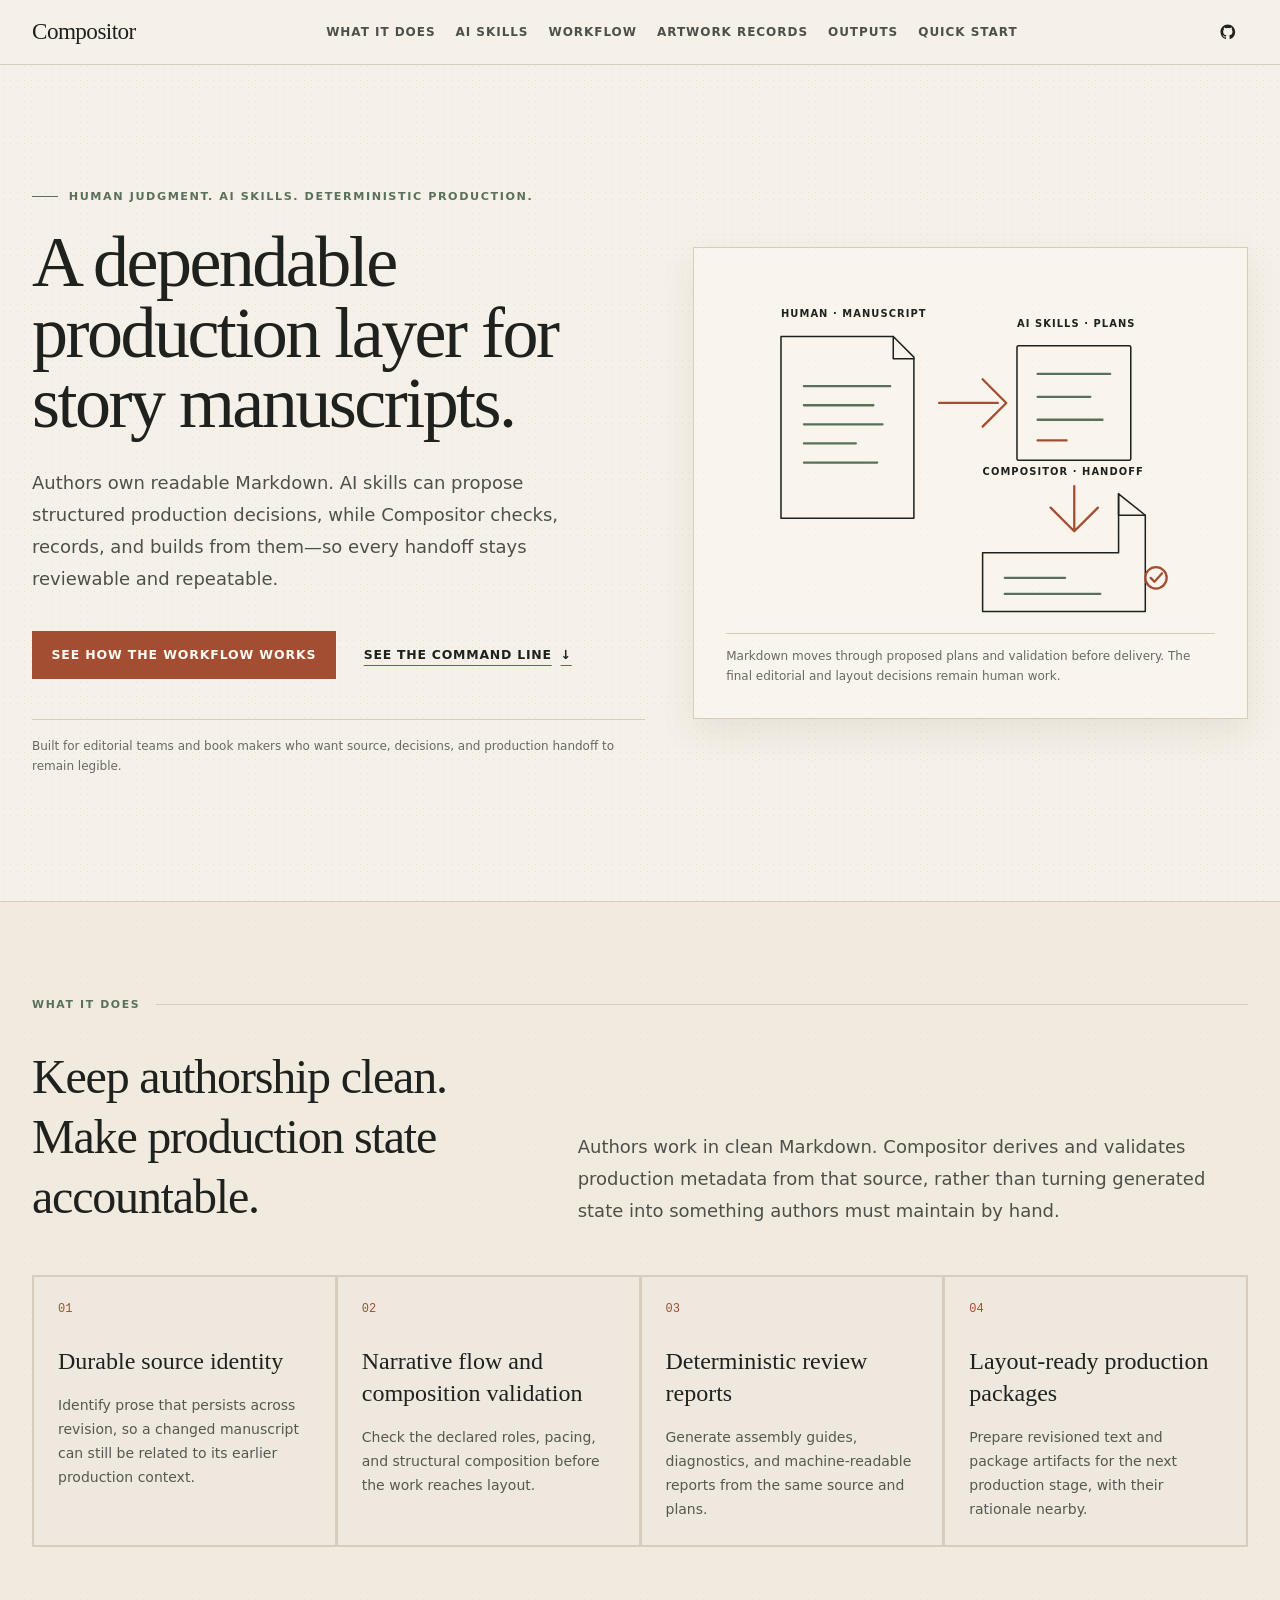
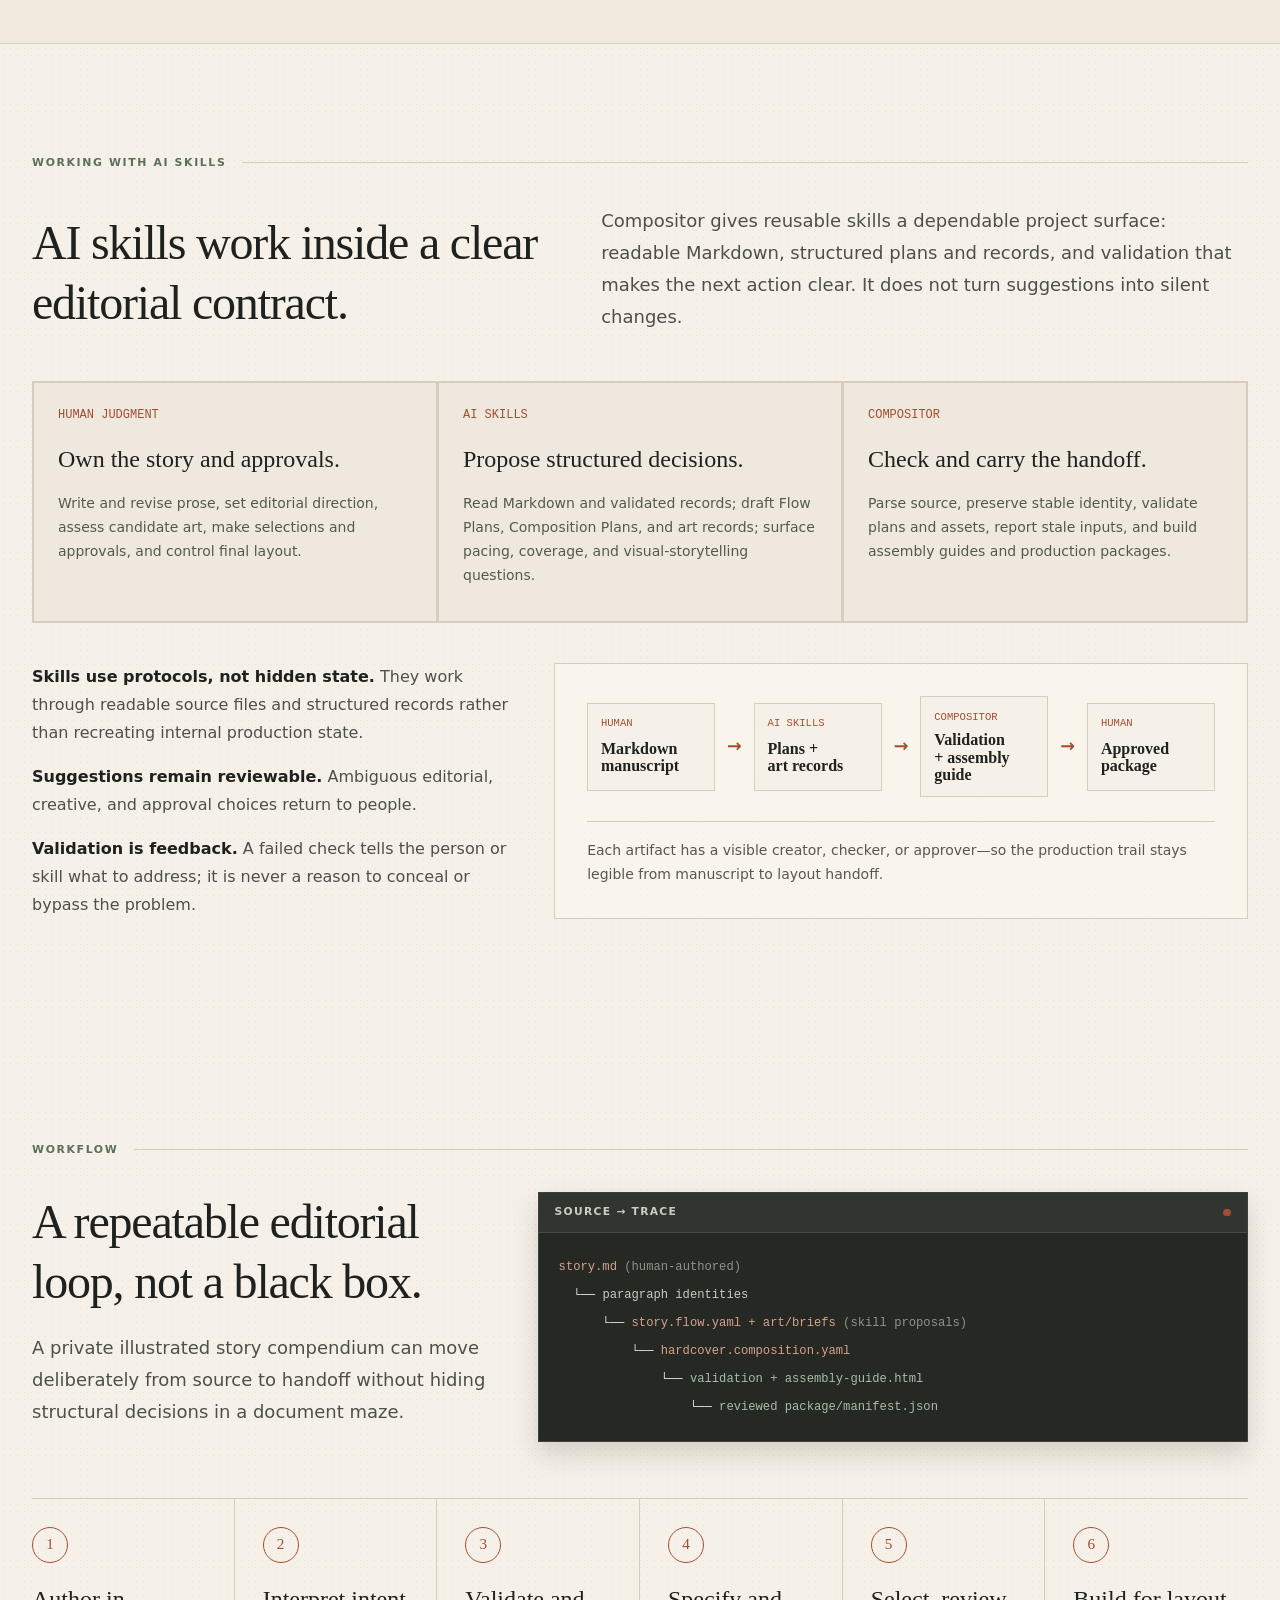
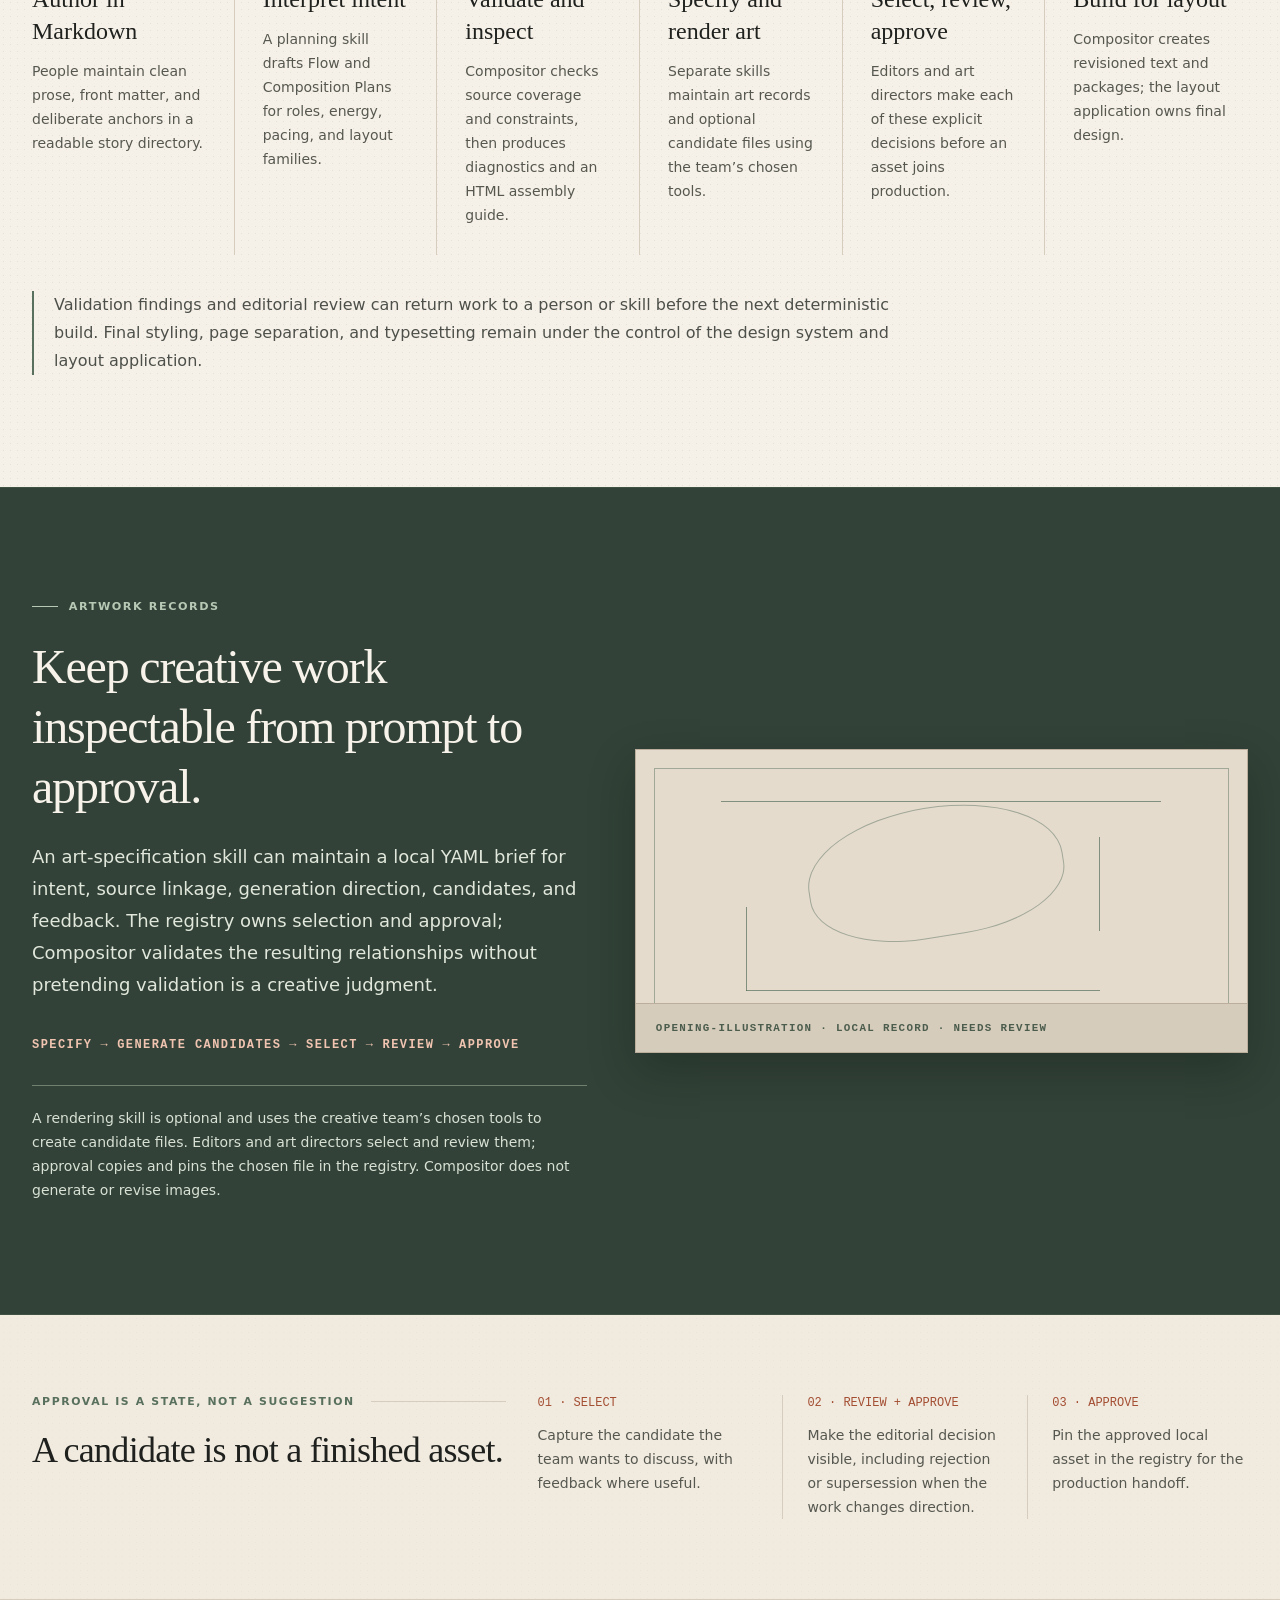
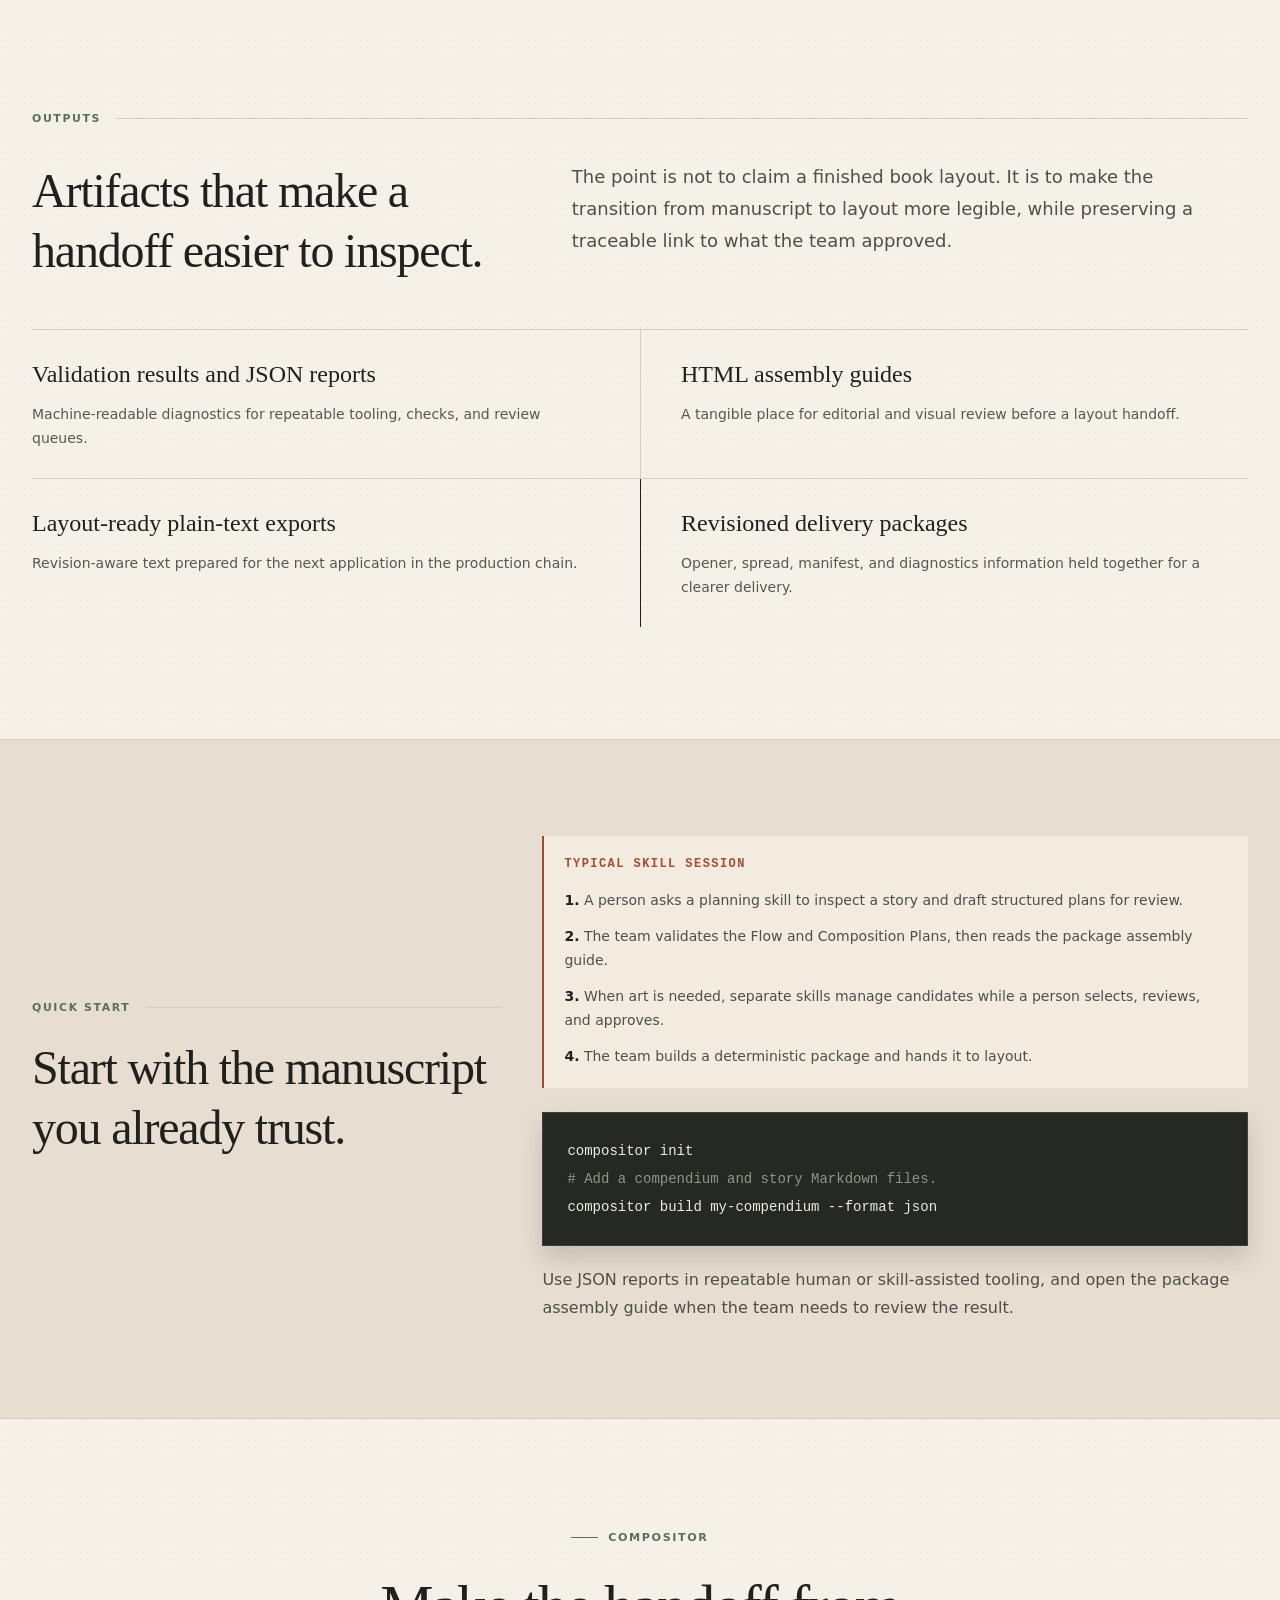
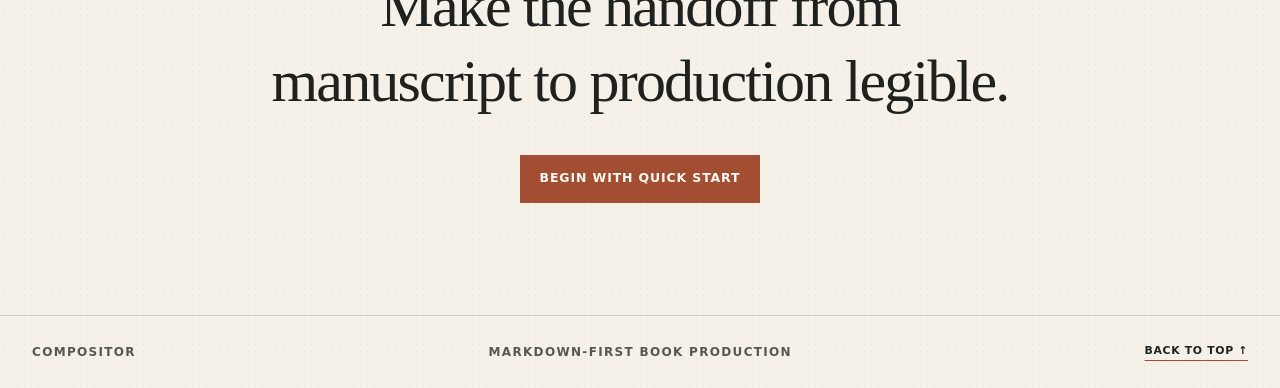
<file: index.html>
<!doctype html>
<html lang="en">
  <head>
    <meta charset="utf-8" />
    <meta name="viewport" content="width=device-width, initial-scale=1" />
    <meta
      name="description"
      content="Compositor is a deterministic, Markdown-first production layer for story manuscripts."
    />
    <title>Compositor — Markdown-first book production</title>
    <link rel="stylesheet" href="assets/styles.css" />
    <script type="module" src="assets/main.js"></script>
  </head>
  <body class="font-sans antialiased">
    <a
      class="sr-only fixed left-4 top-4 z-[100] bg-ink px-4 py-3 text-sm font-bold text-paper focus:not-sr-only"
      href="#main-content"
    >
      Skip to content
    </a>

    <header class="sticky top-0 z-50 border-b border-line bg-paper/95 backdrop-blur-sm">
      <div class="shell flex min-h-16 items-center justify-between gap-5">
        <a class="font-display text-[1.45rem] leading-none tracking-tight" href="#top" aria-label="Compositor home">Compositor</a>
        <nav class="hidden items-center gap-5 lg:flex" aria-label="Primary navigation">
          <a class="nav-link" href="#what-it-does">What it does</a>
          <a class="nav-link" href="#ai-workflow">AI skills</a>
          <a class="nav-link" href="#workflow">Workflow</a>
          <a class="nav-link" href="#artwork">Artwork records</a>
          <a class="nav-link" href="#outputs">Outputs</a>
          <a class="nav-link" href="#quick-start">Quick start</a>
        </nav>
        <div class="flex items-center gap-3">
          <a
            class="github-link"
            href="https://github.com/timperrett/compositor"
            target="_blank"
            rel="noreferrer"
            aria-label="View Compositor on GitHub"
          >
            <svg viewBox="0 0 24 24" aria-hidden="true" focusable="false">
              <path fill="currentColor" d="M12 2C6.48 2 2 6.58 2 12.23c0 4.52 2.87 8.35 6.84 9.71.5.1.68-.22.68-.49 0-.24-.01-1.04-.01-1.89-2.78.62-3.37-1.21-3.37-1.21-.46-1.2-1.11-1.52-1.11-1.52-.91-.64.07-.63.07-.63 1 .07 1.54 1.06 1.54 1.06.9 1.57 2.35 1.12 2.92.86.09-.67.35-1.12.64-1.38-2.22-.26-4.56-1.15-4.56-5.1 0-1.13.4-2.05 1.06-2.78-.11-.27-.46-1.31.1-2.73 0 0 .86-.28 2.75 1.06A9.3 9.3 0 0 1 12 6.89c.85 0 1.7.12 2.5.34 1.89-1.34 2.75-1.06 2.75-1.06.56 1.42.21 2.46.1 2.73.66.73 1.06 1.65 1.06 2.78 0 3.96-2.34 4.83-4.57 5.09.36.32.68.94.68 1.9 0 1.38-.01 2.49-.01 2.83 0 .27.18.59.69.49A10.25 10.25 0 0 0 22 12.23C22 6.58 17.52 2 12 2Z" />
            </svg>
            <span class="sr-only">GitHub</span>
          </a>
          <button
            class="grid h-10 w-10 place-items-center border border-line text-ink lg:hidden"
            type="button"
            aria-expanded="false"
            aria-controls="mobile-menu"
            data-menu-button
          >
            <span class="sr-only">Toggle navigation</span>
            <span aria-hidden="true" class="text-lg leading-none">☰</span>
          </button>
        </div>
      </div>
      <nav id="mobile-menu" class="border-t border-line bg-paper lg:hidden" aria-label="Mobile navigation" data-menu hidden>
        <div class="shell grid gap-1 py-4">
          <a class="nav-link px-1 py-2" href="#what-it-does">What it does</a>
          <a class="nav-link px-1 py-2" href="#ai-workflow">AI skills</a>
          <a class="nav-link px-1 py-2" href="#workflow">Workflow</a>
          <a class="nav-link px-1 py-2" href="#artwork">Artwork records</a>
          <a class="nav-link px-1 py-2" href="#outputs">Outputs</a>
          <a class="nav-link px-1 py-2" href="#quick-start">Quick start</a>
        </div>
      </nav>
    </header>

    <main id="main-content">
      <section id="top" class="shell grid min-h-[calc(100svh-4rem)] items-center gap-12 py-16 lg:grid-cols-[1.05fr_.95fr] lg:py-20">
        <div class="max-w-2xl">
          <p class="eyebrow">Human judgment. AI skills. Deterministic production.</p>
          <h1 class="mt-6 font-display text-5xl leading-[0.98] tracking-[-0.035em] text-ink sm:text-6xl lg:text-7xl">
            A dependable production layer for story manuscripts.
          </h1>
          <p class="mt-7 max-w-xl text-lg leading-8 text-[#4d504a]">
            Authors own readable Markdown. AI skills can propose structured production decisions, while Compositor checks, records, and builds from them—so every handoff stays reviewable and repeatable.
          </p>
          <div class="mt-9 flex flex-wrap items-center gap-x-7 gap-y-4">
            <a class="button-primary" href="#ai-workflow">See how the workflow works</a>
            <a class="text-link" href="#quick-start">See the command line <span aria-hidden="true">↓</span></a>
          </div>
          <p class="mt-10 border-t border-line pt-4 text-xs leading-5 text-[#686961]">
            Built for editorial teams and book makers who want source, decisions, and production handoff to remain legible.
          </p>
        </div>

        <figure class="relative mx-auto w-full max-w-xl border border-line bg-[#fbf7ef]/65 p-5 shadow-paper sm:p-8" aria-labelledby="hero-diagram-caption">
          <svg viewBox="0 0 640 440" class="h-auto w-full" role="img" aria-labelledby="hero-diagram-title hero-diagram-description">
            <title id="hero-diagram-title">Human, skill, and Compositor handoff</title>
            <desc id="hero-diagram-description">A manuscript passes through AI-skill plan proposals and Compositor validation to an approved production package.</desc>
            <g fill="none" stroke="currentColor" stroke-linecap="round" stroke-linejoin="round">
              <path d="M72 74h147l27 27v211H72z" stroke-width="2" />
              <path d="M219 74v29h27" stroke-width="2" />
              <path d="M102 139h113M102 164h91M102 189h103M102 214h68M102 239h96" stroke="#58705d" stroke-width="3" />
              <path d="M279 161h77M336 130l31 31-31 31" stroke="#a34e32" stroke-width="3" />
              <rect x="381" y="86" width="149" height="150" rx="2" stroke-width="2" />
              <path d="M408 123h95M408 153h69M408 183h85" stroke="#58705d" stroke-width="3" />
              <path d="M408 210h38" stroke="#a34e32" stroke-width="3" />
              <path d="M456 270v59M425 298l31 31 31-31" stroke="#a34e32" stroke-width="3" />
              <path d="M336 357h178v-77l35 28v126H336z" stroke-width="2" />
              <path d="M514 280v28h35" stroke-width="2" />
              <path d="M365 390h79M365 411h125" stroke="#58705d" stroke-width="3" />
              <circle cx="563" cy="390" r="14" stroke="#a34e32" stroke-width="3" />
              <path d="m556 390 5 5 10-11" stroke="#a34e32" stroke-width="3" />
            </g>
            <g fill="#1f211e" font-family="ui-sans-serif, system-ui, sans-serif" font-size="13" font-weight="700" letter-spacing="1.4">
              <text x="72" y="48">HUMAN · MANUSCRIPT</text>
              <text x="381" y="61">AI SKILLS · PLANS</text>
              <text x="336" y="255">COMPOSITOR · HANDOFF</text>
            </g>
          </svg>
          <figcaption id="hero-diagram-caption" class="mt-4 border-t border-line pt-3 text-xs leading-5 text-[#686961]">
            Markdown moves through proposed plans and validation before delivery. The final editorial and layout decisions remain human work.
          </figcaption>
        </figure>
      </section>

      <section id="what-it-does" class="border-y border-line bg-[#eee7da]/60 py-20 sm:py-24">
        <div class="shell">
          <p class="rule-label">What it does</p>
          <div class="mt-9 grid gap-10 lg:grid-cols-[.86fr_1.14fr] lg:items-end">
            <div>
              <h2 class="font-display text-4xl leading-tight tracking-[-0.025em] sm:text-5xl">Keep authorship clean. Make production state accountable.</h2>
            </div>
            <p class="max-w-2xl text-lg leading-8 text-[#4d504a]">
              Authors work in clean Markdown. Compositor derives and validates production metadata from that source, rather than turning generated state into something authors must maintain by hand.
            </p>
          </div>
          <div class="mt-12 grid gap-px overflow-hidden border border-line bg-line sm:grid-cols-2 lg:grid-cols-4">
            <article class="cap-card">
              <p class="font-mono text-xs text-rust">01</p>
              <h3 class="mt-7 font-display text-2xl">Durable source identity</h3>
              <p class="mt-4 text-sm leading-6 text-[#565850]">Identify prose that persists across revision, so a changed manuscript can still be related to its earlier production context.</p>
            </article>
            <article class="cap-card">
              <p class="font-mono text-xs text-rust">02</p>
              <h3 class="mt-7 font-display text-2xl">Narrative flow and composition validation</h3>
              <p class="mt-4 text-sm leading-6 text-[#565850]">Check the declared roles, pacing, and structural composition before the work reaches layout.</p>
            </article>
            <article class="cap-card">
              <p class="font-mono text-xs text-rust">03</p>
              <h3 class="mt-7 font-display text-2xl">Deterministic review reports</h3>
              <p class="mt-4 text-sm leading-6 text-[#565850]">Generate assembly guides, diagnostics, and machine-readable reports from the same source and plans.</p>
            </article>
            <article class="cap-card">
              <p class="font-mono text-xs text-rust">04</p>
              <h3 class="mt-7 font-display text-2xl">Layout-ready production packages</h3>
              <p class="mt-4 text-sm leading-6 text-[#565850]">Prepare revisioned text and package artifacts for the next production stage, with their rationale nearby.</p>
            </article>
          </div>
        </div>
      </section>

      <section id="ai-workflow" class="shell py-20 sm:py-28">
        <p class="rule-label">Working with AI skills</p>
        <div class="mt-9 grid gap-10 lg:grid-cols-[.9fr_1.1fr] lg:items-end">
          <div>
            <h2 class="font-display text-4xl leading-tight tracking-[-0.025em] sm:text-5xl">AI skills work inside a clear editorial contract.</h2>
          </div>
          <p class="max-w-2xl text-lg leading-8 text-[#4d504a]">
            Compositor gives reusable skills a dependable project surface: readable Markdown, structured plans and records, and validation that makes the next action clear. It does not turn suggestions into silent changes.
          </p>
        </div>

        <div class="mt-12 grid gap-px overflow-hidden border border-line bg-line md:grid-cols-3" aria-label="Responsibility matrix">
          <article class="role-card">
            <p class="font-mono text-xs text-rust">HUMAN JUDGMENT</p>
            <h3 class="mt-5 font-display text-2xl">Own the story and approvals.</h3>
            <p class="mt-4 text-sm leading-6 text-[#565850]">Write and revise prose, set editorial direction, assess candidate art, make selections and approvals, and control final layout.</p>
          </article>
          <article class="role-card">
            <p class="font-mono text-xs text-rust">AI SKILLS</p>
            <h3 class="mt-5 font-display text-2xl">Propose structured decisions.</h3>
            <p class="mt-4 text-sm leading-6 text-[#565850]">Read Markdown and validated records; draft Flow Plans, Composition Plans, and art records; surface pacing, coverage, and visual-storytelling questions.</p>
          </article>
          <article class="role-card">
            <p class="font-mono text-xs text-rust">COMPOSITOR</p>
            <h3 class="mt-5 font-display text-2xl">Check and carry the handoff.</h3>
            <p class="mt-4 text-sm leading-6 text-[#565850]">Parse source, preserve stable identity, validate plans and assets, report stale inputs, and build assembly guides and production packages.</p>
          </article>
        </div>

        <div class="mt-10 grid gap-10 lg:grid-cols-[.82fr_1.18fr] lg:items-center">
          <div class="space-y-4 text-base leading-7 text-[#4d504a]">
            <p><strong class="text-ink">Skills use protocols, not hidden state.</strong> They work through readable source files and structured records rather than recreating internal production state.</p>
            <p><strong class="text-ink">Suggestions remain reviewable.</strong> Ambiguous editorial, creative, and approval choices return to people.</p>
            <p><strong class="text-ink">Validation is feedback.</strong> A failed check tells the person or skill what to address; it is never a reason to conceal or bypass the problem.</p>
          </div>
          <figure class="border border-line bg-[#fbf7ef]/65 p-6 sm:p-8" aria-labelledby="handoff-caption">
            <div class="handoff-rail" aria-label="Artifact handoff">
              <div class="handoff-node">
                <span class="font-mono text-[0.66rem] text-rust">HUMAN</span>
                <strong>Markdown<br />manuscript</strong>
              </div>
              <span class="handoff-arrow" aria-hidden="true">→</span>
              <div class="handoff-node">
                <span class="font-mono text-[0.66rem] text-rust">AI SKILLS</span>
                <strong>Plans +<br />art records</strong>
              </div>
              <span class="handoff-arrow" aria-hidden="true">→</span>
              <div class="handoff-node">
                <span class="font-mono text-[0.66rem] text-rust">COMPOSITOR</span>
                <strong>Validation<br />+ assembly guide</strong>
              </div>
              <span class="handoff-arrow" aria-hidden="true">→</span>
              <div class="handoff-node">
                <span class="font-mono text-[0.66rem] text-rust">HUMAN</span>
                <strong>Approved<br />package</strong>
              </div>
            </div>
            <figcaption id="handoff-caption" class="mt-6 border-t border-line pt-4 text-sm leading-6 text-[#565850]">
              Each artifact has a visible creator, checker, or approver—so the production trail stays legible from manuscript to layout handoff.
            </figcaption>
          </figure>
        </div>
      </section>

      <section id="workflow" class="shell py-20 sm:py-28">
        <p class="rule-label">Workflow</p>
        <div class="mt-9 grid gap-8 lg:grid-cols-[.8fr_1.2fr]">
          <div>
            <h2 class="font-display text-4xl leading-tight tracking-[-0.025em] sm:text-5xl">A repeatable editorial loop, not a black box.</h2>
            <p class="mt-5 max-w-lg text-lg leading-8 text-[#4d504a]">A private illustrated story compendium can move deliberately from source to handoff without hiding structural decisions in a document maze.</p>
          </div>
          <aside class="code-panel self-start" aria-label="Example source-to-output trace">
            <div class="code-heading"><span>source → trace</span><span class="dot" aria-hidden="true"></span></div>
            <pre class="overflow-x-auto p-5 font-mono text-[0.76rem] leading-7"><code><span class="text-[#d8a18d]">story.md</span> <span class="text-[#8d9689]">(human-authored)</span>
  └── <span class="text-[#c8cec0]">paragraph identities</span>
      └── <span class="text-[#d8a18d]">story.flow.yaml + art/briefs</span> <span class="text-[#8d9689]">(skill proposals)</span>
          └── <span class="text-[#d8a18d]">hardcover.composition.yaml</span>
              └── <span class="text-[#a7bfa9]">validation + assembly-guide.html</span>
                  └── <span class="text-[#a7bfa9]">reviewed package/manifest.json</span></code></pre>
          </aside>
        </div>
        <ol class="mt-14 grid gap-0 border-t border-line xl:grid-cols-6">
          <li class="border-b border-line py-7 pr-6 xl:border-b-0 xl:border-r xl:pr-7">
            <span class="step-number">1</span>
            <h3 class="mt-5 font-display text-2xl">Author in Markdown</h3>
            <p class="mt-3 text-sm leading-6 text-[#565850]">People maintain clean prose, front matter, and deliberate anchors in a readable story directory.</p>
          </li>
          <li class="border-b border-line py-7 pr-6 xl:border-b-0 xl:border-r xl:px-7">
            <span class="step-number">2</span>
            <h3 class="mt-5 font-display text-2xl">Interpret intent</h3>
            <p class="mt-3 text-sm leading-6 text-[#565850]">A planning skill drafts Flow and Composition Plans for roles, energy, pacing, and layout families.</p>
          </li>
          <li class="border-b border-line py-7 pr-6 xl:border-b-0 xl:border-r xl:px-7">
            <span class="step-number">3</span>
            <h3 class="mt-5 font-display text-2xl">Validate and inspect</h3>
            <p class="mt-3 text-sm leading-6 text-[#565850]">Compositor checks source coverage and constraints, then produces diagnostics and an HTML assembly guide.</p>
          </li>
          <li class="border-b border-line py-7 pr-6 xl:border-b-0 xl:border-r xl:px-7">
            <span class="step-number">4</span>
            <h3 class="mt-5 font-display text-2xl">Specify and render art</h3>
            <p class="mt-3 text-sm leading-6 text-[#565850]">Separate skills maintain art records and optional candidate files using the team’s chosen tools.</p>
          </li>
          <li class="border-b border-line py-7 pr-6 xl:border-b-0 xl:border-r xl:px-7">
            <span class="step-number">5</span>
            <h3 class="mt-5 font-display text-2xl">Select, review, approve</h3>
            <p class="mt-3 text-sm leading-6 text-[#565850]">Editors and art directors make each of these explicit decisions before an asset joins production.</p>
          </li>
          <li class="py-7 xl:pl-7">
            <span class="step-number">6</span>
            <h3 class="mt-5 font-display text-2xl">Build for layout</h3>
            <p class="mt-3 text-sm leading-6 text-[#565850]">Compositor creates revisioned text and packages; the layout application owns final design.</p>
          </li>
        </ol>
        <p class="mt-9 max-w-4xl border-l-2 border-moss pl-5 text-base leading-7 text-[#4d504a]">
          Validation findings and editorial review can return work to a person or skill before the next deterministic build. Final styling, page separation, and typesetting remain under the control of the design system and layout application.
        </p>
      </section>

      <section id="artwork" class="border-y border-[#3e5142] bg-[#324238] py-20 text-[#f8f3ea] sm:py-28">
        <div class="shell grid gap-12 lg:grid-cols-[.95fr_1.05fr] lg:items-center">
          <div>
            <p class="eyebrow !text-[#b7c8b5]">Artwork records</p>
            <h2 class="mt-6 font-display text-4xl leading-tight tracking-[-0.025em] sm:text-5xl">Keep creative work inspectable from prompt to approval.</h2>
            <p class="mt-6 max-w-xl text-lg leading-8 text-[#e1e7db]">
              An art-specification skill can maintain a local YAML brief for intent, source linkage, generation direction, candidates, and feedback. The registry owns selection and approval; Compositor validates the resulting relationships without pretending validation is a creative judgment.
            </p>
            <ol class="mt-9 flex flex-wrap gap-x-2 gap-y-3 font-mono text-xs font-bold uppercase tracking-[0.12em] text-[#f0c4b0]" aria-label="Artwork lifecycle">
              <li>Specify</li><li aria-hidden="true">→</li><li>Generate candidates</li><li aria-hidden="true">→</li><li>Select</li><li aria-hidden="true">→</li><li>Review</li><li aria-hidden="true">→</li><li>Approve</li>
            </ol>
            <p class="mt-8 border-t border-[#718170] pt-5 text-sm leading-6 text-[#d8e1d4]">
              A rendering skill is optional and uses the creative team’s chosen tools to create candidate files. Editors and art directors select and review them; approval copies and pins the chosen file in the registry. Compositor does not generate or revise images.
            </p>
          </div>
          <figure class="art-frame shadow-[0_18px_42px_rgba(11,20,13,.28)]" aria-labelledby="art-caption">
            <div class="absolute inset-x-[14%] top-[17%] h-px bg-moss/70"></div>
            <div class="absolute bottom-[20%] left-[18%] h-px w-[58%] bg-moss/70"></div>
            <div class="absolute bottom-[20%] left-[18%] h-[28%] w-px bg-moss/70"></div>
            <div class="absolute right-[24%] top-[29%] h-[31%] w-px bg-moss/70"></div>
            <div class="absolute inset-x-0 bottom-0 border-t border-[#bcae9c] bg-[#d6ccbc] px-5 py-4 font-mono text-[0.68rem] font-bold uppercase tracking-[0.12em] text-[#4c5d4d]">
              opening-illustration · local record · needs review
            </div>
            <figcaption id="art-caption" class="sr-only">A neutral placeholder for a structured artwork record, not a proposed illustration.</figcaption>
          </figure>
        </div>
      </section>

      <section class="border-b border-line bg-[#eee7da]/60 py-16 sm:py-20">
        <div class="shell grid gap-8 lg:grid-cols-[.8fr_1.2fr]">
          <div>
            <p class="rule-label">Approval is a state, not a suggestion</p>
            <h2 class="mt-5 font-display text-3xl leading-tight tracking-[-0.02em] sm:text-4xl">A candidate is not a finished asset.</h2>
          </div>
          <div class="grid gap-6 sm:grid-cols-3">
            <article>
              <p class="font-mono text-xs text-rust">01 · SELECT</p>
              <p class="mt-3 text-sm leading-6 text-[#565850]">Capture the candidate the team wants to discuss, with feedback where useful.</p>
            </article>
            <article class="border-t border-line pt-6 sm:border-l sm:border-t-0 sm:pl-6 sm:pt-0">
              <p class="font-mono text-xs text-rust">02 · REVIEW + APPROVE</p>
              <p class="mt-3 text-sm leading-6 text-[#565850]">Make the editorial decision visible, including rejection or supersession when the work changes direction.</p>
            </article>
            <article class="border-t border-line pt-6 sm:border-l sm:border-t-0 sm:pl-6 sm:pt-0">
              <p class="font-mono text-xs text-rust">03 · APPROVE</p>
              <p class="mt-3 text-sm leading-6 text-[#565850]">Pin the approved local asset in the registry for the production handoff.</p>
            </article>
          </div>
        </div>
      </section>

      <section id="outputs" class="shell py-20 sm:py-28">
        <p class="rule-label">Outputs</p>
        <div class="mt-9 grid gap-10 lg:grid-cols-[.85fr_1.15fr]">
          <div>
            <h2 class="font-display text-4xl leading-tight tracking-[-0.025em] sm:text-5xl">Artifacts that make a handoff easier to inspect.</h2>
          </div>
          <p class="max-w-2xl text-lg leading-8 text-[#4d504a]">The point is not to claim a finished book layout. It is to make the transition from manuscript to layout more legible, while preserving a traceable link to what the team approved.</p>
        </div>
        <div class="mt-12 grid border-t border-line md:grid-cols-2">
          <article class="border-b border-line py-7 md:pr-10">
            <h3 class="font-display text-2xl">Validation results and JSON reports</h3>
            <p class="mt-3 text-sm leading-6 text-[#565850]">Machine-readable diagnostics for repeatable tooling, checks, and review queues.</p>
          </article>
          <article class="border-b border-line py-7 md:border-l md:pl-10">
            <h3 class="font-display text-2xl">HTML assembly guides</h3>
            <p class="mt-3 text-sm leading-6 text-[#565850]">A tangible place for editorial and visual review before a layout handoff.</p>
          </article>
          <article class="border-b border-line py-7 md:border-b-0 md:pr-10">
            <h3 class="font-display text-2xl">Layout-ready plain-text exports</h3>
            <p class="mt-3 text-sm leading-6 text-[#565850]">Revision-aware text prepared for the next application in the production chain.</p>
          </article>
          <article class="py-7 md:border-l md:pl-10">
            <h3 class="font-display text-2xl">Revisioned delivery packages</h3>
            <p class="mt-3 text-sm leading-6 text-[#565850]">Opener, spread, manifest, and diagnostics information held together for a clearer delivery.</p>
          </article>
        </div>
      </section>

      <section id="quick-start" class="border-y border-line bg-[#e7ddd0] py-20 sm:py-24">
        <div class="shell grid gap-10 lg:grid-cols-[.8fr_1.2fr] lg:items-center">
          <div>
            <p class="rule-label">Quick start</p>
            <h2 class="mt-6 font-display text-4xl leading-tight tracking-[-0.025em] sm:text-5xl">Start with the manuscript you already trust.</h2>
          </div>
          <div class="min-w-0">
            <aside class="mb-6 border-l-2 border-rust bg-[#f3ebdf] px-5 py-5" aria-label="Typical skill session">
              <p class="font-mono text-xs font-bold uppercase tracking-[0.12em] text-rust">Typical skill session</p>
              <ol class="mt-4 grid gap-3 text-sm leading-6 text-[#4d504a]">
                <li><strong class="text-ink">1.</strong> A person asks a planning skill to inspect a story and draft structured plans for review.</li>
                <li><strong class="text-ink">2.</strong> The team validates the Flow and Composition Plans, then reads the package assembly guide.</li>
                <li><strong class="text-ink">3.</strong> When art is needed, separate skills manage candidates while a person selects, reviews, and approves.</li>
                <li><strong class="text-ink">4.</strong> The team builds a deterministic package and hands it to layout.</li>
              </ol>
            </aside>
            <pre class="code-panel"><code class="block overflow-x-auto p-6 font-mono text-sm leading-7">compositor init
<span class="text-[#8d9689]"># Add a compendium and story Markdown files.</span>
compositor build my-compendium --format json</code></pre>
            <p class="mt-5 text-base leading-7 text-[#4d504a]">Use JSON reports in repeatable human or skill-assisted tooling, and open the package assembly guide when the team needs to review the result.</p>
          </div>
        </div>
      </section>

      <section class="shell py-20 text-center sm:py-28">
        <p class="eyebrow mx-auto w-fit">Compositor</p>
        <h2 class="mx-auto mt-6 max-w-3xl font-display text-4xl leading-tight tracking-[-0.03em] sm:text-6xl">Make the handoff from manuscript to production legible.</h2>
        <a class="button-primary mt-9" href="#quick-start">Begin with quick start</a>
      </section>
    </main>

    <footer class="border-t border-line">
      <div class="shell flex flex-col gap-3 py-7 text-xs font-bold uppercase tracking-[0.11em] text-[#565850] sm:flex-row sm:items-center sm:justify-between">
        <span>Compositor</span>
        <span>Markdown-first book production</span>
        <a class="text-link !text-[0.68rem]" href="#top">Back to top ↑</a>
      </div>
    </footer>
  </body>
</html>
</file>
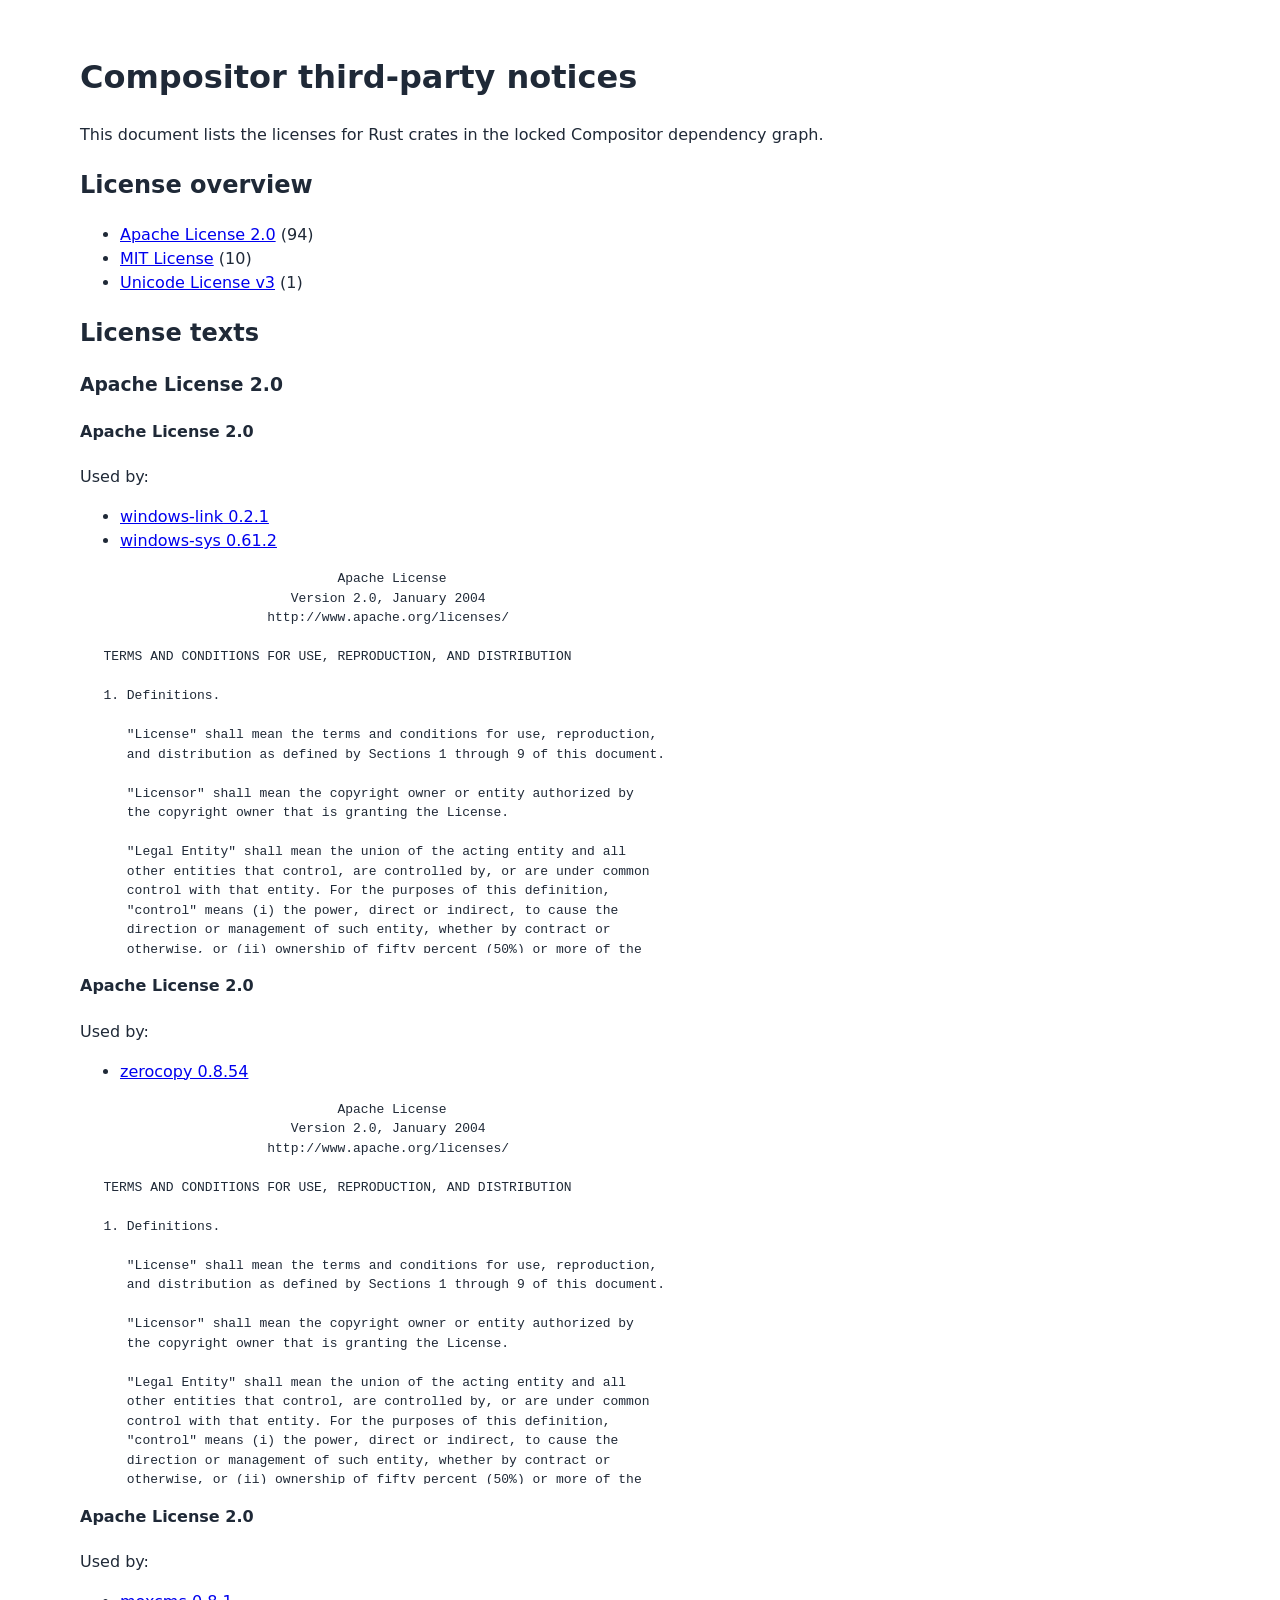
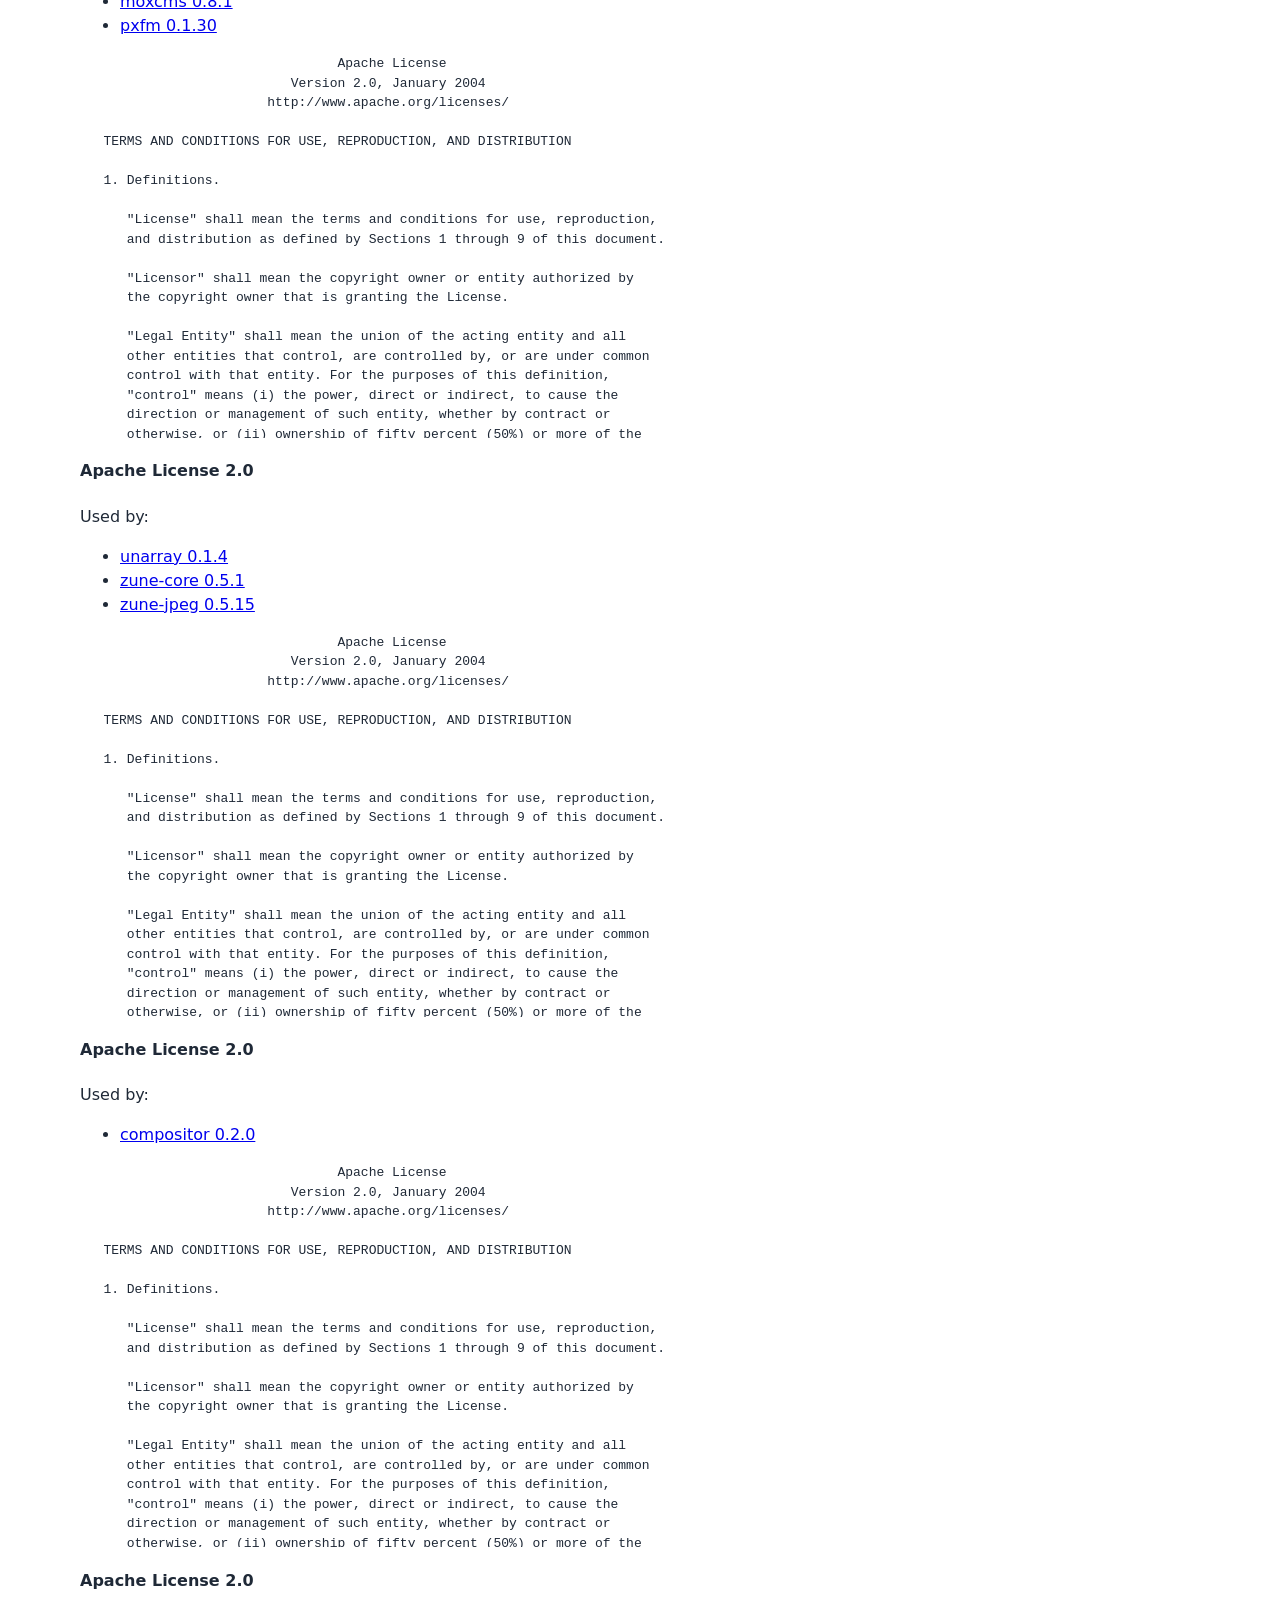
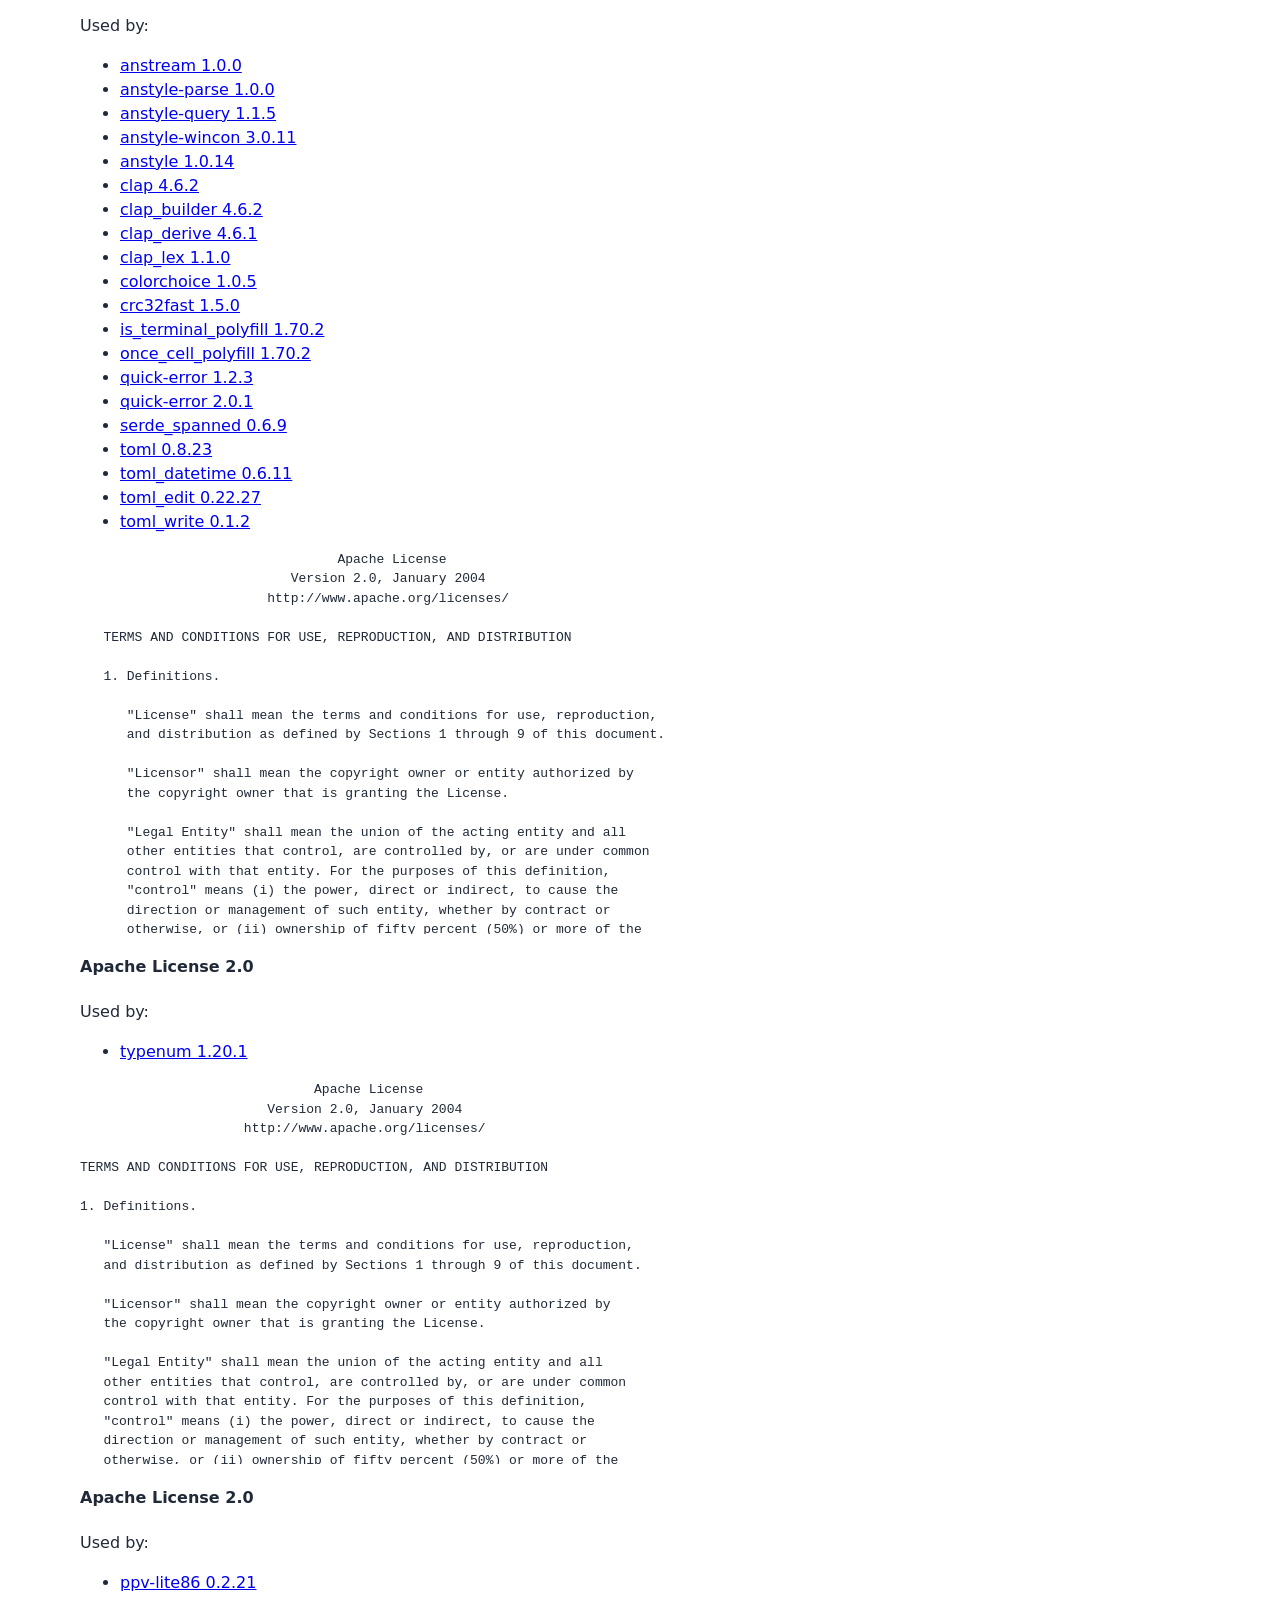
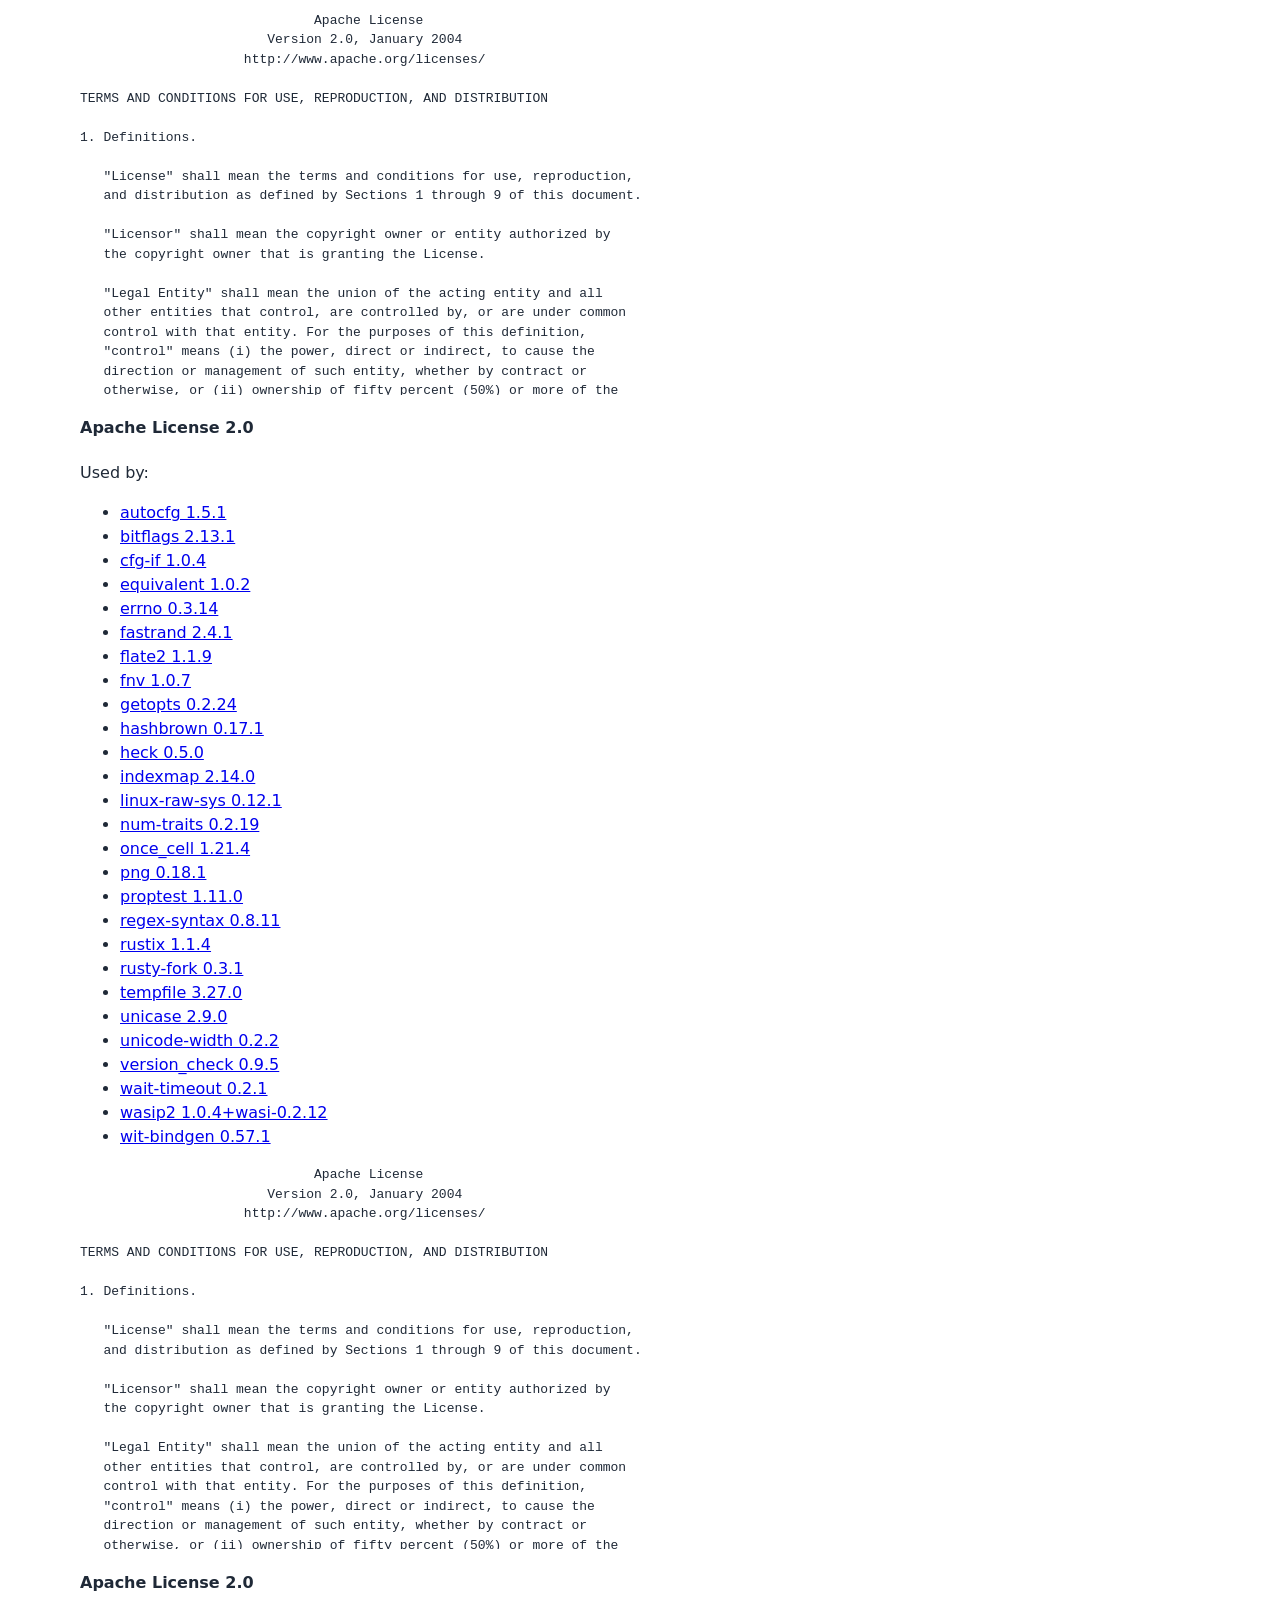
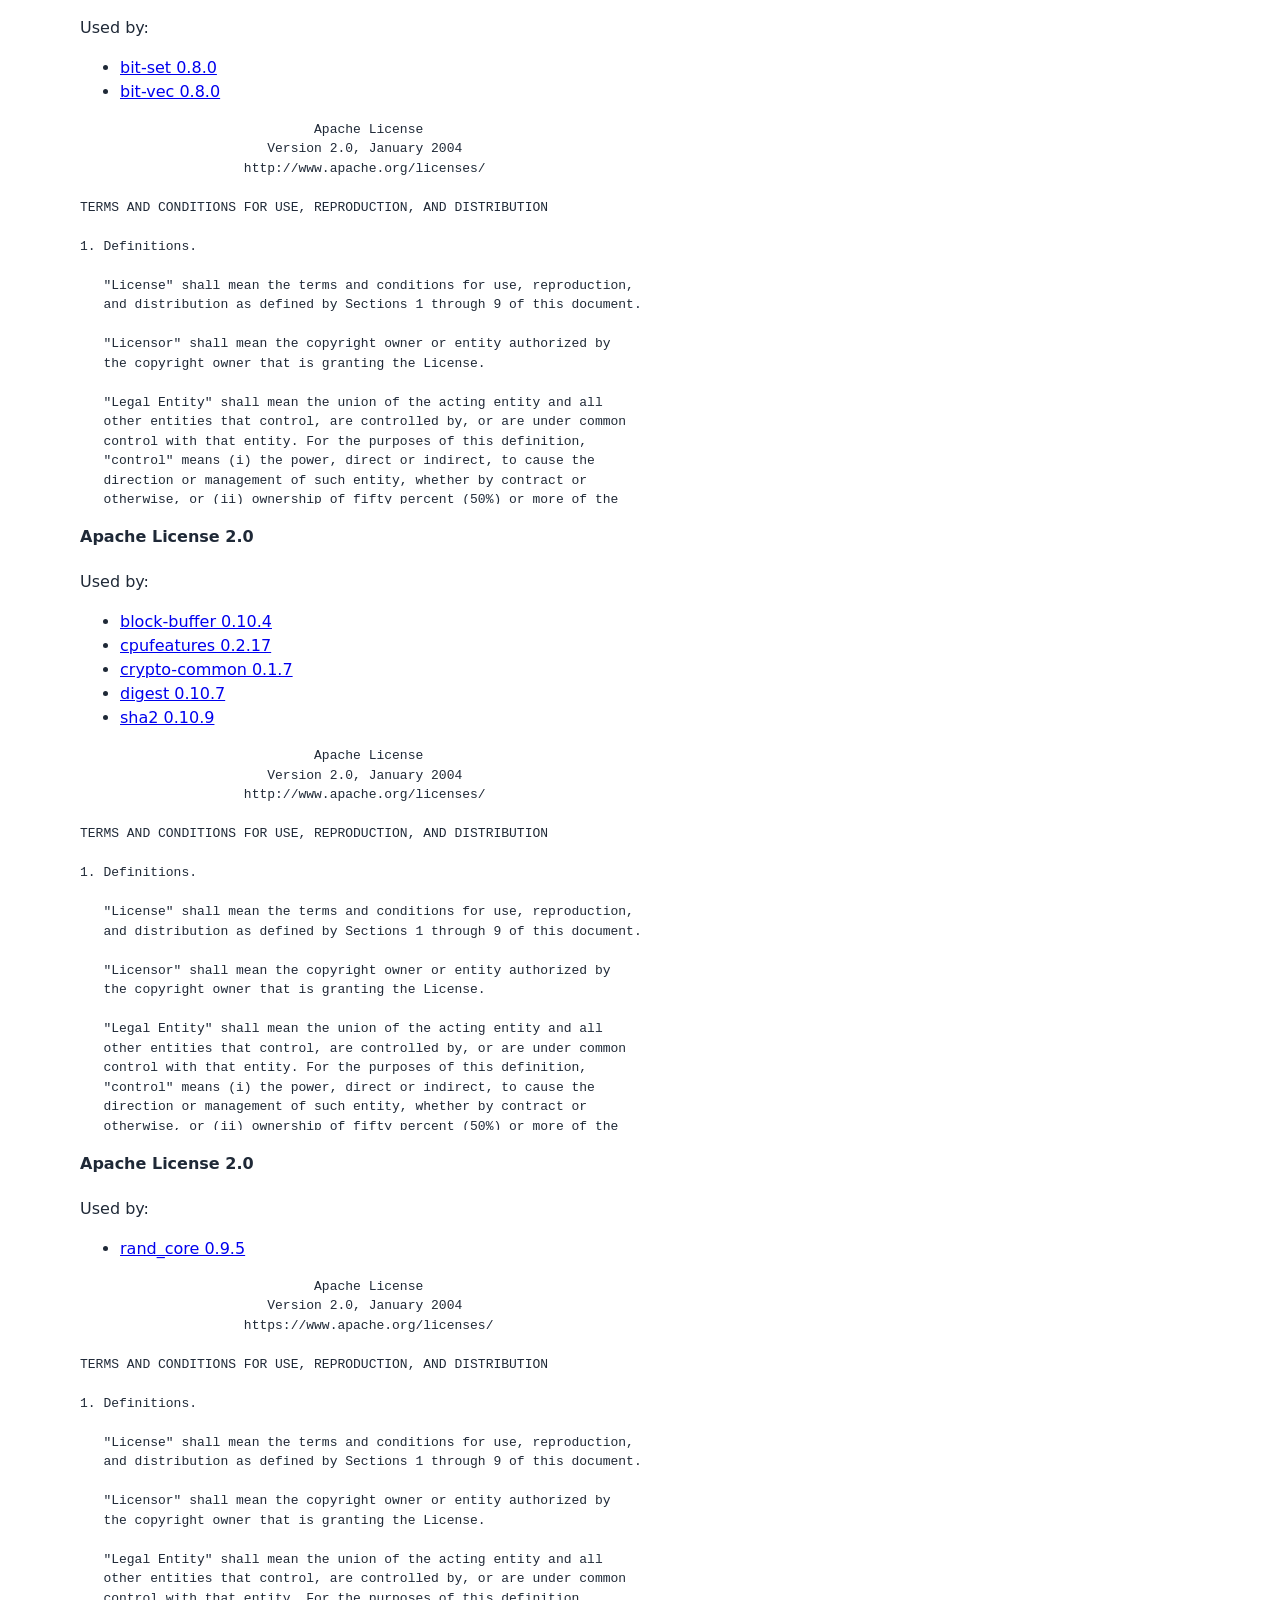
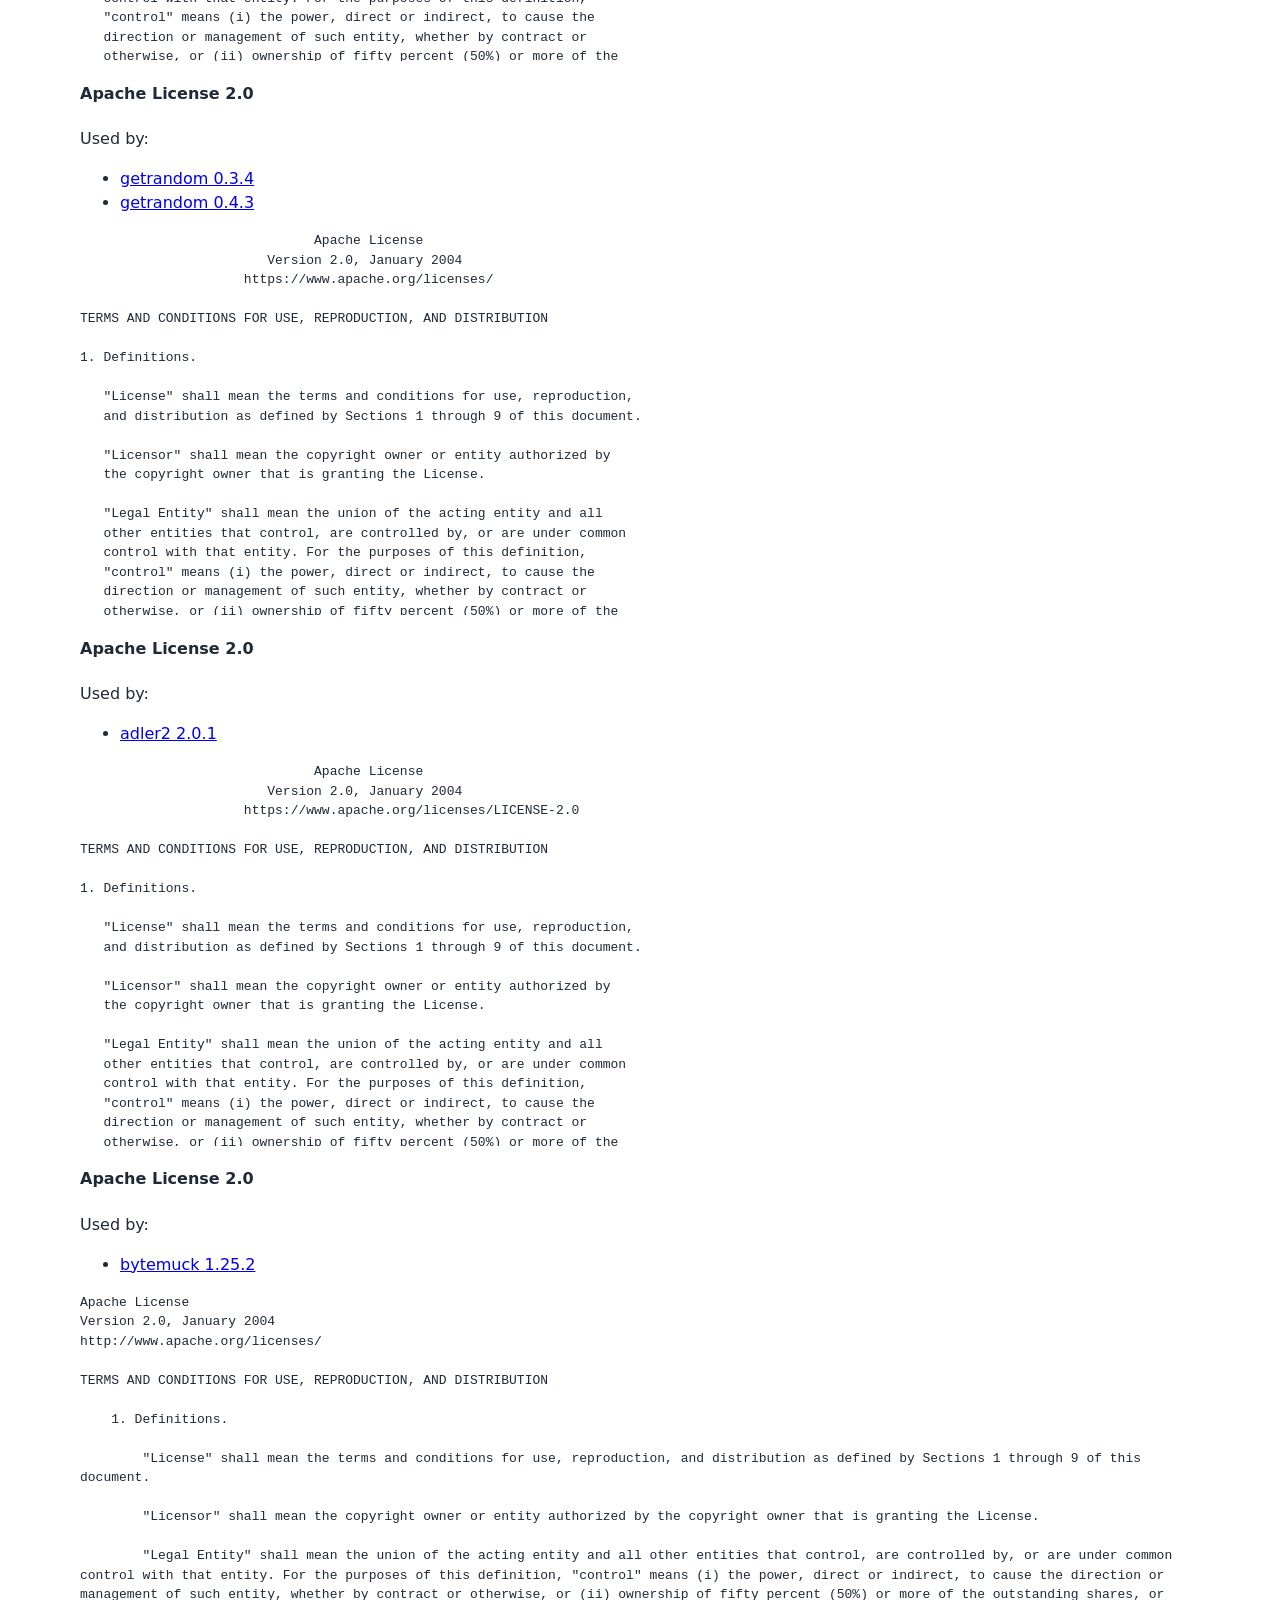
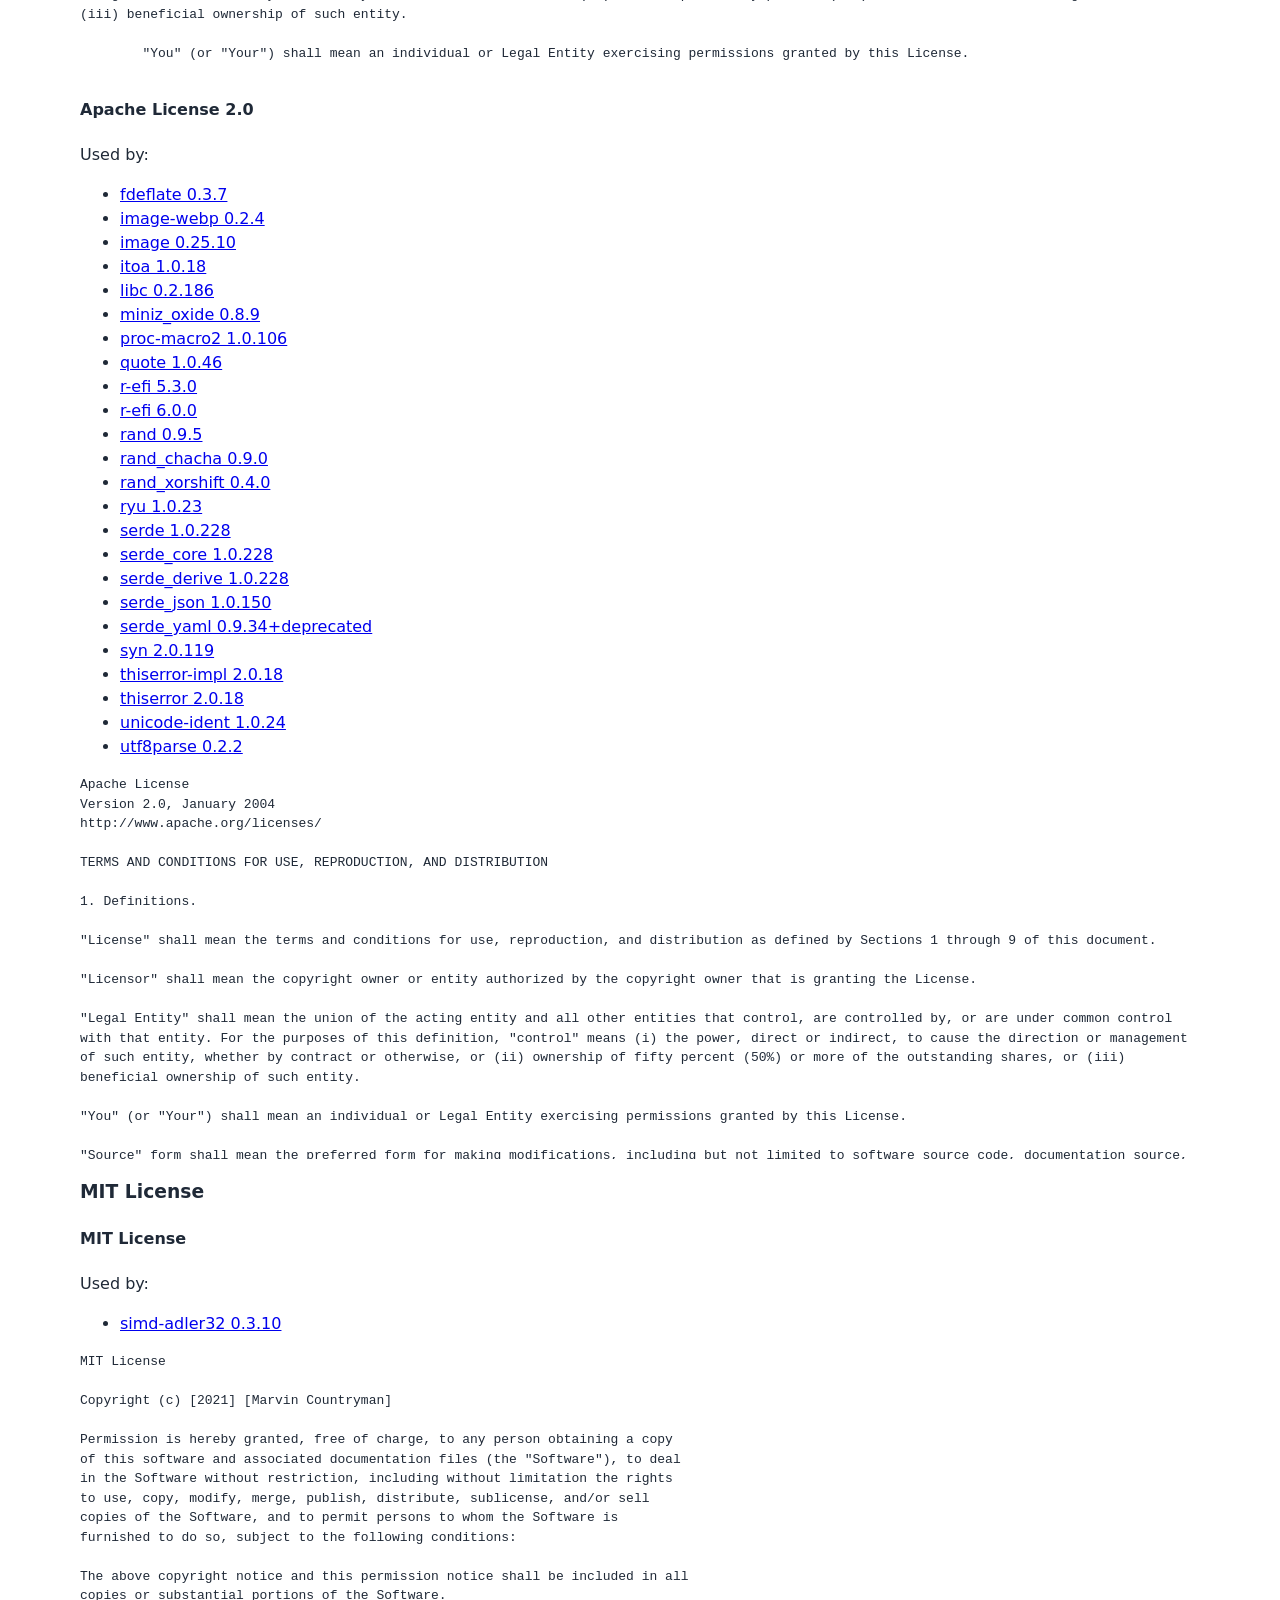
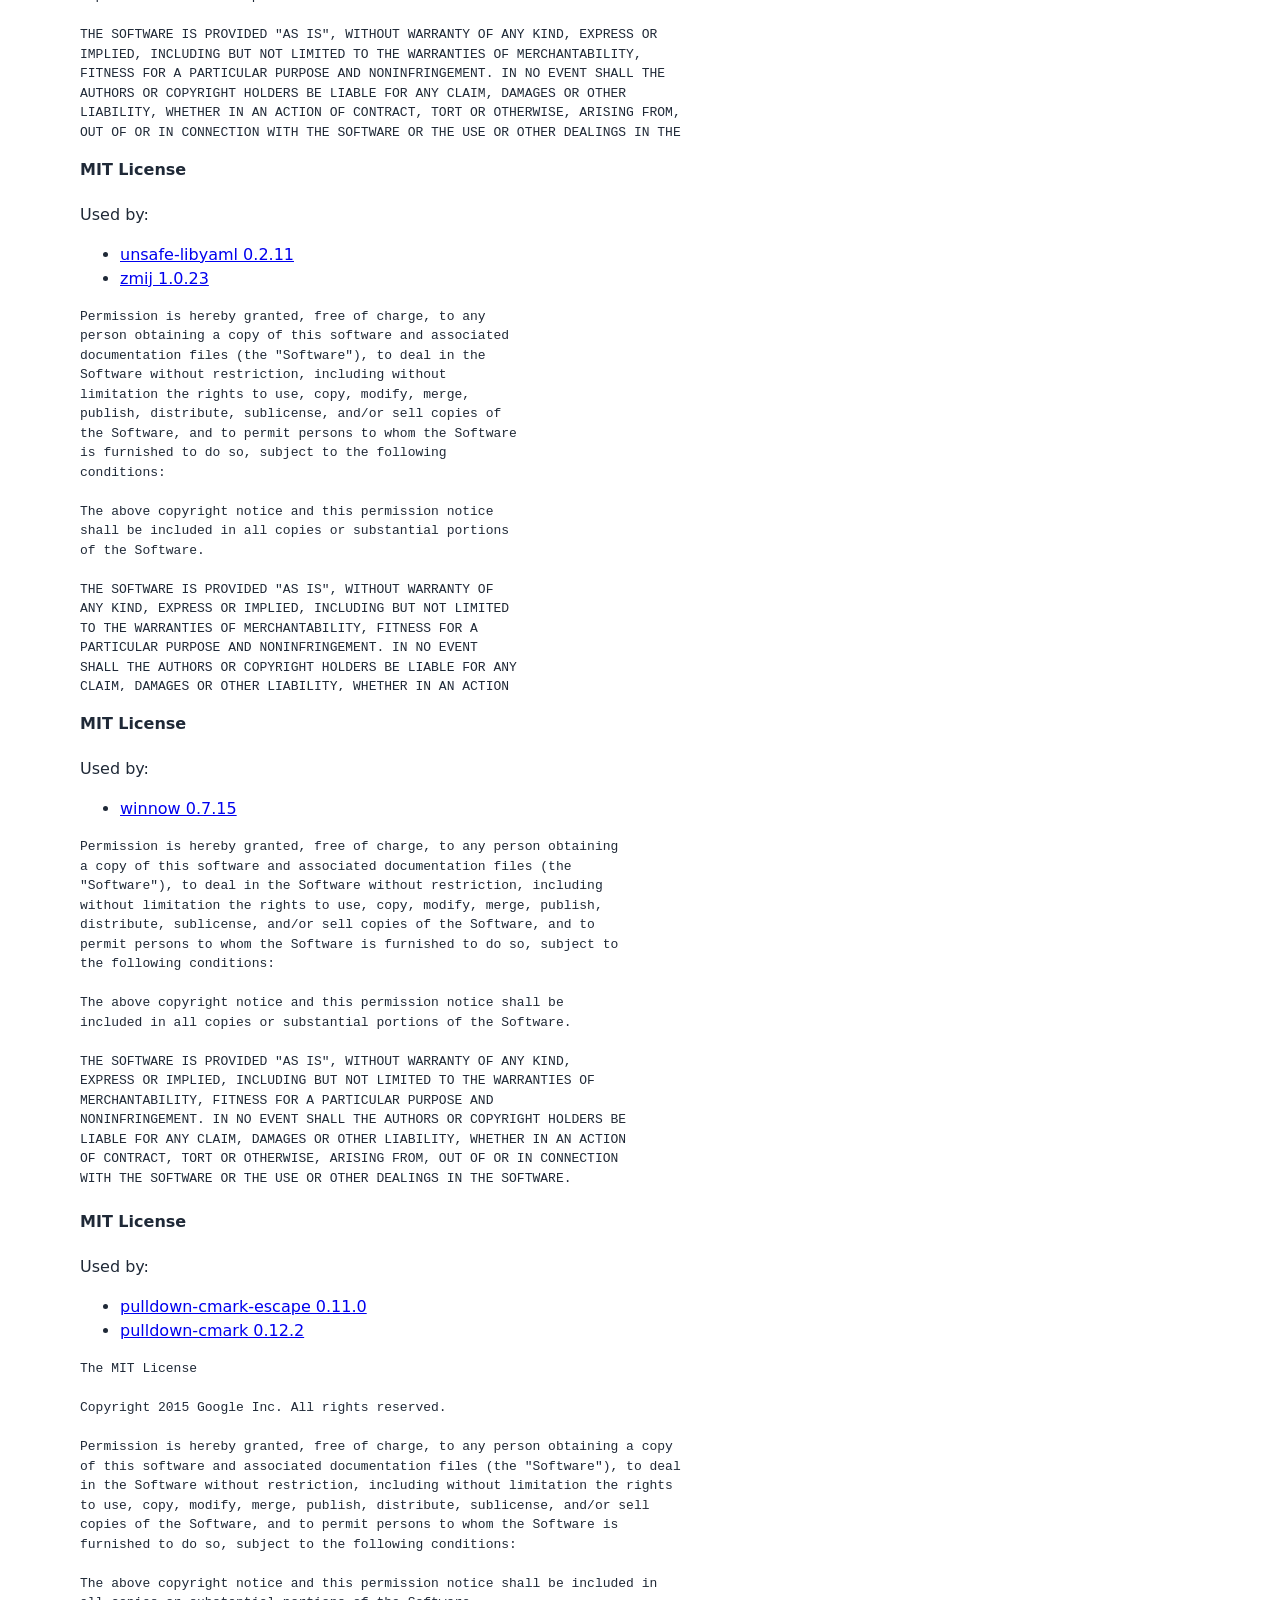
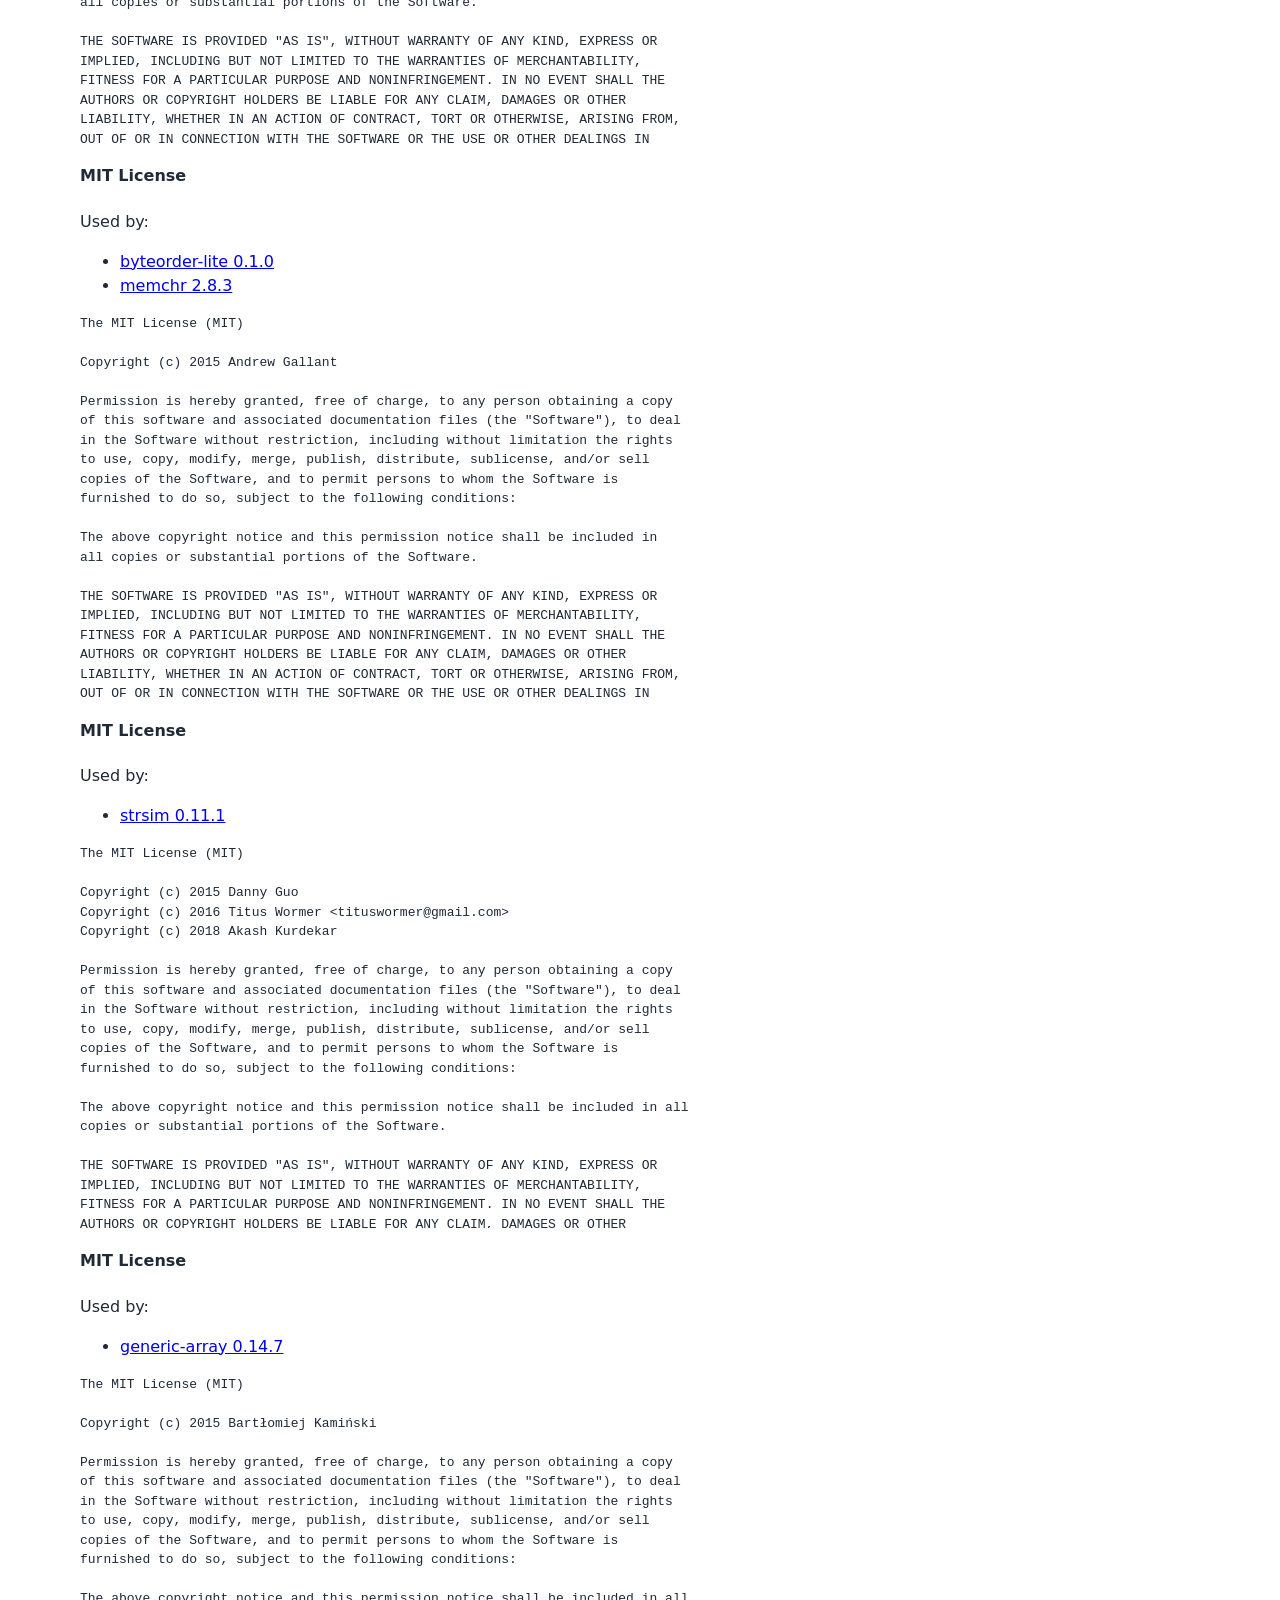
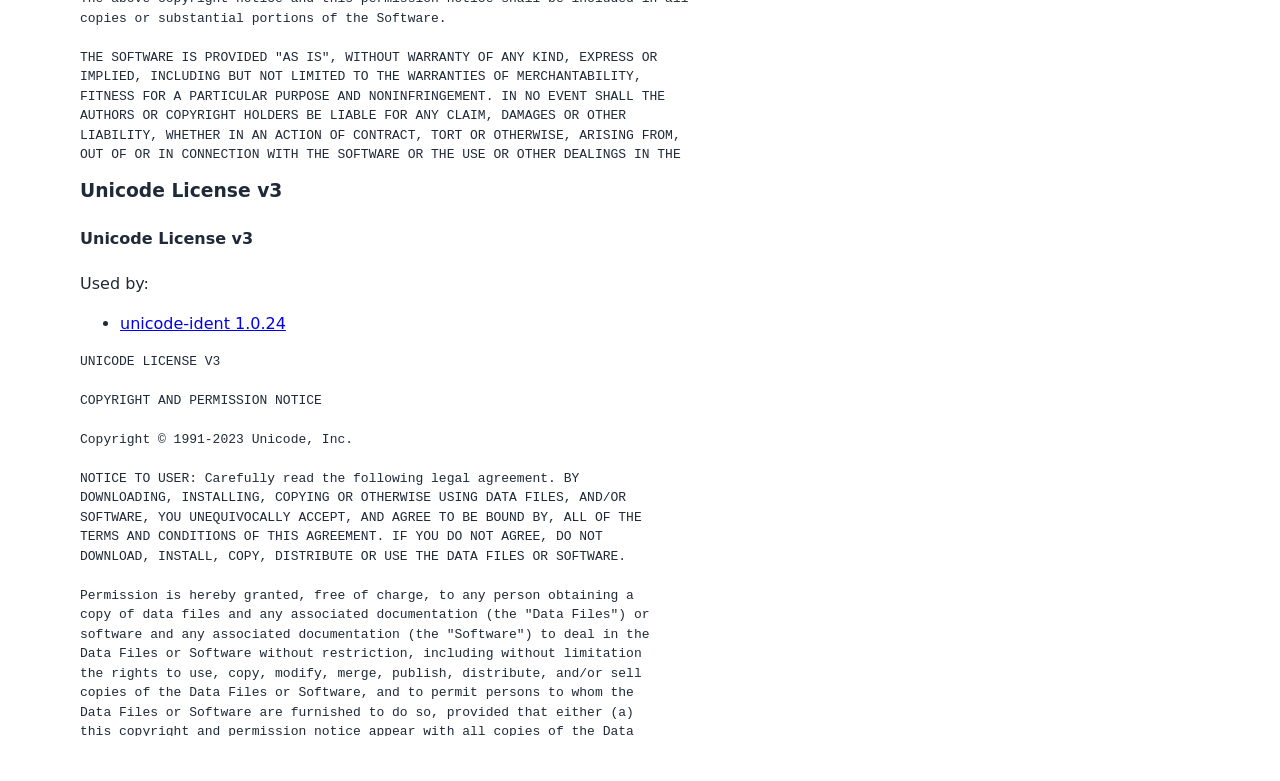
<file: THIRD_PARTY_NOTICES.html>
<!--
Copyright 2020-2024, Embark Studios
SPDX-License-Identifier: MIT OR Apache-2.0
-->
<!doctype html>
<html lang="en">
  <head>
    <meta charset="utf-8">
    <meta name="viewport" content="width=device-width, initial-scale=1">
    <title>Compositor third-party notices</title>
    <style>
      body { color: #1f2937; font-family: system-ui, sans-serif; line-height: 1.5; margin: 0; }
      main { margin: 0 auto; max-width: 70rem; padding: 2rem; }
      .license-text { max-height: 24rem; overflow: auto; white-space: pre-wrap; }
    </style>
  </head>
  <body>
    <main>
      <h1>Compositor third-party notices</h1>
      <p>This document lists the licenses for Rust crates in the locked Compositor dependency graph.</p>

      <h2>License overview</h2>
      <ul>
        <li><a href="#Apache-2.0">Apache License 2.0</a> (94)</li>
        <li><a href="#MIT">MIT License</a> (10)</li>
        <li><a href="#Unicode-3.0">Unicode License v3</a> (1)</li>
      </ul>

      <h2>License texts</h2>
      <section>
        <h3 id="Apache-2.0">Apache License 2.0</h3>
        <h4>Apache License 2.0</h4>
        <p>Used by:</p>
        <ul>
          <li><a href="https://github.com/microsoft/windows-rs">windows-link 0.2.1</a></li>
          <li><a href="https://github.com/microsoft/windows-rs">windows-sys 0.61.2</a></li>
        </ul>
        <pre class="license-text">                                 Apache License
                           Version 2.0, January 2004
                        http://www.apache.org/licenses/

   TERMS AND CONDITIONS FOR USE, REPRODUCTION, AND DISTRIBUTION

   1. Definitions.

      &quot;License&quot; shall mean the terms and conditions for use, reproduction,
      and distribution as defined by Sections 1 through 9 of this document.

      &quot;Licensor&quot; shall mean the copyright owner or entity authorized by
      the copyright owner that is granting the License.

      &quot;Legal Entity&quot; shall mean the union of the acting entity and all
      other entities that control, are controlled by, or are under common
      control with that entity. For the purposes of this definition,
      &quot;control&quot; means (i) the power, direct or indirect, to cause the
      direction or management of such entity, whether by contract or
      otherwise, or (ii) ownership of fifty percent (50%) or more of the
      outstanding shares, or (iii) beneficial ownership of such entity.

      &quot;You&quot; (or &quot;Your&quot;) shall mean an individual or Legal Entity
      exercising permissions granted by this License.

      &quot;Source&quot; form shall mean the preferred form for making modifications,
      including but not limited to software source code, documentation
      source, and configuration files.

      &quot;Object&quot; form shall mean any form resulting from mechanical
      transformation or translation of a Source form, including but
      not limited to compiled object code, generated documentation,
      and conversions to other media types.

      &quot;Work&quot; shall mean the work of authorship, whether in Source or
      Object form, made available under the License, as indicated by a
      copyright notice that is included in or attached to the work
      (an example is provided in the Appendix below).

      &quot;Derivative Works&quot; shall mean any work, whether in Source or Object
      form, that is based on (or derived from) the Work and for which the
      editorial revisions, annotations, elaborations, or other modifications
      represent, as a whole, an original work of authorship. For the purposes
      of this License, Derivative Works shall not include works that remain
      separable from, or merely link (or bind by name) to the interfaces of,
      the Work and Derivative Works thereof.

      &quot;Contribution&quot; shall mean any work of authorship, including
      the original version of the Work and any modifications or additions
      to that Work or Derivative Works thereof, that is intentionally
      submitted to Licensor for inclusion in the Work by the copyright owner
      or by an individual or Legal Entity authorized to submit on behalf of
      the copyright owner. For the purposes of this definition, &quot;submitted&quot;
      means any form of electronic, verbal, or written communication sent
      to the Licensor or its representatives, including but not limited to
      communication on electronic mailing lists, source code control systems,
      and issue tracking systems that are managed by, or on behalf of, the
      Licensor for the purpose of discussing and improving the Work, but
      excluding communication that is conspicuously marked or otherwise
      designated in writing by the copyright owner as &quot;Not a Contribution.&quot;

      &quot;Contributor&quot; shall mean Licensor and any individual or Legal Entity
      on behalf of whom a Contribution has been received by Licensor and
      subsequently incorporated within the Work.

   2. Grant of Copyright License. Subject to the terms and conditions of
      this License, each Contributor hereby grants to You a perpetual,
      worldwide, non-exclusive, no-charge, royalty-free, irrevocable
      copyright license to reproduce, prepare Derivative Works of,
      publicly display, publicly perform, sublicense, and distribute the
      Work and such Derivative Works in Source or Object form.

   3. Grant of Patent License. Subject to the terms and conditions of
      this License, each Contributor hereby grants to You a perpetual,
      worldwide, non-exclusive, no-charge, royalty-free, irrevocable
      (except as stated in this section) patent license to make, have made,
      use, offer to sell, sell, import, and otherwise transfer the Work,
      where such license applies only to those patent claims licensable
      by such Contributor that are necessarily infringed by their
      Contribution(s) alone or by combination of their Contribution(s)
      with the Work to which such Contribution(s) was submitted. If You
      institute patent litigation against any entity (including a
      cross-claim or counterclaim in a lawsuit) alleging that the Work
      or a Contribution incorporated within the Work constitutes direct
      or contributory patent infringement, then any patent licenses
      granted to You under this License for that Work shall terminate
      as of the date such litigation is filed.

   4. Redistribution. You may reproduce and distribute copies of the
      Work or Derivative Works thereof in any medium, with or without
      modifications, and in Source or Object form, provided that You
      meet the following conditions:

      (a) You must give any other recipients of the Work or
          Derivative Works a copy of this License; and

      (b) You must cause any modified files to carry prominent notices
          stating that You changed the files; and

      (c) You must retain, in the Source form of any Derivative Works
          that You distribute, all copyright, patent, trademark, and
          attribution notices from the Source form of the Work,
          excluding those notices that do not pertain to any part of
          the Derivative Works; and

      (d) If the Work includes a &quot;NOTICE&quot; text file as part of its
          distribution, then any Derivative Works that You distribute must
          include a readable copy of the attribution notices contained
          within such NOTICE file, excluding those notices that do not
          pertain to any part of the Derivative Works, in at least one
          of the following places: within a NOTICE text file distributed
          as part of the Derivative Works; within the Source form or
          documentation, if provided along with the Derivative Works; or,
          within a display generated by the Derivative Works, if and
          wherever such third-party notices normally appear. The contents
          of the NOTICE file are for informational purposes only and
          do not modify the License. You may add Your own attribution
          notices within Derivative Works that You distribute, alongside
          or as an addendum to the NOTICE text from the Work, provided
          that such additional attribution notices cannot be construed
          as modifying the License.

      You may add Your own copyright statement to Your modifications and
      may provide additional or different license terms and conditions
      for use, reproduction, or distribution of Your modifications, or
      for any such Derivative Works as a whole, provided Your use,
      reproduction, and distribution of the Work otherwise complies with
      the conditions stated in this License.

   5. Submission of Contributions. Unless You explicitly state otherwise,
      any Contribution intentionally submitted for inclusion in the Work
      by You to the Licensor shall be under the terms and conditions of
      this License, without any additional terms or conditions.
      Notwithstanding the above, nothing herein shall supersede or modify
      the terms of any separate license agreement you may have executed
      with Licensor regarding such Contributions.

   6. Trademarks. This License does not grant permission to use the trade
      names, trademarks, service marks, or product names of the Licensor,
      except as required for reasonable and customary use in describing the
      origin of the Work and reproducing the content of the NOTICE file.

   7. Disclaimer of Warranty. Unless required by applicable law or
      agreed to in writing, Licensor provides the Work (and each
      Contributor provides its Contributions) on an &quot;AS IS&quot; BASIS,
      WITHOUT WARRANTIES OR CONDITIONS OF ANY KIND, either express or
      implied, including, without limitation, any warranties or conditions
      of TITLE, NON-INFRINGEMENT, MERCHANTABILITY, or FITNESS FOR A
      PARTICULAR PURPOSE. You are solely responsible for determining the
      appropriateness of using or redistributing the Work and assume any
      risks associated with Your exercise of permissions under this License.

   8. Limitation of Liability. In no event and under no legal theory,
      whether in tort (including negligence), contract, or otherwise,
      unless required by applicable law (such as deliberate and grossly
      negligent acts) or agreed to in writing, shall any Contributor be
      liable to You for damages, including any direct, indirect, special,
      incidental, or consequential damages of any character arising as a
      result of this License or out of the use or inability to use the
      Work (including but not limited to damages for loss of goodwill,
      work stoppage, computer failure or malfunction, or any and all
      other commercial damages or losses), even if such Contributor
      has been advised of the possibility of such damages.

   9. Accepting Warranty or Additional Liability. While redistributing
      the Work or Derivative Works thereof, You may choose to offer,
      and charge a fee for, acceptance of support, warranty, indemnity,
      or other liability obligations and/or rights consistent with this
      License. However, in accepting such obligations, You may act only
      on Your own behalf and on Your sole responsibility, not on behalf
      of any other Contributor, and only if You agree to indemnify,
      defend, and hold each Contributor harmless for any liability
      incurred by, or claims asserted against, such Contributor by reason
      of your accepting any such warranty or additional liability.

   END OF TERMS AND CONDITIONS

   APPENDIX: How to apply the Apache License to your work.

      To apply the Apache License to your work, attach the following
      boilerplate notice, with the fields enclosed by brackets &quot;[]&quot;
      replaced with your own identifying information. (Don&#x27;t include
      the brackets!)  The text should be enclosed in the appropriate
      comment syntax for the file format. We also recommend that a
      file or class name and description of purpose be included on the
      same &quot;printed page&quot; as the copyright notice for easier
      identification within third-party archives.

   Copyright (c) Microsoft Corporation.

   Licensed under the Apache License, Version 2.0 (the &quot;License&quot;);
   you may not use this file except in compliance with the License.
   You may obtain a copy of the License at

       http://www.apache.org/licenses/LICENSE-2.0

   Unless required by applicable law or agreed to in writing, software
   distributed under the License is distributed on an &quot;AS IS&quot; BASIS,
   WITHOUT WARRANTIES OR CONDITIONS OF ANY KIND, either express or implied.
   See the License for the specific language governing permissions and
   limitations under the License.
</pre>
      </section>
      <section>
        <h4>Apache License 2.0</h4>
        <p>Used by:</p>
        <ul>
          <li><a href="https://github.com/google/zerocopy">zerocopy 0.8.54</a></li>
        </ul>
        <pre class="license-text">                                 Apache License
                           Version 2.0, January 2004
                        http://www.apache.org/licenses/

   TERMS AND CONDITIONS FOR USE, REPRODUCTION, AND DISTRIBUTION

   1. Definitions.

      &quot;License&quot; shall mean the terms and conditions for use, reproduction,
      and distribution as defined by Sections 1 through 9 of this document.

      &quot;Licensor&quot; shall mean the copyright owner or entity authorized by
      the copyright owner that is granting the License.

      &quot;Legal Entity&quot; shall mean the union of the acting entity and all
      other entities that control, are controlled by, or are under common
      control with that entity. For the purposes of this definition,
      &quot;control&quot; means (i) the power, direct or indirect, to cause the
      direction or management of such entity, whether by contract or
      otherwise, or (ii) ownership of fifty percent (50%) or more of the
      outstanding shares, or (iii) beneficial ownership of such entity.

      &quot;You&quot; (or &quot;Your&quot;) shall mean an individual or Legal Entity
      exercising permissions granted by this License.

      &quot;Source&quot; form shall mean the preferred form for making modifications,
      including but not limited to software source code, documentation
      source, and configuration files.

      &quot;Object&quot; form shall mean any form resulting from mechanical
      transformation or translation of a Source form, including but
      not limited to compiled object code, generated documentation,
      and conversions to other media types.

      &quot;Work&quot; shall mean the work of authorship, whether in Source or
      Object form, made available under the License, as indicated by a
      copyright notice that is included in or attached to the work
      (an example is provided in the Appendix below).

      &quot;Derivative Works&quot; shall mean any work, whether in Source or Object
      form, that is based on (or derived from) the Work and for which the
      editorial revisions, annotations, elaborations, or other modifications
      represent, as a whole, an original work of authorship. For the purposes
      of this License, Derivative Works shall not include works that remain
      separable from, or merely link (or bind by name) to the interfaces of,
      the Work and Derivative Works thereof.

      &quot;Contribution&quot; shall mean any work of authorship, including
      the original version of the Work and any modifications or additions
      to that Work or Derivative Works thereof, that is intentionally
      submitted to Licensor for inclusion in the Work by the copyright owner
      or by an individual or Legal Entity authorized to submit on behalf of
      the copyright owner. For the purposes of this definition, &quot;submitted&quot;
      means any form of electronic, verbal, or written communication sent
      to the Licensor or its representatives, including but not limited to
      communication on electronic mailing lists, source code control systems,
      and issue tracking systems that are managed by, or on behalf of, the
      Licensor for the purpose of discussing and improving the Work, but
      excluding communication that is conspicuously marked or otherwise
      designated in writing by the copyright owner as &quot;Not a Contribution.&quot;

      &quot;Contributor&quot; shall mean Licensor and any individual or Legal Entity
      on behalf of whom a Contribution has been received by Licensor and
      subsequently incorporated within the Work.

   2. Grant of Copyright License. Subject to the terms and conditions of
      this License, each Contributor hereby grants to You a perpetual,
      worldwide, non-exclusive, no-charge, royalty-free, irrevocable
      copyright license to reproduce, prepare Derivative Works of,
      publicly display, publicly perform, sublicense, and distribute the
      Work and such Derivative Works in Source or Object form.

   3. Grant of Patent License. Subject to the terms and conditions of
      this License, each Contributor hereby grants to You a perpetual,
      worldwide, non-exclusive, no-charge, royalty-free, irrevocable
      (except as stated in this section) patent license to make, have made,
      use, offer to sell, sell, import, and otherwise transfer the Work,
      where such license applies only to those patent claims licensable
      by such Contributor that are necessarily infringed by their
      Contribution(s) alone or by combination of their Contribution(s)
      with the Work to which such Contribution(s) was submitted. If You
      institute patent litigation against any entity (including a
      cross-claim or counterclaim in a lawsuit) alleging that the Work
      or a Contribution incorporated within the Work constitutes direct
      or contributory patent infringement, then any patent licenses
      granted to You under this License for that Work shall terminate
      as of the date such litigation is filed.

   4. Redistribution. You may reproduce and distribute copies of the
      Work or Derivative Works thereof in any medium, with or without
      modifications, and in Source or Object form, provided that You
      meet the following conditions:

      (a) You must give any other recipients of the Work or
          Derivative Works a copy of this License; and

      (b) You must cause any modified files to carry prominent notices
          stating that You changed the files; and

      (c) You must retain, in the Source form of any Derivative Works
          that You distribute, all copyright, patent, trademark, and
          attribution notices from the Source form of the Work,
          excluding those notices that do not pertain to any part of
          the Derivative Works; and

      (d) If the Work includes a &quot;NOTICE&quot; text file as part of its
          distribution, then any Derivative Works that You distribute must
          include a readable copy of the attribution notices contained
          within such NOTICE file, excluding those notices that do not
          pertain to any part of the Derivative Works, in at least one
          of the following places: within a NOTICE text file distributed
          as part of the Derivative Works; within the Source form or
          documentation, if provided along with the Derivative Works; or,
          within a display generated by the Derivative Works, if and
          wherever such third-party notices normally appear. The contents
          of the NOTICE file are for informational purposes only and
          do not modify the License. You may add Your own attribution
          notices within Derivative Works that You distribute, alongside
          or as an addendum to the NOTICE text from the Work, provided
          that such additional attribution notices cannot be construed
          as modifying the License.

      You may add Your own copyright statement to Your modifications and
      may provide additional or different license terms and conditions
      for use, reproduction, or distribution of Your modifications, or
      for any such Derivative Works as a whole, provided Your use,
      reproduction, and distribution of the Work otherwise complies with
      the conditions stated in this License.

   5. Submission of Contributions. Unless You explicitly state otherwise,
      any Contribution intentionally submitted for inclusion in the Work
      by You to the Licensor shall be under the terms and conditions of
      this License, without any additional terms or conditions.
      Notwithstanding the above, nothing herein shall supersede or modify
      the terms of any separate license agreement you may have executed
      with Licensor regarding such Contributions.

   6. Trademarks. This License does not grant permission to use the trade
      names, trademarks, service marks, or product names of the Licensor,
      except as required for reasonable and customary use in describing the
      origin of the Work and reproducing the content of the NOTICE file.

   7. Disclaimer of Warranty. Unless required by applicable law or
      agreed to in writing, Licensor provides the Work (and each
      Contributor provides its Contributions) on an &quot;AS IS&quot; BASIS,
      WITHOUT WARRANTIES OR CONDITIONS OF ANY KIND, either express or
      implied, including, without limitation, any warranties or conditions
      of TITLE, NON-INFRINGEMENT, MERCHANTABILITY, or FITNESS FOR A
      PARTICULAR PURPOSE. You are solely responsible for determining the
      appropriateness of using or redistributing the Work and assume any
      risks associated with Your exercise of permissions under this License.

   8. Limitation of Liability. In no event and under no legal theory,
      whether in tort (including negligence), contract, or otherwise,
      unless required by applicable law (such as deliberate and grossly
      negligent acts) or agreed to in writing, shall any Contributor be
      liable to You for damages, including any direct, indirect, special,
      incidental, or consequential damages of any character arising as a
      result of this License or out of the use or inability to use the
      Work (including but not limited to damages for loss of goodwill,
      work stoppage, computer failure or malfunction, or any and all
      other commercial damages or losses), even if such Contributor
      has been advised of the possibility of such damages.

   9. Accepting Warranty or Additional Liability. While redistributing
      the Work or Derivative Works thereof, You may choose to offer,
      and charge a fee for, acceptance of support, warranty, indemnity,
      or other liability obligations and/or rights consistent with this
      License. However, in accepting such obligations, You may act only
      on Your own behalf and on Your sole responsibility, not on behalf
      of any other Contributor, and only if You agree to indemnify,
      defend, and hold each Contributor harmless for any liability
      incurred by, or claims asserted against, such Contributor by reason
      of your accepting any such warranty or additional liability.

   END OF TERMS AND CONDITIONS

   APPENDIX: How to apply the Apache License to your work.

      To apply the Apache License to your work, attach the following
      boilerplate notice, with the fields enclosed by brackets &quot;[]&quot;
      replaced with your own identifying information. (Don&#x27;t include
      the brackets!)  The text should be enclosed in the appropriate
      comment syntax for the file format. We also recommend that a
      file or class name and description of purpose be included on the
      same &quot;printed page&quot; as the copyright notice for easier
      identification within third-party archives.

   Copyright 2023 The Fuchsia Authors

   Licensed under the Apache License, Version 2.0 (the &quot;License&quot;);
   you may not use this file except in compliance with the License.
   You may obtain a copy of the License at

       http://www.apache.org/licenses/LICENSE-2.0

   Unless required by applicable law or agreed to in writing, software
   distributed under the License is distributed on an &quot;AS IS&quot; BASIS,
   WITHOUT WARRANTIES OR CONDITIONS OF ANY KIND, either express or implied.
   See the License for the specific language governing permissions and
   limitations under the License.

</pre>
      </section>
      <section>
        <h4>Apache License 2.0</h4>
        <p>Used by:</p>
        <ul>
          <li><a href="https://github.com/awxkee/moxcms.git">moxcms 0.8.1</a></li>
          <li><a href="https://github.com/awxkee/pxfm">pxfm 0.1.30</a></li>
        </ul>
        <pre class="license-text">                                 Apache License
                           Version 2.0, January 2004
                        http://www.apache.org/licenses/

   TERMS AND CONDITIONS FOR USE, REPRODUCTION, AND DISTRIBUTION

   1. Definitions.

      &quot;License&quot; shall mean the terms and conditions for use, reproduction,
      and distribution as defined by Sections 1 through 9 of this document.

      &quot;Licensor&quot; shall mean the copyright owner or entity authorized by
      the copyright owner that is granting the License.

      &quot;Legal Entity&quot; shall mean the union of the acting entity and all
      other entities that control, are controlled by, or are under common
      control with that entity. For the purposes of this definition,
      &quot;control&quot; means (i) the power, direct or indirect, to cause the
      direction or management of such entity, whether by contract or
      otherwise, or (ii) ownership of fifty percent (50%) or more of the
      outstanding shares, or (iii) beneficial ownership of such entity.

      &quot;You&quot; (or &quot;Your&quot;) shall mean an individual or Legal Entity
      exercising permissions granted by this License.

      &quot;Source&quot; form shall mean the preferred form for making modifications,
      including but not limited to software source code, documentation
      source, and configuration files.

      &quot;Object&quot; form shall mean any form resulting from mechanical
      transformation or translation of a Source form, including but
      not limited to compiled object code, generated documentation,
      and conversions to other media types.

      &quot;Work&quot; shall mean the work of authorship, whether in Source or
      Object form, made available under the License, as indicated by a
      copyright notice that is included in or attached to the work
      (an example is provided in the Appendix below).

      &quot;Derivative Works&quot; shall mean any work, whether in Source or Object
      form, that is based on (or derived from) the Work and for which the
      editorial revisions, annotations, elaborations, or other modifications
      represent, as a whole, an original work of authorship. For the purposes
      of this License, Derivative Works shall not include works that remain
      separable from, or merely link (or bind by name) to the interfaces of,
      the Work and Derivative Works thereof.

      &quot;Contribution&quot; shall mean any work of authorship, including
      the original version of the Work and any modifications or additions
      to that Work or Derivative Works thereof, that is intentionally
      submitted to Licensor for inclusion in the Work by the copyright owner
      or by an individual or Legal Entity authorized to submit on behalf of
      the copyright owner. For the purposes of this definition, &quot;submitted&quot;
      means any form of electronic, verbal, or written communication sent
      to the Licensor or its representatives, including but not limited to
      communication on electronic mailing lists, source code control systems,
      and issue tracking systems that are managed by, or on behalf of, the
      Licensor for the purpose of discussing and improving the Work, but
      excluding communication that is conspicuously marked or otherwise
      designated in writing by the copyright owner as &quot;Not a Contribution.&quot;

      &quot;Contributor&quot; shall mean Licensor and any individual or Legal Entity
      on behalf of whom a Contribution has been received by Licensor and
      subsequently incorporated within the Work.

   2. Grant of Copyright License. Subject to the terms and conditions of
      this License, each Contributor hereby grants to You a perpetual,
      worldwide, non-exclusive, no-charge, royalty-free, irrevocable
      copyright license to reproduce, prepare Derivative Works of,
      publicly display, publicly perform, sublicense, and distribute the
      Work and such Derivative Works in Source or Object form.

   3. Grant of Patent License. Subject to the terms and conditions of
      this License, each Contributor hereby grants to You a perpetual,
      worldwide, non-exclusive, no-charge, royalty-free, irrevocable
      (except as stated in this section) patent license to make, have made,
      use, offer to sell, sell, import, and otherwise transfer the Work,
      where such license applies only to those patent claims licensable
      by such Contributor that are necessarily infringed by their
      Contribution(s) alone or by combination of their Contribution(s)
      with the Work to which such Contribution(s) was submitted. If You
      institute patent litigation against any entity (including a
      cross-claim or counterclaim in a lawsuit) alleging that the Work
      or a Contribution incorporated within the Work constitutes direct
      or contributory patent infringement, then any patent licenses
      granted to You under this License for that Work shall terminate
      as of the date such litigation is filed.

   4. Redistribution. You may reproduce and distribute copies of the
      Work or Derivative Works thereof in any medium, with or without
      modifications, and in Source or Object form, provided that You
      meet the following conditions:

      (a) You must give any other recipients of the Work or
          Derivative Works a copy of this License; and

      (b) You must cause any modified files to carry prominent notices
          stating that You changed the files; and

      (c) You must retain, in the Source form of any Derivative Works
          that You distribute, all copyright, patent, trademark, and
          attribution notices from the Source form of the Work,
          excluding those notices that do not pertain to any part of
          the Derivative Works; and

      (d) If the Work includes a &quot;NOTICE&quot; text file as part of its
          distribution, then any Derivative Works that You distribute must
          include a readable copy of the attribution notices contained
          within such NOTICE file, excluding those notices that do not
          pertain to any part of the Derivative Works, in at least one
          of the following places: within a NOTICE text file distributed
          as part of the Derivative Works; within the Source form or
          documentation, if provided along with the Derivative Works; or,
          within a display generated by the Derivative Works, if and
          wherever such third-party notices normally appear. The contents
          of the NOTICE file are for informational purposes only and
          do not modify the License. You may add Your own attribution
          notices within Derivative Works that You distribute, alongside
          or as an addendum to the NOTICE text from the Work, provided
          that such additional attribution notices cannot be construed
          as modifying the License.

      You may add Your own copyright statement to Your modifications and
      may provide additional or different license terms and conditions
      for use, reproduction, or distribution of Your modifications, or
      for any such Derivative Works as a whole, provided Your use,
      reproduction, and distribution of the Work otherwise complies with
      the conditions stated in this License.

   5. Submission of Contributions. Unless You explicitly state otherwise,
      any Contribution intentionally submitted for inclusion in the Work
      by You to the Licensor shall be under the terms and conditions of
      this License, without any additional terms or conditions.
      Notwithstanding the above, nothing herein shall supersede or modify
      the terms of any separate license agreement you may have executed
      with Licensor regarding such Contributions.

   6. Trademarks. This License does not grant permission to use the trade
      names, trademarks, service marks, or product names of the Licensor,
      except as required for reasonable and customary use in describing the
      origin of the Work and reproducing the content of the NOTICE file.

   7. Disclaimer of Warranty. Unless required by applicable law or
      agreed to in writing, Licensor provides the Work (and each
      Contributor provides its Contributions) on an &quot;AS IS&quot; BASIS,
      WITHOUT WARRANTIES OR CONDITIONS OF ANY KIND, either express or
      implied, including, without limitation, any warranties or conditions
      of TITLE, NON-INFRINGEMENT, MERCHANTABILITY, or FITNESS FOR A
      PARTICULAR PURPOSE. You are solely responsible for determining the
      appropriateness of using or redistributing the Work and assume any
      risks associated with Your exercise of permissions under this License.

   8. Limitation of Liability. In no event and under no legal theory,
      whether in tort (including negligence), contract, or otherwise,
      unless required by applicable law (such as deliberate and grossly
      negligent acts) or agreed to in writing, shall any Contributor be
      liable to You for damages, including any direct, indirect, special,
      incidental, or consequential damages of any character arising as a
      result of this License or out of the use or inability to use the
      Work (including but not limited to damages for loss of goodwill,
      work stoppage, computer failure or malfunction, or any and all
      other commercial damages or losses), even if such Contributor
      has been advised of the possibility of such damages.

   9. Accepting Warranty or Additional Liability. While redistributing
      the Work or Derivative Works thereof, You may choose to offer,
      and charge a fee for, acceptance of support, warranty, indemnity,
      or other liability obligations and/or rights consistent with this
      License. However, in accepting such obligations, You may act only
      on Your own behalf and on Your sole responsibility, not on behalf
      of any other Contributor, and only if You agree to indemnify,
      defend, and hold each Contributor harmless for any liability
      incurred by, or claims asserted against, such Contributor by reason
      of your accepting any such warranty or additional liability.

   END OF TERMS AND CONDITIONS

   APPENDIX: How to apply the Apache License to your work.

      To apply the Apache License to your work, attach the following
      boilerplate notice, with the fields enclosed by brackets &quot;[]&quot;
      replaced with your own identifying information. (Don&#x27;t include
      the brackets!)  The text should be enclosed in the appropriate
      comment syntax for the file format. We also recommend that a
      file or class name and description of purpose be included on the
      same &quot;printed page&quot; as the copyright notice for easier
      identification within third-party archives.

   Copyright 2024 Radzivon Bartoshyk

   Licensed under the Apache License, Version 2.0 (the &quot;License&quot;);
   you may not use this file except in compliance with the License.
   You may obtain a copy of the License at

       http://www.apache.org/licenses/LICENSE-2.0

   Unless required by applicable law or agreed to in writing, software
   distributed under the License is distributed on an &quot;AS IS&quot; BASIS,
   WITHOUT WARRANTIES OR CONDITIONS OF ANY KIND, either express or implied.
   See the License for the specific language governing permissions and
   limitations under the License.
</pre>
      </section>
      <section>
        <h4>Apache License 2.0</h4>
        <p>Used by:</p>
        <ul>
          <li><a href="https://github.com/cameron1024/unarray">unarray 0.1.4</a></li>
          <li><a href="https://github.com/etemesi254/zune-image">zune-core 0.5.1</a></li>
          <li><a href="https://github.com/etemesi254/zune-image/tree/dev/crates/zune-jpeg">zune-jpeg 0.5.15</a></li>
        </ul>
        <pre class="license-text">                                 Apache License
                           Version 2.0, January 2004
                        http://www.apache.org/licenses/

   TERMS AND CONDITIONS FOR USE, REPRODUCTION, AND DISTRIBUTION

   1. Definitions.

      &quot;License&quot; shall mean the terms and conditions for use, reproduction,
      and distribution as defined by Sections 1 through 9 of this document.

      &quot;Licensor&quot; shall mean the copyright owner or entity authorized by
      the copyright owner that is granting the License.

      &quot;Legal Entity&quot; shall mean the union of the acting entity and all
      other entities that control, are controlled by, or are under common
      control with that entity. For the purposes of this definition,
      &quot;control&quot; means (i) the power, direct or indirect, to cause the
      direction or management of such entity, whether by contract or
      otherwise, or (ii) ownership of fifty percent (50%) or more of the
      outstanding shares, or (iii) beneficial ownership of such entity.

      &quot;You&quot; (or &quot;Your&quot;) shall mean an individual or Legal Entity
      exercising permissions granted by this License.

      &quot;Source&quot; form shall mean the preferred form for making modifications,
      including but not limited to software source code, documentation
      source, and configuration files.

      &quot;Object&quot; form shall mean any form resulting from mechanical
      transformation or translation of a Source form, including but
      not limited to compiled object code, generated documentation,
      and conversions to other media types.

      &quot;Work&quot; shall mean the work of authorship, whether in Source or
      Object form, made available under the License, as indicated by a
      copyright notice that is included in or attached to the work
      (an example is provided in the Appendix below).

      &quot;Derivative Works&quot; shall mean any work, whether in Source or Object
      form, that is based on (or derived from) the Work and for which the
      editorial revisions, annotations, elaborations, or other modifications
      represent, as a whole, an original work of authorship. For the purposes
      of this License, Derivative Works shall not include works that remain
      separable from, or merely link (or bind by name) to the interfaces of,
      the Work and Derivative Works thereof.

      &quot;Contribution&quot; shall mean any work of authorship, including
      the original version of the Work and any modifications or additions
      to that Work or Derivative Works thereof, that is intentionally
      submitted to Licensor for inclusion in the Work by the copyright owner
      or by an individual or Legal Entity authorized to submit on behalf of
      the copyright owner. For the purposes of this definition, &quot;submitted&quot;
      means any form of electronic, verbal, or written communication sent
      to the Licensor or its representatives, including but not limited to
      communication on electronic mailing lists, source code control systems,
      and issue tracking systems that are managed by, or on behalf of, the
      Licensor for the purpose of discussing and improving the Work, but
      excluding communication that is conspicuously marked or otherwise
      designated in writing by the copyright owner as &quot;Not a Contribution.&quot;

      &quot;Contributor&quot; shall mean Licensor and any individual or Legal Entity
      on behalf of whom a Contribution has been received by Licensor and
      subsequently incorporated within the Work.

   2. Grant of Copyright License. Subject to the terms and conditions of
      this License, each Contributor hereby grants to You a perpetual,
      worldwide, non-exclusive, no-charge, royalty-free, irrevocable
      copyright license to reproduce, prepare Derivative Works of,
      publicly display, publicly perform, sublicense, and distribute the
      Work and such Derivative Works in Source or Object form.

   3. Grant of Patent License. Subject to the terms and conditions of
      this License, each Contributor hereby grants to You a perpetual,
      worldwide, non-exclusive, no-charge, royalty-free, irrevocable
      (except as stated in this section) patent license to make, have made,
      use, offer to sell, sell, import, and otherwise transfer the Work,
      where such license applies only to those patent claims licensable
      by such Contributor that are necessarily infringed by their
      Contribution(s) alone or by combination of their Contribution(s)
      with the Work to which such Contribution(s) was submitted. If You
      institute patent litigation against any entity (including a
      cross-claim or counterclaim in a lawsuit) alleging that the Work
      or a Contribution incorporated within the Work constitutes direct
      or contributory patent infringement, then any patent licenses
      granted to You under this License for that Work shall terminate
      as of the date such litigation is filed.

   4. Redistribution. You may reproduce and distribute copies of the
      Work or Derivative Works thereof in any medium, with or without
      modifications, and in Source or Object form, provided that You
      meet the following conditions:

      (a) You must give any other recipients of the Work or
          Derivative Works a copy of this License; and

      (b) You must cause any modified files to carry prominent notices
          stating that You changed the files; and

      (c) You must retain, in the Source form of any Derivative Works
          that You distribute, all copyright, patent, trademark, and
          attribution notices from the Source form of the Work,
          excluding those notices that do not pertain to any part of
          the Derivative Works; and

      (d) If the Work includes a &quot;NOTICE&quot; text file as part of its
          distribution, then any Derivative Works that You distribute must
          include a readable copy of the attribution notices contained
          within such NOTICE file, excluding those notices that do not
          pertain to any part of the Derivative Works, in at least one
          of the following places: within a NOTICE text file distributed
          as part of the Derivative Works; within the Source form or
          documentation, if provided along with the Derivative Works; or,
          within a display generated by the Derivative Works, if and
          wherever such third-party notices normally appear. The contents
          of the NOTICE file are for informational purposes only and
          do not modify the License. You may add Your own attribution
          notices within Derivative Works that You distribute, alongside
          or as an addendum to the NOTICE text from the Work, provided
          that such additional attribution notices cannot be construed
          as modifying the License.

      You may add Your own copyright statement to Your modifications and
      may provide additional or different license terms and conditions
      for use, reproduction, or distribution of Your modifications, or
      for any such Derivative Works as a whole, provided Your use,
      reproduction, and distribution of the Work otherwise complies with
      the conditions stated in this License.

   5. Submission of Contributions. Unless You explicitly state otherwise,
      any Contribution intentionally submitted for inclusion in the Work
      by You to the Licensor shall be under the terms and conditions of
      this License, without any additional terms or conditions.
      Notwithstanding the above, nothing herein shall supersede or modify
      the terms of any separate license agreement you may have executed
      with Licensor regarding such Contributions.

   6. Trademarks. This License does not grant permission to use the trade
      names, trademarks, service marks, or product names of the Licensor,
      except as required for reasonable and customary use in describing the
      origin of the Work and reproducing the content of the NOTICE file.

   7. Disclaimer of Warranty. Unless required by applicable law or
      agreed to in writing, Licensor provides the Work (and each
      Contributor provides its Contributions) on an &quot;AS IS&quot; BASIS,
      WITHOUT WARRANTIES OR CONDITIONS OF ANY KIND, either express or
      implied, including, without limitation, any warranties or conditions
      of TITLE, NON-INFRINGEMENT, MERCHANTABILITY, or FITNESS FOR A
      PARTICULAR PURPOSE. You are solely responsible for determining the
      appropriateness of using or redistributing the Work and assume any
      risks associated with Your exercise of permissions under this License.

   8. Limitation of Liability. In no event and under no legal theory,
      whether in tort (including negligence), contract, or otherwise,
      unless required by applicable law (such as deliberate and grossly
      negligent acts) or agreed to in writing, shall any Contributor be
      liable to You for damages, including any direct, indirect, special,
      incidental, or consequential damages of any character arising as a
      result of this License or out of the use or inability to use the
      Work (including but not limited to damages for loss of goodwill,
      work stoppage, computer failure or malfunction, or any and all
      other commercial damages or losses), even if such Contributor
      has been advised of the possibility of such damages.

   9. Accepting Warranty or Additional Liability. While redistributing
      the Work or Derivative Works thereof, You may choose to offer,
      and charge a fee for, acceptance of support, warranty, indemnity,
      or other liability obligations and/or rights consistent with this
      License. However, in accepting such obligations, You may act only
      on Your own behalf and on Your sole responsibility, not on behalf
      of any other Contributor, and only if You agree to indemnify,
      defend, and hold each Contributor harmless for any liability
      incurred by, or claims asserted against, such Contributor by reason
      of your accepting any such warranty or additional liability.

   END OF TERMS AND CONDITIONS

   APPENDIX: How to apply the Apache License to your work.

      To apply the Apache License to your work, attach the following
      boilerplate notice, with the fields enclosed by brackets &quot;[]&quot;
      replaced with your own identifying information. (Don&#x27;t include
      the brackets!)  The text should be enclosed in the appropriate
      comment syntax for the file format. We also recommend that a
      file or class name and description of purpose be included on the
      same &quot;printed page&quot; as the copyright notice for easier
      identification within third-party archives.

   Copyright [yyyy] [name of copyright owner]

   Licensed under the Apache License, Version 2.0 (the &quot;License&quot;);
   you may not use this file except in compliance with the License.
   You may obtain a copy of the License at

       http://www.apache.org/licenses/LICENSE-2.0

   Unless required by applicable law or agreed to in writing, software
   distributed under the License is distributed on an &quot;AS IS&quot; BASIS,
   WITHOUT WARRANTIES OR CONDITIONS OF ANY KIND, either express or implied.
   See the License for the specific language governing permissions and
   limitations under the License.
</pre>
      </section>
      <section>
        <h4>Apache License 2.0</h4>
        <p>Used by:</p>
        <ul>
          <li><a href="https://crates.io/crates/compositor">compositor 0.2.0</a></li>
        </ul>
        <pre class="license-text">                                 Apache License
                           Version 2.0, January 2004
                        http://www.apache.org/licenses/

   TERMS AND CONDITIONS FOR USE, REPRODUCTION, AND DISTRIBUTION

   1. Definitions.

      &quot;License&quot; shall mean the terms and conditions for use, reproduction,
      and distribution as defined by Sections 1 through 9 of this document.

      &quot;Licensor&quot; shall mean the copyright owner or entity authorized by
      the copyright owner that is granting the License.

      &quot;Legal Entity&quot; shall mean the union of the acting entity and all
      other entities that control, are controlled by, or are under common
      control with that entity. For the purposes of this definition,
      &quot;control&quot; means (i) the power, direct or indirect, to cause the
      direction or management of such entity, whether by contract or
      otherwise, or (ii) ownership of fifty percent (50%) or more of the
      outstanding shares, or (iii) beneficial ownership of such entity.

      &quot;You&quot; (or &quot;Your&quot;) shall mean an individual or Legal Entity
      exercising permissions granted by this License.

      &quot;Source&quot; form shall mean the preferred form for making modifications,
      including but not limited to software source code, documentation
      source, and configuration files.

      &quot;Object&quot; form shall mean any form resulting from mechanical
      transformation or translation of a Source form, including but
      not limited to compiled object code, generated documentation,
      and conversions to other media types.

      &quot;Work&quot; shall mean the work of authorship, whether in Source or
      Object form, made available under the License, as indicated by a
      copyright notice that is included in or attached to the work
      (an example is provided in the Appendix below).

      &quot;Derivative Works&quot; shall mean any work, whether in Source or Object
      form, that is based on (or derived from) the Work and for which the
      editorial revisions, annotations, elaborations, or other modifications
      represent, as a whole, an original work of authorship. For the purposes
      of this License, Derivative Works shall not include works that remain
      separable from, or merely link (or bind by name) to the interfaces of,
      the Work and Derivative Works thereof.

      &quot;Contribution&quot; shall mean any work of authorship, including
      the original version of the Work and any modifications or additions
      to that Work or Derivative Works thereof, that is intentionally
      submitted to Licensor for inclusion in the Work by the copyright owner
      or by an individual or Legal Entity authorized to submit on behalf of
      the copyright owner. For the purposes of this definition, &quot;submitted&quot;
      means any form of electronic, verbal, or written communication sent
      to the Licensor or its representatives, including but not limited to
      communication on electronic mailing lists, source code control systems,
      and issue tracking systems that are managed by, or on behalf of, the
      Licensor for the purpose of discussing and improving the Work, but
      excluding communication that is conspicuously marked or otherwise
      designated in writing by the copyright owner as &quot;Not a Contribution.&quot;

      &quot;Contributor&quot; shall mean Licensor and any individual or Legal Entity
      on behalf of whom a Contribution has been received by Licensor and
      subsequently incorporated within the Work.

   2. Grant of Copyright License. Subject to the terms and conditions of
      this License, each Contributor hereby grants to You a perpetual,
      worldwide, non-exclusive, no-charge, royalty-free, irrevocable
      copyright license to reproduce, prepare Derivative Works of,
      publicly display, publicly perform, sublicense, and distribute the
      Work and such Derivative Works in Source or Object form.

   3. Grant of Patent License. Subject to the terms and conditions of
      this License, each Contributor hereby grants to You a perpetual,
      worldwide, non-exclusive, no-charge, royalty-free, irrevocable
      (except as stated in this section) patent license to make, have made,
      use, offer to sell, sell, import, and otherwise transfer the Work,
      where such license applies only to those patent claims licensable
      by such Contributor that are necessarily infringed by their
      Contribution(s) alone or by combination of their Contribution(s)
      with the Work to which such Contribution(s) was submitted. If You
      institute patent litigation against any entity (including a
      cross-claim or counterclaim in a lawsuit) alleging that the Work
      or a Contribution incorporated within the Work constitutes direct
      or contributory patent infringement, then any patent licenses
      granted to You under this License for that Work shall terminate
      as of the date such litigation is filed.

   4. Redistribution. You may reproduce and distribute copies of the
      Work or Derivative Works thereof in any medium, with or without
      modifications, and in Source or Object form, provided that You
      meet the following conditions:

      (a) You must give any other recipients of the Work or
          Derivative Works a copy of this License; and

      (b) You must cause any modified files to carry prominent notices
          stating that You changed the files; and

      (c) You must retain, in the Source form of any Derivative Works
          that You distribute, all copyright, patent, trademark, and
          attribution notices from the Source form of the Work,
          excluding those notices that do not pertain to any part of
          the Derivative Works; and

      (d) If the Work includes a &quot;NOTICE&quot; text file as part of its
          distribution, then any Derivative Works that You distribute must
          include a readable copy of the attribution notices contained
          within such NOTICE file, excluding those notices that do not
          pertain to any part of the Derivative Works, in at least one
          of the following places: within a NOTICE text file distributed
          as part of the Derivative Works; within the Source form or
          documentation, if provided along with the Derivative Works; or,
          within a display generated by the Derivative Works, if and
          wherever such third-party notices normally appear. The contents
          of the NOTICE file are for informational purposes only and
          do not modify the License. You may add Your own attribution
          notices within Derivative Works that You distribute, alongside
          or as an addendum to the NOTICE text from the Work, provided
          that such additional attribution notices cannot be construed
          as modifying the License.

      You may add Your own copyright statement to Your modifications and
      may provide additional or different license terms and conditions
      for use, reproduction, or distribution of Your modifications, or
      for any such Derivative Works as a whole, provided Your use,
      reproduction, and distribution of the Work otherwise complies with
      the conditions stated in this License.

   5. Submission of Contributions. Unless You explicitly state otherwise,
      any Contribution intentionally submitted for inclusion in the Work
      by You to the Licensor shall be under the terms and conditions of
      this License, without any additional terms or conditions.
      Notwithstanding the above, nothing herein shall supersede or modify
      the terms of any separate license agreement you may have executed
      with Licensor regarding such Contributions.

   6. Trademarks. This License does not grant permission to use the trade
      names, trademarks, service marks, or product names of the Licensor,
      except as required for reasonable and customary use in describing the
      origin of the Work and reproducing the content of the NOTICE file.

   7. Disclaimer of Warranty. Unless required by applicable law or
      agreed to in writing, Licensor provides the Work (and each
      Contributor provides its Contributions) on an &quot;AS IS&quot; BASIS,
      WITHOUT WARRANTIES OR CONDITIONS OF ANY KIND, either express or
      implied, including, without limitation, any warranties or conditions
      of TITLE, NON-INFRINGEMENT, MERCHANTABILITY, or FITNESS FOR A
      PARTICULAR PURPOSE. You are solely responsible for determining the
      appropriateness of using or redistributing the Work and assume any
      risks associated with Your exercise of permissions under this License.

   8. Limitation of Liability. In no event and under no legal theory,
      whether in tort (including negligence), contract, or otherwise,
      unless required by applicable law (such as deliberate and grossly
      negligent acts) or agreed to in writing, shall any Contributor be
      liable to You for damages, including any direct, indirect, special,
      incidental, or consequential damages of any character arising as a
      result of this License or out of the use or inability to use the
      Work (including but not limited to damages for loss of goodwill,
      work stoppage, computer failure or malfunction, or any and all
      other commercial damages or losses), even if such Contributor
      has been advised of the possibility of such damages.

   9. Accepting Warranty or Additional Liability. While redistributing
      the Work or Derivative Works thereof, You may choose to offer,
      and charge a fee for, acceptance of support, warranty, indemnity,
      or other liability obligations and/or rights consistent with this
      License. However, in accepting such obligations, You may act only
      on Your own behalf and on Your sole responsibility, not on behalf
      of any other Contributor, and only if You agree to indemnify,
      defend, and hold each Contributor harmless for any liability
      incurred by, or claims asserted against, such Contributor by reason
      of your accepting any such warranty or additional liability.

   END OF TERMS AND CONDITIONS

   APPENDIX: How to apply the Apache License to your work.

      To apply the Apache License to your work, attach the following
      boilerplate notice, with the fields enclosed by brackets &quot;{}&quot;
      replaced with your own identifying information. (Don&#x27;t include
      the brackets!)  The text should be enclosed in the appropriate
      comment syntax for the file format. We also recommend that a
      file or class name and description of purpose be included on the
      same &quot;printed page&quot; as the copyright notice for easier
      identification within third-party archives.

   Copyright {yyyy} {name of copyright owner}

   Licensed under the Apache License, Version 2.0 (the &quot;License&quot;);
   you may not use this file except in compliance with the License.
   You may obtain a copy of the License at

       http://www.apache.org/licenses/LICENSE-2.0

   Unless required by applicable law or agreed to in writing, software
   distributed under the License is distributed on an &quot;AS IS&quot; BASIS,
   WITHOUT WARRANTIES OR CONDITIONS OF ANY KIND, either express or implied.
   See the License for the specific language governing permissions and
   limitations under the License.
</pre>
      </section>
      <section>
        <h4>Apache License 2.0</h4>
        <p>Used by:</p>
        <ul>
          <li><a href="https://github.com/rust-cli/anstyle.git">anstream 1.0.0</a></li>
          <li><a href="https://github.com/rust-cli/anstyle.git">anstyle-parse 1.0.0</a></li>
          <li><a href="https://github.com/rust-cli/anstyle.git">anstyle-query 1.1.5</a></li>
          <li><a href="https://github.com/rust-cli/anstyle.git">anstyle-wincon 3.0.11</a></li>
          <li><a href="https://github.com/rust-cli/anstyle.git">anstyle 1.0.14</a></li>
          <li><a href="https://github.com/clap-rs/clap">clap 4.6.2</a></li>
          <li><a href="https://github.com/clap-rs/clap">clap_builder 4.6.2</a></li>
          <li><a href="https://github.com/clap-rs/clap">clap_derive 4.6.1</a></li>
          <li><a href="https://github.com/clap-rs/clap">clap_lex 1.1.0</a></li>
          <li><a href="https://github.com/rust-cli/anstyle.git">colorchoice 1.0.5</a></li>
          <li><a href="https://github.com/srijs/rust-crc32fast">crc32fast 1.5.0</a></li>
          <li><a href="https://github.com/polyfill-rs/is_terminal_polyfill">is_terminal_polyfill 1.70.2</a></li>
          <li><a href="https://github.com/polyfill-rs/once_cell_polyfill">once_cell_polyfill 1.70.2</a></li>
          <li><a href="http://github.com/tailhook/quick-error">quick-error 1.2.3</a></li>
          <li><a href="http://github.com/tailhook/quick-error">quick-error 2.0.1</a></li>
          <li><a href="https://github.com/toml-rs/toml">serde_spanned 0.6.9</a></li>
          <li><a href="https://github.com/toml-rs/toml">toml 0.8.23</a></li>
          <li><a href="https://github.com/toml-rs/toml">toml_datetime 0.6.11</a></li>
          <li><a href="https://github.com/toml-rs/toml">toml_edit 0.22.27</a></li>
          <li><a href="https://github.com/toml-rs/toml">toml_write 0.1.2</a></li>
        </ul>
        <pre class="license-text">                                 Apache License
                           Version 2.0, January 2004
                        http://www.apache.org/licenses/

   TERMS AND CONDITIONS FOR USE, REPRODUCTION, AND DISTRIBUTION

   1. Definitions.

      &quot;License&quot; shall mean the terms and conditions for use, reproduction,
      and distribution as defined by Sections 1 through 9 of this document.

      &quot;Licensor&quot; shall mean the copyright owner or entity authorized by
      the copyright owner that is granting the License.

      &quot;Legal Entity&quot; shall mean the union of the acting entity and all
      other entities that control, are controlled by, or are under common
      control with that entity. For the purposes of this definition,
      &quot;control&quot; means (i) the power, direct or indirect, to cause the
      direction or management of such entity, whether by contract or
      otherwise, or (ii) ownership of fifty percent (50%) or more of the
      outstanding shares, or (iii) beneficial ownership of such entity.

      &quot;You&quot; (or &quot;Your&quot;) shall mean an individual or Legal Entity
      exercising permissions granted by this License.

      &quot;Source&quot; form shall mean the preferred form for making modifications,
      including but not limited to software source code, documentation
      source, and configuration files.

      &quot;Object&quot; form shall mean any form resulting from mechanical
      transformation or translation of a Source form, including but
      not limited to compiled object code, generated documentation,
      and conversions to other media types.

      &quot;Work&quot; shall mean the work of authorship, whether in Source or
      Object form, made available under the License, as indicated by a
      copyright notice that is included in or attached to the work
      (an example is provided in the Appendix below).

      &quot;Derivative Works&quot; shall mean any work, whether in Source or Object
      form, that is based on (or derived from) the Work and for which the
      editorial revisions, annotations, elaborations, or other modifications
      represent, as a whole, an original work of authorship. For the purposes
      of this License, Derivative Works shall not include works that remain
      separable from, or merely link (or bind by name) to the interfaces of,
      the Work and Derivative Works thereof.

      &quot;Contribution&quot; shall mean any work of authorship, including
      the original version of the Work and any modifications or additions
      to that Work or Derivative Works thereof, that is intentionally
      submitted to Licensor for inclusion in the Work by the copyright owner
      or by an individual or Legal Entity authorized to submit on behalf of
      the copyright owner. For the purposes of this definition, &quot;submitted&quot;
      means any form of electronic, verbal, or written communication sent
      to the Licensor or its representatives, including but not limited to
      communication on electronic mailing lists, source code control systems,
      and issue tracking systems that are managed by, or on behalf of, the
      Licensor for the purpose of discussing and improving the Work, but
      excluding communication that is conspicuously marked or otherwise
      designated in writing by the copyright owner as &quot;Not a Contribution.&quot;

      &quot;Contributor&quot; shall mean Licensor and any individual or Legal Entity
      on behalf of whom a Contribution has been received by Licensor and
      subsequently incorporated within the Work.

   2. Grant of Copyright License. Subject to the terms and conditions of
      this License, each Contributor hereby grants to You a perpetual,
      worldwide, non-exclusive, no-charge, royalty-free, irrevocable
      copyright license to reproduce, prepare Derivative Works of,
      publicly display, publicly perform, sublicense, and distribute the
      Work and such Derivative Works in Source or Object form.

   3. Grant of Patent License. Subject to the terms and conditions of
      this License, each Contributor hereby grants to You a perpetual,
      worldwide, non-exclusive, no-charge, royalty-free, irrevocable
      (except as stated in this section) patent license to make, have made,
      use, offer to sell, sell, import, and otherwise transfer the Work,
      where such license applies only to those patent claims licensable
      by such Contributor that are necessarily infringed by their
      Contribution(s) alone or by combination of their Contribution(s)
      with the Work to which such Contribution(s) was submitted. If You
      institute patent litigation against any entity (including a
      cross-claim or counterclaim in a lawsuit) alleging that the Work
      or a Contribution incorporated within the Work constitutes direct
      or contributory patent infringement, then any patent licenses
      granted to You under this License for that Work shall terminate
      as of the date such litigation is filed.

   4. Redistribution. You may reproduce and distribute copies of the
      Work or Derivative Works thereof in any medium, with or without
      modifications, and in Source or Object form, provided that You
      meet the following conditions:

      (a) You must give any other recipients of the Work or
          Derivative Works a copy of this License; and

      (b) You must cause any modified files to carry prominent notices
          stating that You changed the files; and

      (c) You must retain, in the Source form of any Derivative Works
          that You distribute, all copyright, patent, trademark, and
          attribution notices from the Source form of the Work,
          excluding those notices that do not pertain to any part of
          the Derivative Works; and

      (d) If the Work includes a &quot;NOTICE&quot; text file as part of its
          distribution, then any Derivative Works that You distribute must
          include a readable copy of the attribution notices contained
          within such NOTICE file, excluding those notices that do not
          pertain to any part of the Derivative Works, in at least one
          of the following places: within a NOTICE text file distributed
          as part of the Derivative Works; within the Source form or
          documentation, if provided along with the Derivative Works; or,
          within a display generated by the Derivative Works, if and
          wherever such third-party notices normally appear. The contents
          of the NOTICE file are for informational purposes only and
          do not modify the License. You may add Your own attribution
          notices within Derivative Works that You distribute, alongside
          or as an addendum to the NOTICE text from the Work, provided
          that such additional attribution notices cannot be construed
          as modifying the License.

      You may add Your own copyright statement to Your modifications and
      may provide additional or different license terms and conditions
      for use, reproduction, or distribution of Your modifications, or
      for any such Derivative Works as a whole, provided Your use,
      reproduction, and distribution of the Work otherwise complies with
      the conditions stated in this License.

   5. Submission of Contributions. Unless You explicitly state otherwise,
      any Contribution intentionally submitted for inclusion in the Work
      by You to the Licensor shall be under the terms and conditions of
      this License, without any additional terms or conditions.
      Notwithstanding the above, nothing herein shall supersede or modify
      the terms of any separate license agreement you may have executed
      with Licensor regarding such Contributions.

   6. Trademarks. This License does not grant permission to use the trade
      names, trademarks, service marks, or product names of the Licensor,
      except as required for reasonable and customary use in describing the
      origin of the Work and reproducing the content of the NOTICE file.

   7. Disclaimer of Warranty. Unless required by applicable law or
      agreed to in writing, Licensor provides the Work (and each
      Contributor provides its Contributions) on an &quot;AS IS&quot; BASIS,
      WITHOUT WARRANTIES OR CONDITIONS OF ANY KIND, either express or
      implied, including, without limitation, any warranties or conditions
      of TITLE, NON-INFRINGEMENT, MERCHANTABILITY, or FITNESS FOR A
      PARTICULAR PURPOSE. You are solely responsible for determining the
      appropriateness of using or redistributing the Work and assume any
      risks associated with Your exercise of permissions under this License.

   8. Limitation of Liability. In no event and under no legal theory,
      whether in tort (including negligence), contract, or otherwise,
      unless required by applicable law (such as deliberate and grossly
      negligent acts) or agreed to in writing, shall any Contributor be
      liable to You for damages, including any direct, indirect, special,
      incidental, or consequential damages of any character arising as a
      result of this License or out of the use or inability to use the
      Work (including but not limited to damages for loss of goodwill,
      work stoppage, computer failure or malfunction, or any and all
      other commercial damages or losses), even if such Contributor
      has been advised of the possibility of such damages.

   9. Accepting Warranty or Additional Liability. While redistributing
      the Work or Derivative Works thereof, You may choose to offer,
      and charge a fee for, acceptance of support, warranty, indemnity,
      or other liability obligations and/or rights consistent with this
      License. However, in accepting such obligations, You may act only
      on Your own behalf and on Your sole responsibility, not on behalf
      of any other Contributor, and only if You agree to indemnify,
      defend, and hold each Contributor harmless for any liability
      incurred by, or claims asserted against, such Contributor by reason
      of your accepting any such warranty or additional liability.

   END OF TERMS AND CONDITIONS

   APPENDIX: How to apply the Apache License to your work.

      To apply the Apache License to your work, attach the following
      boilerplate notice, with the fields enclosed by brackets &quot;{}&quot;
      replaced with your own identifying information. (Don&#x27;t include
      the brackets!)  The text should be enclosed in the appropriate
      comment syntax for the file format. We also recommend that a
      file or class name and description of purpose be included on the
      same &quot;printed page&quot; as the copyright notice for easier
      identification within third-party archives.

   Copyright {yyyy} {name of copyright owner}

   Licensed under the Apache License, Version 2.0 (the &quot;License&quot;);
   you may not use this file except in compliance with the License.
   You may obtain a copy of the License at

       http://www.apache.org/licenses/LICENSE-2.0

   Unless required by applicable law or agreed to in writing, software
   distributed under the License is distributed on an &quot;AS IS&quot; BASIS,
   WITHOUT WARRANTIES OR CONDITIONS OF ANY KIND, either express or implied.
   See the License for the specific language governing permissions and
   limitations under the License.

</pre>
      </section>
      <section>
        <h4>Apache License 2.0</h4>
        <p>Used by:</p>
        <ul>
          <li><a href="https://github.com/paholg/typenum">typenum 1.20.1</a></li>
        </ul>
        <pre class="license-text">                              Apache License
                        Version 2.0, January 2004
                     http://www.apache.org/licenses/

TERMS AND CONDITIONS FOR USE, REPRODUCTION, AND DISTRIBUTION

1. Definitions.

   &quot;License&quot; shall mean the terms and conditions for use, reproduction,
   and distribution as defined by Sections 1 through 9 of this document.

   &quot;Licensor&quot; shall mean the copyright owner or entity authorized by
   the copyright owner that is granting the License.

   &quot;Legal Entity&quot; shall mean the union of the acting entity and all
   other entities that control, are controlled by, or are under common
   control with that entity. For the purposes of this definition,
   &quot;control&quot; means (i) the power, direct or indirect, to cause the
   direction or management of such entity, whether by contract or
   otherwise, or (ii) ownership of fifty percent (50%) or more of the
   outstanding shares, or (iii) beneficial ownership of such entity.

   &quot;You&quot; (or &quot;Your&quot;) shall mean an individual or Legal Entity
   exercising permissions granted by this License.

   &quot;Source&quot; form shall mean the preferred form for making modifications,
   including but not limited to software source code, documentation
   source, and configuration files.

   &quot;Object&quot; form shall mean any form resulting from mechanical
   transformation or translation of a Source form, including but
   not limited to compiled object code, generated documentation,
   and conversions to other media types.

   &quot;Work&quot; shall mean the work of authorship, whether in Source or
   Object form, made available under the License, as indicated by a
   copyright notice that is included in or attached to the work
   (an example is provided in the Appendix below).

   &quot;Derivative Works&quot; shall mean any work, whether in Source or Object
   form, that is based on (or derived from) the Work and for which the
   editorial revisions, annotations, elaborations, or other modifications
   represent, as a whole, an original work of authorship. For the purposes
   of this License, Derivative Works shall not include works that remain
   separable from, or merely link (or bind by name) to the interfaces of,
   the Work and Derivative Works thereof.

   &quot;Contribution&quot; shall mean any work of authorship, including
   the original version of the Work and any modifications or additions
   to that Work or Derivative Works thereof, that is intentionally
   submitted to Licensor for inclusion in the Work by the copyright owner
   or by an individual or Legal Entity authorized to submit on behalf of
   the copyright owner. For the purposes of this definition, &quot;submitted&quot;
   means any form of electronic, verbal, or written communication sent
   to the Licensor or its representatives, including but not limited to
   communication on electronic mailing lists, source code control systems,
   and issue tracking systems that are managed by, or on behalf of, the
   Licensor for the purpose of discussing and improving the Work, but
   excluding communication that is conspicuously marked or otherwise
   designated in writing by the copyright owner as &quot;Not a Contribution.&quot;

   &quot;Contributor&quot; shall mean Licensor and any individual or Legal Entity
   on behalf of whom a Contribution has been received by Licensor and
   subsequently incorporated within the Work.

2. Grant of Copyright License. Subject to the terms and conditions of
   this License, each Contributor hereby grants to You a perpetual,
   worldwide, non-exclusive, no-charge, royalty-free, irrevocable
   copyright license to reproduce, prepare Derivative Works of,
   publicly display, publicly perform, sublicense, and distribute the
   Work and such Derivative Works in Source or Object form.

3. Grant of Patent License. Subject to the terms and conditions of
   this License, each Contributor hereby grants to You a perpetual,
   worldwide, non-exclusive, no-charge, royalty-free, irrevocable
   (except as stated in this section) patent license to make, have made,
   use, offer to sell, sell, import, and otherwise transfer the Work,
   where such license applies only to those patent claims licensable
   by such Contributor that are necessarily infringed by their
   Contribution(s) alone or by combination of their Contribution(s)
   with the Work to which such Contribution(s) was submitted. If You
   institute patent litigation against any entity (including a
   cross-claim or counterclaim in a lawsuit) alleging that the Work
   or a Contribution incorporated within the Work constitutes direct
   or contributory patent infringement, then any patent licenses
   granted to You under this License for that Work shall terminate
   as of the date such litigation is filed.

4. Redistribution. You may reproduce and distribute copies of the
   Work or Derivative Works thereof in any medium, with or without
   modifications, and in Source or Object form, provided that You
   meet the following conditions:

   (a) You must give any other recipients of the Work or
       Derivative Works a copy of this License; and

   (b) You must cause any modified files to carry prominent notices
       stating that You changed the files; and

   (c) You must retain, in the Source form of any Derivative Works
       that You distribute, all copyright, patent, trademark, and
       attribution notices from the Source form of the Work,
       excluding those notices that do not pertain to any part of
       the Derivative Works; and

   (d) If the Work includes a &quot;NOTICE&quot; text file as part of its
       distribution, then any Derivative Works that You distribute must
       include a readable copy of the attribution notices contained
       within such NOTICE file, excluding those notices that do not
       pertain to any part of the Derivative Works, in at least one
       of the following places: within a NOTICE text file distributed
       as part of the Derivative Works; within the Source form or
       documentation, if provided along with the Derivative Works; or,
       within a display generated by the Derivative Works, if and
       wherever such third-party notices normally appear. The contents
       of the NOTICE file are for informational purposes only and
       do not modify the License. You may add Your own attribution
       notices within Derivative Works that You distribute, alongside
       or as an addendum to the NOTICE text from the Work, provided
       that such additional attribution notices cannot be construed
       as modifying the License.

   You may add Your own copyright statement to Your modifications and
   may provide additional or different license terms and conditions
   for use, reproduction, or distribution of Your modifications, or
   for any such Derivative Works as a whole, provided Your use,
   reproduction, and distribution of the Work otherwise complies with
   the conditions stated in this License.

5. Submission of Contributions. Unless You explicitly state otherwise,
   any Contribution intentionally submitted for inclusion in the Work
   by You to the Licensor shall be under the terms and conditions of
   this License, without any additional terms or conditions.
   Notwithstanding the above, nothing herein shall supersede or modify
   the terms of any separate license agreement you may have executed
   with Licensor regarding such Contributions.

6. Trademarks. This License does not grant permission to use the trade
   names, trademarks, service marks, or product names of the Licensor,
   except as required for reasonable and customary use in describing the
   origin of the Work and reproducing the content of the NOTICE file.

7. Disclaimer of Warranty. Unless required by applicable law or
   agreed to in writing, Licensor provides the Work (and each
   Contributor provides its Contributions) on an &quot;AS IS&quot; BASIS,
   WITHOUT WARRANTIES OR CONDITIONS OF ANY KIND, either express or
   implied, including, without limitation, any warranties or conditions
   of TITLE, NON-INFRINGEMENT, MERCHANTABILITY, or FITNESS FOR A
   PARTICULAR PURPOSE. You are solely responsible for determining the
   appropriateness of using or redistributing the Work and assume any
   risks associated with Your exercise of permissions under this License.

8. Limitation of Liability. In no event and under no legal theory,
   whether in tort (including negligence), contract, or otherwise,
   unless required by applicable law (such as deliberate and grossly
   negligent acts) or agreed to in writing, shall any Contributor be
   liable to You for damages, including any direct, indirect, special,
   incidental, or consequential damages of any character arising as a
   result of this License or out of the use or inability to use the
   Work (including but not limited to damages for loss of goodwill,
   work stoppage, computer failure or malfunction, or any and all
   other commercial damages or losses), even if such Contributor
   has been advised of the possibility of such damages.

9. Accepting Warranty or Additional Liability. While redistributing
   the Work or Derivative Works thereof, You may choose to offer,
   and charge a fee for, acceptance of support, warranty, indemnity,
   or other liability obligations and/or rights consistent with this
   License. However, in accepting such obligations, You may act only
   on Your own behalf and on Your sole responsibility, not on behalf
   of any other Contributor, and only if You agree to indemnify,
   defend, and hold each Contributor harmless for any liability
   incurred by, or claims asserted against, such Contributor by reason
   of your accepting any such warranty or additional liability.

END OF TERMS AND CONDITIONS

APPENDIX: How to apply the Apache License to your work.

   To apply the Apache License to your work, attach the following
   boilerplate notice, with the fields enclosed by brackets &quot;[]&quot;
   replaced with your own identifying information. (Don&#x27;t include
   the brackets!)  The text should be enclosed in the appropriate
   comment syntax for the file format. We also recommend that a
   file or class name and description of purpose be included on the
   same &quot;printed page&quot; as the copyright notice for easier
   identification within third-party archives.

Copyright 2014 Paho Lurie-Gregg

Licensed under the Apache License, Version 2.0 (the &quot;License&quot;);
you may not use this file except in compliance with the License.
You may obtain a copy of the License at

	http://www.apache.org/licenses/LICENSE-2.0

Unless required by applicable law or agreed to in writing, software
distributed under the License is distributed on an &quot;AS IS&quot; BASIS,
WITHOUT WARRANTIES OR CONDITIONS OF ANY KIND, either express or implied.
See the License for the specific language governing permissions and
limitations under the License.</pre>
      </section>
      <section>
        <h4>Apache License 2.0</h4>
        <p>Used by:</p>
        <ul>
          <li><a href="https://github.com/cryptocorrosion/cryptocorrosion">ppv-lite86 0.2.21</a></li>
        </ul>
        <pre class="license-text">                              Apache License
                        Version 2.0, January 2004
                     http://www.apache.org/licenses/

TERMS AND CONDITIONS FOR USE, REPRODUCTION, AND DISTRIBUTION

1. Definitions.

   &quot;License&quot; shall mean the terms and conditions for use, reproduction,
   and distribution as defined by Sections 1 through 9 of this document.

   &quot;Licensor&quot; shall mean the copyright owner or entity authorized by
   the copyright owner that is granting the License.

   &quot;Legal Entity&quot; shall mean the union of the acting entity and all
   other entities that control, are controlled by, or are under common
   control with that entity. For the purposes of this definition,
   &quot;control&quot; means (i) the power, direct or indirect, to cause the
   direction or management of such entity, whether by contract or
   otherwise, or (ii) ownership of fifty percent (50%) or more of the
   outstanding shares, or (iii) beneficial ownership of such entity.

   &quot;You&quot; (or &quot;Your&quot;) shall mean an individual or Legal Entity
   exercising permissions granted by this License.

   &quot;Source&quot; form shall mean the preferred form for making modifications,
   including but not limited to software source code, documentation
   source, and configuration files.

   &quot;Object&quot; form shall mean any form resulting from mechanical
   transformation or translation of a Source form, including but
   not limited to compiled object code, generated documentation,
   and conversions to other media types.

   &quot;Work&quot; shall mean the work of authorship, whether in Source or
   Object form, made available under the License, as indicated by a
   copyright notice that is included in or attached to the work
   (an example is provided in the Appendix below).

   &quot;Derivative Works&quot; shall mean any work, whether in Source or Object
   form, that is based on (or derived from) the Work and for which the
   editorial revisions, annotations, elaborations, or other modifications
   represent, as a whole, an original work of authorship. For the purposes
   of this License, Derivative Works shall not include works that remain
   separable from, or merely link (or bind by name) to the interfaces of,
   the Work and Derivative Works thereof.

   &quot;Contribution&quot; shall mean any work of authorship, including
   the original version of the Work and any modifications or additions
   to that Work or Derivative Works thereof, that is intentionally
   submitted to Licensor for inclusion in the Work by the copyright owner
   or by an individual or Legal Entity authorized to submit on behalf of
   the copyright owner. For the purposes of this definition, &quot;submitted&quot;
   means any form of electronic, verbal, or written communication sent
   to the Licensor or its representatives, including but not limited to
   communication on electronic mailing lists, source code control systems,
   and issue tracking systems that are managed by, or on behalf of, the
   Licensor for the purpose of discussing and improving the Work, but
   excluding communication that is conspicuously marked or otherwise
   designated in writing by the copyright owner as &quot;Not a Contribution.&quot;

   &quot;Contributor&quot; shall mean Licensor and any individual or Legal Entity
   on behalf of whom a Contribution has been received by Licensor and
   subsequently incorporated within the Work.

2. Grant of Copyright License. Subject to the terms and conditions of
   this License, each Contributor hereby grants to You a perpetual,
   worldwide, non-exclusive, no-charge, royalty-free, irrevocable
   copyright license to reproduce, prepare Derivative Works of,
   publicly display, publicly perform, sublicense, and distribute the
   Work and such Derivative Works in Source or Object form.

3. Grant of Patent License. Subject to the terms and conditions of
   this License, each Contributor hereby grants to You a perpetual,
   worldwide, non-exclusive, no-charge, royalty-free, irrevocable
   (except as stated in this section) patent license to make, have made,
   use, offer to sell, sell, import, and otherwise transfer the Work,
   where such license applies only to those patent claims licensable
   by such Contributor that are necessarily infringed by their
   Contribution(s) alone or by combination of their Contribution(s)
   with the Work to which such Contribution(s) was submitted. If You
   institute patent litigation against any entity (including a
   cross-claim or counterclaim in a lawsuit) alleging that the Work
   or a Contribution incorporated within the Work constitutes direct
   or contributory patent infringement, then any patent licenses
   granted to You under this License for that Work shall terminate
   as of the date such litigation is filed.

4. Redistribution. You may reproduce and distribute copies of the
   Work or Derivative Works thereof in any medium, with or without
   modifications, and in Source or Object form, provided that You
   meet the following conditions:

   (a) You must give any other recipients of the Work or
       Derivative Works a copy of this License; and

   (b) You must cause any modified files to carry prominent notices
       stating that You changed the files; and

   (c) You must retain, in the Source form of any Derivative Works
       that You distribute, all copyright, patent, trademark, and
       attribution notices from the Source form of the Work,
       excluding those notices that do not pertain to any part of
       the Derivative Works; and

   (d) If the Work includes a &quot;NOTICE&quot; text file as part of its
       distribution, then any Derivative Works that You distribute must
       include a readable copy of the attribution notices contained
       within such NOTICE file, excluding those notices that do not
       pertain to any part of the Derivative Works, in at least one
       of the following places: within a NOTICE text file distributed
       as part of the Derivative Works; within the Source form or
       documentation, if provided along with the Derivative Works; or,
       within a display generated by the Derivative Works, if and
       wherever such third-party notices normally appear. The contents
       of the NOTICE file are for informational purposes only and
       do not modify the License. You may add Your own attribution
       notices within Derivative Works that You distribute, alongside
       or as an addendum to the NOTICE text from the Work, provided
       that such additional attribution notices cannot be construed
       as modifying the License.

   You may add Your own copyright statement to Your modifications and
   may provide additional or different license terms and conditions
   for use, reproduction, or distribution of Your modifications, or
   for any such Derivative Works as a whole, provided Your use,
   reproduction, and distribution of the Work otherwise complies with
   the conditions stated in this License.

5. Submission of Contributions. Unless You explicitly state otherwise,
   any Contribution intentionally submitted for inclusion in the Work
   by You to the Licensor shall be under the terms and conditions of
   this License, without any additional terms or conditions.
   Notwithstanding the above, nothing herein shall supersede or modify
   the terms of any separate license agreement you may have executed
   with Licensor regarding such Contributions.

6. Trademarks. This License does not grant permission to use the trade
   names, trademarks, service marks, or product names of the Licensor,
   except as required for reasonable and customary use in describing the
   origin of the Work and reproducing the content of the NOTICE file.

7. Disclaimer of Warranty. Unless required by applicable law or
   agreed to in writing, Licensor provides the Work (and each
   Contributor provides its Contributions) on an &quot;AS IS&quot; BASIS,
   WITHOUT WARRANTIES OR CONDITIONS OF ANY KIND, either express or
   implied, including, without limitation, any warranties or conditions
   of TITLE, NON-INFRINGEMENT, MERCHANTABILITY, or FITNESS FOR A
   PARTICULAR PURPOSE. You are solely responsible for determining the
   appropriateness of using or redistributing the Work and assume any
   risks associated with Your exercise of permissions under this License.

8. Limitation of Liability. In no event and under no legal theory,
   whether in tort (including negligence), contract, or otherwise,
   unless required by applicable law (such as deliberate and grossly
   negligent acts) or agreed to in writing, shall any Contributor be
   liable to You for damages, including any direct, indirect, special,
   incidental, or consequential damages of any character arising as a
   result of this License or out of the use or inability to use the
   Work (including but not limited to damages for loss of goodwill,
   work stoppage, computer failure or malfunction, or any and all
   other commercial damages or losses), even if such Contributor
   has been advised of the possibility of such damages.

9. Accepting Warranty or Additional Liability. While redistributing
   the Work or Derivative Works thereof, You may choose to offer,
   and charge a fee for, acceptance of support, warranty, indemnity,
   or other liability obligations and/or rights consistent with this
   License. However, in accepting such obligations, You may act only
   on Your own behalf and on Your sole responsibility, not on behalf
   of any other Contributor, and only if You agree to indemnify,
   defend, and hold each Contributor harmless for any liability
   incurred by, or claims asserted against, such Contributor by reason
   of your accepting any such warranty or additional liability.

END OF TERMS AND CONDITIONS

APPENDIX: How to apply the Apache License to your work.

   To apply the Apache License to your work, attach the following
   boilerplate notice, with the fields enclosed by brackets &quot;[]&quot;
   replaced with your own identifying information. (Don&#x27;t include
   the brackets!)  The text should be enclosed in the appropriate
   comment syntax for the file format. We also recommend that a
   file or class name and description of purpose be included on the
   same &quot;printed page&quot; as the copyright notice for easier
   identification within third-party archives.

Copyright 2019 The CryptoCorrosion Contributors

Licensed under the Apache License, Version 2.0 (the &quot;License&quot;);
you may not use this file except in compliance with the License.
You may obtain a copy of the License at

   http://www.apache.org/licenses/LICENSE-2.0

Unless required by applicable law or agreed to in writing, software
distributed under the License is distributed on an &quot;AS IS&quot; BASIS,
WITHOUT WARRANTIES OR CONDITIONS OF ANY KIND, either express or implied.
See the License for the specific language governing permissions and
limitations under the License.
</pre>
      </section>
      <section>
        <h4>Apache License 2.0</h4>
        <p>Used by:</p>
        <ul>
          <li><a href="https://github.com/cuviper/autocfg">autocfg 1.5.1</a></li>
          <li><a href="https://github.com/bitflags/bitflags">bitflags 2.13.1</a></li>
          <li><a href="https://github.com/rust-lang/cfg-if">cfg-if 1.0.4</a></li>
          <li><a href="https://github.com/indexmap-rs/equivalent">equivalent 1.0.2</a></li>
          <li><a href="https://github.com/lambda-fairy/rust-errno">errno 0.3.14</a></li>
          <li><a href="https://github.com/smol-rs/fastrand">fastrand 2.4.1</a></li>
          <li><a href="https://github.com/rust-lang/flate2-rs">flate2 1.1.9</a></li>
          <li><a href="https://github.com/servo/rust-fnv">fnv 1.0.7</a></li>
          <li><a href="https://github.com/rust-lang/getopts">getopts 0.2.24</a></li>
          <li><a href="https://github.com/rust-lang/hashbrown">hashbrown 0.17.1</a></li>
          <li><a href="https://github.com/withoutboats/heck">heck 0.5.0</a></li>
          <li><a href="https://github.com/indexmap-rs/indexmap">indexmap 2.14.0</a></li>
          <li><a href="https://github.com/sunfishcode/linux-raw-sys">linux-raw-sys 0.12.1</a></li>
          <li><a href="https://github.com/rust-num/num-traits">num-traits 0.2.19</a></li>
          <li><a href="https://github.com/matklad/once_cell">once_cell 1.21.4</a></li>
          <li><a href="https://github.com/image-rs/image-png">png 0.18.1</a></li>
          <li><a href="https://github.com/proptest-rs/proptest">proptest 1.11.0</a></li>
          <li><a href="https://github.com/rust-lang/regex">regex-syntax 0.8.11</a></li>
          <li><a href="https://github.com/bytecodealliance/rustix">rustix 1.1.4</a></li>
          <li><a href="https://github.com/altsysrq/rusty-fork">rusty-fork 0.3.1</a></li>
          <li><a href="https://github.com/Stebalien/tempfile">tempfile 3.27.0</a></li>
          <li><a href="https://github.com/seanmonstar/unicase">unicase 2.9.0</a></li>
          <li><a href="https://github.com/unicode-rs/unicode-width">unicode-width 0.2.2</a></li>
          <li><a href="https://github.com/SergioBenitez/version_check">version_check 0.9.5</a></li>
          <li><a href="https://github.com/alexcrichton/wait-timeout">wait-timeout 0.2.1</a></li>
          <li><a href="https://github.com/bytecodealliance/wasi-rs">wasip2 1.0.4+wasi-0.2.12</a></li>
          <li><a href="https://github.com/bytecodealliance/wit-bindgen">wit-bindgen 0.57.1</a></li>
        </ul>
        <pre class="license-text">                              Apache License
                        Version 2.0, January 2004
                     http://www.apache.org/licenses/

TERMS AND CONDITIONS FOR USE, REPRODUCTION, AND DISTRIBUTION

1. Definitions.

   &quot;License&quot; shall mean the terms and conditions for use, reproduction,
   and distribution as defined by Sections 1 through 9 of this document.

   &quot;Licensor&quot; shall mean the copyright owner or entity authorized by
   the copyright owner that is granting the License.

   &quot;Legal Entity&quot; shall mean the union of the acting entity and all
   other entities that control, are controlled by, or are under common
   control with that entity. For the purposes of this definition,
   &quot;control&quot; means (i) the power, direct or indirect, to cause the
   direction or management of such entity, whether by contract or
   otherwise, or (ii) ownership of fifty percent (50%) or more of the
   outstanding shares, or (iii) beneficial ownership of such entity.

   &quot;You&quot; (or &quot;Your&quot;) shall mean an individual or Legal Entity
   exercising permissions granted by this License.

   &quot;Source&quot; form shall mean the preferred form for making modifications,
   including but not limited to software source code, documentation
   source, and configuration files.

   &quot;Object&quot; form shall mean any form resulting from mechanical
   transformation or translation of a Source form, including but
   not limited to compiled object code, generated documentation,
   and conversions to other media types.

   &quot;Work&quot; shall mean the work of authorship, whether in Source or
   Object form, made available under the License, as indicated by a
   copyright notice that is included in or attached to the work
   (an example is provided in the Appendix below).

   &quot;Derivative Works&quot; shall mean any work, whether in Source or Object
   form, that is based on (or derived from) the Work and for which the
   editorial revisions, annotations, elaborations, or other modifications
   represent, as a whole, an original work of authorship. For the purposes
   of this License, Derivative Works shall not include works that remain
   separable from, or merely link (or bind by name) to the interfaces of,
   the Work and Derivative Works thereof.

   &quot;Contribution&quot; shall mean any work of authorship, including
   the original version of the Work and any modifications or additions
   to that Work or Derivative Works thereof, that is intentionally
   submitted to Licensor for inclusion in the Work by the copyright owner
   or by an individual or Legal Entity authorized to submit on behalf of
   the copyright owner. For the purposes of this definition, &quot;submitted&quot;
   means any form of electronic, verbal, or written communication sent
   to the Licensor or its representatives, including but not limited to
   communication on electronic mailing lists, source code control systems,
   and issue tracking systems that are managed by, or on behalf of, the
   Licensor for the purpose of discussing and improving the Work, but
   excluding communication that is conspicuously marked or otherwise
   designated in writing by the copyright owner as &quot;Not a Contribution.&quot;

   &quot;Contributor&quot; shall mean Licensor and any individual or Legal Entity
   on behalf of whom a Contribution has been received by Licensor and
   subsequently incorporated within the Work.

2. Grant of Copyright License. Subject to the terms and conditions of
   this License, each Contributor hereby grants to You a perpetual,
   worldwide, non-exclusive, no-charge, royalty-free, irrevocable
   copyright license to reproduce, prepare Derivative Works of,
   publicly display, publicly perform, sublicense, and distribute the
   Work and such Derivative Works in Source or Object form.

3. Grant of Patent License. Subject to the terms and conditions of
   this License, each Contributor hereby grants to You a perpetual,
   worldwide, non-exclusive, no-charge, royalty-free, irrevocable
   (except as stated in this section) patent license to make, have made,
   use, offer to sell, sell, import, and otherwise transfer the Work,
   where such license applies only to those patent claims licensable
   by such Contributor that are necessarily infringed by their
   Contribution(s) alone or by combination of their Contribution(s)
   with the Work to which such Contribution(s) was submitted. If You
   institute patent litigation against any entity (including a
   cross-claim or counterclaim in a lawsuit) alleging that the Work
   or a Contribution incorporated within the Work constitutes direct
   or contributory patent infringement, then any patent licenses
   granted to You under this License for that Work shall terminate
   as of the date such litigation is filed.

4. Redistribution. You may reproduce and distribute copies of the
   Work or Derivative Works thereof in any medium, with or without
   modifications, and in Source or Object form, provided that You
   meet the following conditions:

   (a) You must give any other recipients of the Work or
       Derivative Works a copy of this License; and

   (b) You must cause any modified files to carry prominent notices
       stating that You changed the files; and

   (c) You must retain, in the Source form of any Derivative Works
       that You distribute, all copyright, patent, trademark, and
       attribution notices from the Source form of the Work,
       excluding those notices that do not pertain to any part of
       the Derivative Works; and

   (d) If the Work includes a &quot;NOTICE&quot; text file as part of its
       distribution, then any Derivative Works that You distribute must
       include a readable copy of the attribution notices contained
       within such NOTICE file, excluding those notices that do not
       pertain to any part of the Derivative Works, in at least one
       of the following places: within a NOTICE text file distributed
       as part of the Derivative Works; within the Source form or
       documentation, if provided along with the Derivative Works; or,
       within a display generated by the Derivative Works, if and
       wherever such third-party notices normally appear. The contents
       of the NOTICE file are for informational purposes only and
       do not modify the License. You may add Your own attribution
       notices within Derivative Works that You distribute, alongside
       or as an addendum to the NOTICE text from the Work, provided
       that such additional attribution notices cannot be construed
       as modifying the License.

   You may add Your own copyright statement to Your modifications and
   may provide additional or different license terms and conditions
   for use, reproduction, or distribution of Your modifications, or
   for any such Derivative Works as a whole, provided Your use,
   reproduction, and distribution of the Work otherwise complies with
   the conditions stated in this License.

5. Submission of Contributions. Unless You explicitly state otherwise,
   any Contribution intentionally submitted for inclusion in the Work
   by You to the Licensor shall be under the terms and conditions of
   this License, without any additional terms or conditions.
   Notwithstanding the above, nothing herein shall supersede or modify
   the terms of any separate license agreement you may have executed
   with Licensor regarding such Contributions.

6. Trademarks. This License does not grant permission to use the trade
   names, trademarks, service marks, or product names of the Licensor,
   except as required for reasonable and customary use in describing the
   origin of the Work and reproducing the content of the NOTICE file.

7. Disclaimer of Warranty. Unless required by applicable law or
   agreed to in writing, Licensor provides the Work (and each
   Contributor provides its Contributions) on an &quot;AS IS&quot; BASIS,
   WITHOUT WARRANTIES OR CONDITIONS OF ANY KIND, either express or
   implied, including, without limitation, any warranties or conditions
   of TITLE, NON-INFRINGEMENT, MERCHANTABILITY, or FITNESS FOR A
   PARTICULAR PURPOSE. You are solely responsible for determining the
   appropriateness of using or redistributing the Work and assume any
   risks associated with Your exercise of permissions under this License.

8. Limitation of Liability. In no event and under no legal theory,
   whether in tort (including negligence), contract, or otherwise,
   unless required by applicable law (such as deliberate and grossly
   negligent acts) or agreed to in writing, shall any Contributor be
   liable to You for damages, including any direct, indirect, special,
   incidental, or consequential damages of any character arising as a
   result of this License or out of the use or inability to use the
   Work (including but not limited to damages for loss of goodwill,
   work stoppage, computer failure or malfunction, or any and all
   other commercial damages or losses), even if such Contributor
   has been advised of the possibility of such damages.

9. Accepting Warranty or Additional Liability. While redistributing
   the Work or Derivative Works thereof, You may choose to offer,
   and charge a fee for, acceptance of support, warranty, indemnity,
   or other liability obligations and/or rights consistent with this
   License. However, in accepting such obligations, You may act only
   on Your own behalf and on Your sole responsibility, not on behalf
   of any other Contributor, and only if You agree to indemnify,
   defend, and hold each Contributor harmless for any liability
   incurred by, or claims asserted against, such Contributor by reason
   of your accepting any such warranty or additional liability.

END OF TERMS AND CONDITIONS

APPENDIX: How to apply the Apache License to your work.

   To apply the Apache License to your work, attach the following
   boilerplate notice, with the fields enclosed by brackets &quot;[]&quot;
   replaced with your own identifying information. (Don&#x27;t include
   the brackets!)  The text should be enclosed in the appropriate
   comment syntax for the file format. We also recommend that a
   file or class name and description of purpose be included on the
   same &quot;printed page&quot; as the copyright notice for easier
   identification within third-party archives.

Copyright [yyyy] [name of copyright owner]

Licensed under the Apache License, Version 2.0 (the &quot;License&quot;);
you may not use this file except in compliance with the License.
You may obtain a copy of the License at

	http://www.apache.org/licenses/LICENSE-2.0

Unless required by applicable law or agreed to in writing, software
distributed under the License is distributed on an &quot;AS IS&quot; BASIS,
WITHOUT WARRANTIES OR CONDITIONS OF ANY KIND, either express or implied.
See the License for the specific language governing permissions and
limitations under the License.
</pre>
      </section>
      <section>
        <h4>Apache License 2.0</h4>
        <p>Used by:</p>
        <ul>
          <li><a href="https://github.com/contain-rs/bit-set">bit-set 0.8.0</a></li>
          <li><a href="https://github.com/contain-rs/bit-vec">bit-vec 0.8.0</a></li>
        </ul>
        <pre class="license-text">                              Apache License
                        Version 2.0, January 2004
                     http://www.apache.org/licenses/

TERMS AND CONDITIONS FOR USE, REPRODUCTION, AND DISTRIBUTION

1. Definitions.

   &quot;License&quot; shall mean the terms and conditions for use, reproduction,
   and distribution as defined by Sections 1 through 9 of this document.

   &quot;Licensor&quot; shall mean the copyright owner or entity authorized by
   the copyright owner that is granting the License.

   &quot;Legal Entity&quot; shall mean the union of the acting entity and all
   other entities that control, are controlled by, or are under common
   control with that entity. For the purposes of this definition,
   &quot;control&quot; means (i) the power, direct or indirect, to cause the
   direction or management of such entity, whether by contract or
   otherwise, or (ii) ownership of fifty percent (50%) or more of the
   outstanding shares, or (iii) beneficial ownership of such entity.

   &quot;You&quot; (or &quot;Your&quot;) shall mean an individual or Legal Entity
   exercising permissions granted by this License.

   &quot;Source&quot; form shall mean the preferred form for making modifications,
   including but not limited to software source code, documentation
   source, and configuration files.

   &quot;Object&quot; form shall mean any form resulting from mechanical
   transformation or translation of a Source form, including but
   not limited to compiled object code, generated documentation,
   and conversions to other media types.

   &quot;Work&quot; shall mean the work of authorship, whether in Source or
   Object form, made available under the License, as indicated by a
   copyright notice that is included in or attached to the work
   (an example is provided in the Appendix below).

   &quot;Derivative Works&quot; shall mean any work, whether in Source or Object
   form, that is based on (or derived from) the Work and for which the
   editorial revisions, annotations, elaborations, or other modifications
   represent, as a whole, an original work of authorship. For the purposes
   of this License, Derivative Works shall not include works that remain
   separable from, or merely link (or bind by name) to the interfaces of,
   the Work and Derivative Works thereof.

   &quot;Contribution&quot; shall mean any work of authorship, including
   the original version of the Work and any modifications or additions
   to that Work or Derivative Works thereof, that is intentionally
   submitted to Licensor for inclusion in the Work by the copyright owner
   or by an individual or Legal Entity authorized to submit on behalf of
   the copyright owner. For the purposes of this definition, &quot;submitted&quot;
   means any form of electronic, verbal, or written communication sent
   to the Licensor or its representatives, including but not limited to
   communication on electronic mailing lists, source code control systems,
   and issue tracking systems that are managed by, or on behalf of, the
   Licensor for the purpose of discussing and improving the Work, but
   excluding communication that is conspicuously marked or otherwise
   designated in writing by the copyright owner as &quot;Not a Contribution.&quot;

   &quot;Contributor&quot; shall mean Licensor and any individual or Legal Entity
   on behalf of whom a Contribution has been received by Licensor and
   subsequently incorporated within the Work.

2. Grant of Copyright License. Subject to the terms and conditions of
   this License, each Contributor hereby grants to You a perpetual,
   worldwide, non-exclusive, no-charge, royalty-free, irrevocable
   copyright license to reproduce, prepare Derivative Works of,
   publicly display, publicly perform, sublicense, and distribute the
   Work and such Derivative Works in Source or Object form.

3. Grant of Patent License. Subject to the terms and conditions of
   this License, each Contributor hereby grants to You a perpetual,
   worldwide, non-exclusive, no-charge, royalty-free, irrevocable
   (except as stated in this section) patent license to make, have made,
   use, offer to sell, sell, import, and otherwise transfer the Work,
   where such license applies only to those patent claims licensable
   by such Contributor that are necessarily infringed by their
   Contribution(s) alone or by combination of their Contribution(s)
   with the Work to which such Contribution(s) was submitted. If You
   institute patent litigation against any entity (including a
   cross-claim or counterclaim in a lawsuit) alleging that the Work
   or a Contribution incorporated within the Work constitutes direct
   or contributory patent infringement, then any patent licenses
   granted to You under this License for that Work shall terminate
   as of the date such litigation is filed.

4. Redistribution. You may reproduce and distribute copies of the
   Work or Derivative Works thereof in any medium, with or without
   modifications, and in Source or Object form, provided that You
   meet the following conditions:

   (a) You must give any other recipients of the Work or
       Derivative Works a copy of this License; and

   (b) You must cause any modified files to carry prominent notices
       stating that You changed the files; and

   (c) You must retain, in the Source form of any Derivative Works
       that You distribute, all copyright, patent, trademark, and
       attribution notices from the Source form of the Work,
       excluding those notices that do not pertain to any part of
       the Derivative Works; and

   (d) If the Work includes a &quot;NOTICE&quot; text file as part of its
       distribution, then any Derivative Works that You distribute must
       include a readable copy of the attribution notices contained
       within such NOTICE file, excluding those notices that do not
       pertain to any part of the Derivative Works, in at least one
       of the following places: within a NOTICE text file distributed
       as part of the Derivative Works; within the Source form or
       documentation, if provided along with the Derivative Works; or,
       within a display generated by the Derivative Works, if and
       wherever such third-party notices normally appear. The contents
       of the NOTICE file are for informational purposes only and
       do not modify the License. You may add Your own attribution
       notices within Derivative Works that You distribute, alongside
       or as an addendum to the NOTICE text from the Work, provided
       that such additional attribution notices cannot be construed
       as modifying the License.

   You may add Your own copyright statement to Your modifications and
   may provide additional or different license terms and conditions
   for use, reproduction, or distribution of Your modifications, or
   for any such Derivative Works as a whole, provided Your use,
   reproduction, and distribution of the Work otherwise complies with
   the conditions stated in this License.

5. Submission of Contributions. Unless You explicitly state otherwise,
   any Contribution intentionally submitted for inclusion in the Work
   by You to the Licensor shall be under the terms and conditions of
   this License, without any additional terms or conditions.
   Notwithstanding the above, nothing herein shall supersede or modify
   the terms of any separate license agreement you may have executed
   with Licensor regarding such Contributions.

6. Trademarks. This License does not grant permission to use the trade
   names, trademarks, service marks, or product names of the Licensor,
   except as required for reasonable and customary use in describing the
   origin of the Work and reproducing the content of the NOTICE file.

7. Disclaimer of Warranty. Unless required by applicable law or
   agreed to in writing, Licensor provides the Work (and each
   Contributor provides its Contributions) on an &quot;AS IS&quot; BASIS,
   WITHOUT WARRANTIES OR CONDITIONS OF ANY KIND, either express or
   implied, including, without limitation, any warranties or conditions
   of TITLE, NON-INFRINGEMENT, MERCHANTABILITY, or FITNESS FOR A
   PARTICULAR PURPOSE. You are solely responsible for determining the
   appropriateness of using or redistributing the Work and assume any
   risks associated with Your exercise of permissions under this License.

8. Limitation of Liability. In no event and under no legal theory,
   whether in tort (including negligence), contract, or otherwise,
   unless required by applicable law (such as deliberate and grossly
   negligent acts) or agreed to in writing, shall any Contributor be
   liable to You for damages, including any direct, indirect, special,
   incidental, or consequential damages of any character arising as a
   result of this License or out of the use or inability to use the
   Work (including but not limited to damages for loss of goodwill,
   work stoppage, computer failure or malfunction, or any and all
   other commercial damages or losses), even if such Contributor
   has been advised of the possibility of such damages.

9. Accepting Warranty or Additional Liability. While redistributing
   the Work or Derivative Works thereof, You may choose to offer,
   and charge a fee for, acceptance of support, warranty, indemnity,
   or other liability obligations and/or rights consistent with this
   License. However, in accepting such obligations, You may act only
   on Your own behalf and on Your sole responsibility, not on behalf
   of any other Contributor, and only if You agree to indemnify,
   defend, and hold each Contributor harmless for any liability
   incurred by, or claims asserted against, such Contributor by reason
   of your accepting any such warranty or additional liability.

END OF TERMS AND CONDITIONS

APPENDIX: How to apply the Apache License to your work.

   To apply the Apache License to your work, attach the following
   boilerplate notice, with the fields enclosed by brackets &quot;[]&quot;
   replaced with your own identifying information. (Don&#x27;t include
   the brackets!)  The text should be enclosed in the appropriate
   comment syntax for the file format. We also recommend that a
   file or class name and description of purpose be included on the
   same &quot;printed page&quot; as the copyright notice for easier
   identification within third-party archives.

Copyright [yyyy] [name of copyright owner]

Licensed under the Apache License, Version 2.0 (the &quot;License&quot;);
you may not use this file except in compliance with the License.
You may obtain a copy of the License at

    http://www.apache.org/licenses/LICENSE-2.0

Unless required by applicable law or agreed to in writing, software
distributed under the License is distributed on an &quot;AS IS&quot; BASIS,
WITHOUT WARRANTIES OR CONDITIONS OF ANY KIND, either express or implied.
See the License for the specific language governing permissions and
limitations under the License.
</pre>
      </section>
      <section>
        <h4>Apache License 2.0</h4>
        <p>Used by:</p>
        <ul>
          <li><a href="https://github.com/RustCrypto/utils">block-buffer 0.10.4</a></li>
          <li><a href="https://github.com/RustCrypto/utils">cpufeatures 0.2.17</a></li>
          <li><a href="https://github.com/RustCrypto/traits">crypto-common 0.1.7</a></li>
          <li><a href="https://github.com/RustCrypto/traits">digest 0.10.7</a></li>
          <li><a href="https://github.com/RustCrypto/hashes">sha2 0.10.9</a></li>
        </ul>
        <pre class="license-text">                              Apache License
                        Version 2.0, January 2004
                     http://www.apache.org/licenses/

TERMS AND CONDITIONS FOR USE, REPRODUCTION, AND DISTRIBUTION

1. Definitions.

   &quot;License&quot; shall mean the terms and conditions for use, reproduction,
   and distribution as defined by Sections 1 through 9 of this document.

   &quot;Licensor&quot; shall mean the copyright owner or entity authorized by
   the copyright owner that is granting the License.

   &quot;Legal Entity&quot; shall mean the union of the acting entity and all
   other entities that control, are controlled by, or are under common
   control with that entity. For the purposes of this definition,
   &quot;control&quot; means (i) the power, direct or indirect, to cause the
   direction or management of such entity, whether by contract or
   otherwise, or (ii) ownership of fifty percent (50%) or more of the
   outstanding shares, or (iii) beneficial ownership of such entity.

   &quot;You&quot; (or &quot;Your&quot;) shall mean an individual or Legal Entity
   exercising permissions granted by this License.

   &quot;Source&quot; form shall mean the preferred form for making modifications,
   including but not limited to software source code, documentation
   source, and configuration files.

   &quot;Object&quot; form shall mean any form resulting from mechanical
   transformation or translation of a Source form, including but
   not limited to compiled object code, generated documentation,
   and conversions to other media types.

   &quot;Work&quot; shall mean the work of authorship, whether in Source or
   Object form, made available under the License, as indicated by a
   copyright notice that is included in or attached to the work
   (an example is provided in the Appendix below).

   &quot;Derivative Works&quot; shall mean any work, whether in Source or Object
   form, that is based on (or derived from) the Work and for which the
   editorial revisions, annotations, elaborations, or other modifications
   represent, as a whole, an original work of authorship. For the purposes
   of this License, Derivative Works shall not include works that remain
   separable from, or merely link (or bind by name) to the interfaces of,
   the Work and Derivative Works thereof.

   &quot;Contribution&quot; shall mean any work of authorship, including
   the original version of the Work and any modifications or additions
   to that Work or Derivative Works thereof, that is intentionally
   submitted to Licensor for inclusion in the Work by the copyright owner
   or by an individual or Legal Entity authorized to submit on behalf of
   the copyright owner. For the purposes of this definition, &quot;submitted&quot;
   means any form of electronic, verbal, or written communication sent
   to the Licensor or its representatives, including but not limited to
   communication on electronic mailing lists, source code control systems,
   and issue tracking systems that are managed by, or on behalf of, the
   Licensor for the purpose of discussing and improving the Work, but
   excluding communication that is conspicuously marked or otherwise
   designated in writing by the copyright owner as &quot;Not a Contribution.&quot;

   &quot;Contributor&quot; shall mean Licensor and any individual or Legal Entity
   on behalf of whom a Contribution has been received by Licensor and
   subsequently incorporated within the Work.

2. Grant of Copyright License. Subject to the terms and conditions of
   this License, each Contributor hereby grants to You a perpetual,
   worldwide, non-exclusive, no-charge, royalty-free, irrevocable
   copyright license to reproduce, prepare Derivative Works of,
   publicly display, publicly perform, sublicense, and distribute the
   Work and such Derivative Works in Source or Object form.

3. Grant of Patent License. Subject to the terms and conditions of
   this License, each Contributor hereby grants to You a perpetual,
   worldwide, non-exclusive, no-charge, royalty-free, irrevocable
   (except as stated in this section) patent license to make, have made,
   use, offer to sell, sell, import, and otherwise transfer the Work,
   where such license applies only to those patent claims licensable
   by such Contributor that are necessarily infringed by their
   Contribution(s) alone or by combination of their Contribution(s)
   with the Work to which such Contribution(s) was submitted. If You
   institute patent litigation against any entity (including a
   cross-claim or counterclaim in a lawsuit) alleging that the Work
   or a Contribution incorporated within the Work constitutes direct
   or contributory patent infringement, then any patent licenses
   granted to You under this License for that Work shall terminate
   as of the date such litigation is filed.

4. Redistribution. You may reproduce and distribute copies of the
   Work or Derivative Works thereof in any medium, with or without
   modifications, and in Source or Object form, provided that You
   meet the following conditions:

   (a) You must give any other recipients of the Work or
       Derivative Works a copy of this License; and

   (b) You must cause any modified files to carry prominent notices
       stating that You changed the files; and

   (c) You must retain, in the Source form of any Derivative Works
       that You distribute, all copyright, patent, trademark, and
       attribution notices from the Source form of the Work,
       excluding those notices that do not pertain to any part of
       the Derivative Works; and

   (d) If the Work includes a &quot;NOTICE&quot; text file as part of its
       distribution, then any Derivative Works that You distribute must
       include a readable copy of the attribution notices contained
       within such NOTICE file, excluding those notices that do not
       pertain to any part of the Derivative Works, in at least one
       of the following places: within a NOTICE text file distributed
       as part of the Derivative Works; within the Source form or
       documentation, if provided along with the Derivative Works; or,
       within a display generated by the Derivative Works, if and
       wherever such third-party notices normally appear. The contents
       of the NOTICE file are for informational purposes only and
       do not modify the License. You may add Your own attribution
       notices within Derivative Works that You distribute, alongside
       or as an addendum to the NOTICE text from the Work, provided
       that such additional attribution notices cannot be construed
       as modifying the License.

   You may add Your own copyright statement to Your modifications and
   may provide additional or different license terms and conditions
   for use, reproduction, or distribution of Your modifications, or
   for any such Derivative Works as a whole, provided Your use,
   reproduction, and distribution of the Work otherwise complies with
   the conditions stated in this License.

5. Submission of Contributions. Unless You explicitly state otherwise,
   any Contribution intentionally submitted for inclusion in the Work
   by You to the Licensor shall be under the terms and conditions of
   this License, without any additional terms or conditions.
   Notwithstanding the above, nothing herein shall supersede or modify
   the terms of any separate license agreement you may have executed
   with Licensor regarding such Contributions.

6. Trademarks. This License does not grant permission to use the trade
   names, trademarks, service marks, or product names of the Licensor,
   except as required for reasonable and customary use in describing the
   origin of the Work and reproducing the content of the NOTICE file.

7. Disclaimer of Warranty. Unless required by applicable law or
   agreed to in writing, Licensor provides the Work (and each
   Contributor provides its Contributions) on an &quot;AS IS&quot; BASIS,
   WITHOUT WARRANTIES OR CONDITIONS OF ANY KIND, either express or
   implied, including, without limitation, any warranties or conditions
   of TITLE, NON-INFRINGEMENT, MERCHANTABILITY, or FITNESS FOR A
   PARTICULAR PURPOSE. You are solely responsible for determining the
   appropriateness of using or redistributing the Work and assume any
   risks associated with Your exercise of permissions under this License.

8. Limitation of Liability. In no event and under no legal theory,
   whether in tort (including negligence), contract, or otherwise,
   unless required by applicable law (such as deliberate and grossly
   negligent acts) or agreed to in writing, shall any Contributor be
   liable to You for damages, including any direct, indirect, special,
   incidental, or consequential damages of any character arising as a
   result of this License or out of the use or inability to use the
   Work (including but not limited to damages for loss of goodwill,
   work stoppage, computer failure or malfunction, or any and all
   other commercial damages or losses), even if such Contributor
   has been advised of the possibility of such damages.

9. Accepting Warranty or Additional Liability. While redistributing
   the Work or Derivative Works thereof, You may choose to offer,
   and charge a fee for, acceptance of support, warranty, indemnity,
   or other liability obligations and/or rights consistent with this
   License. However, in accepting such obligations, You may act only
   on Your own behalf and on Your sole responsibility, not on behalf
   of any other Contributor, and only if You agree to indemnify,
   defend, and hold each Contributor harmless for any liability
   incurred by, or claims asserted against, such Contributor by reason
   of your accepting any such warranty or additional liability.

END OF TERMS AND CONDITIONS

APPENDIX: How to apply the Apache License to your work.

   To apply the Apache License to your work, attach the following
   boilerplate notice, with the fields enclosed by brackets &quot;[]&quot;
   replaced with your own identifying information. (Don&#x27;t include
   the brackets!)  The text should be enclosed in the appropriate
   comment syntax for the file format. We also recommend that a
   file or class name and description of purpose be included on the
   same &quot;printed page&quot; as the copyright notice for easier
   identification within third-party archives.

Copyright [yyyy] [name of copyright owner]

Licensed under the Apache License, Version 2.0 (the &quot;License&quot;);
you may not use this file except in compliance with the License.
You may obtain a copy of the License at

   http://www.apache.org/licenses/LICENSE-2.0

Unless required by applicable law or agreed to in writing, software
distributed under the License is distributed on an &quot;AS IS&quot; BASIS,
WITHOUT WARRANTIES OR CONDITIONS OF ANY KIND, either express or implied.
See the License for the specific language governing permissions and
limitations under the License.
</pre>
      </section>
      <section>
        <h4>Apache License 2.0</h4>
        <p>Used by:</p>
        <ul>
          <li><a href="https://github.com/rust-random/rand">rand_core 0.9.5</a></li>
        </ul>
        <pre class="license-text">                              Apache License
                        Version 2.0, January 2004
                     https://www.apache.org/licenses/

TERMS AND CONDITIONS FOR USE, REPRODUCTION, AND DISTRIBUTION

1. Definitions.

   &quot;License&quot; shall mean the terms and conditions for use, reproduction,
   and distribution as defined by Sections 1 through 9 of this document.

   &quot;Licensor&quot; shall mean the copyright owner or entity authorized by
   the copyright owner that is granting the License.

   &quot;Legal Entity&quot; shall mean the union of the acting entity and all
   other entities that control, are controlled by, or are under common
   control with that entity. For the purposes of this definition,
   &quot;control&quot; means (i) the power, direct or indirect, to cause the
   direction or management of such entity, whether by contract or
   otherwise, or (ii) ownership of fifty percent (50%) or more of the
   outstanding shares, or (iii) beneficial ownership of such entity.

   &quot;You&quot; (or &quot;Your&quot;) shall mean an individual or Legal Entity
   exercising permissions granted by this License.

   &quot;Source&quot; form shall mean the preferred form for making modifications,
   including but not limited to software source code, documentation
   source, and configuration files.

   &quot;Object&quot; form shall mean any form resulting from mechanical
   transformation or translation of a Source form, including but
   not limited to compiled object code, generated documentation,
   and conversions to other media types.

   &quot;Work&quot; shall mean the work of authorship, whether in Source or
   Object form, made available under the License, as indicated by a
   copyright notice that is included in or attached to the work
   (an example is provided in the Appendix below).

   &quot;Derivative Works&quot; shall mean any work, whether in Source or Object
   form, that is based on (or derived from) the Work and for which the
   editorial revisions, annotations, elaborations, or other modifications
   represent, as a whole, an original work of authorship. For the purposes
   of this License, Derivative Works shall not include works that remain
   separable from, or merely link (or bind by name) to the interfaces of,
   the Work and Derivative Works thereof.

   &quot;Contribution&quot; shall mean any work of authorship, including
   the original version of the Work and any modifications or additions
   to that Work or Derivative Works thereof, that is intentionally
   submitted to Licensor for inclusion in the Work by the copyright owner
   or by an individual or Legal Entity authorized to submit on behalf of
   the copyright owner. For the purposes of this definition, &quot;submitted&quot;
   means any form of electronic, verbal, or written communication sent
   to the Licensor or its representatives, including but not limited to
   communication on electronic mailing lists, source code control systems,
   and issue tracking systems that are managed by, or on behalf of, the
   Licensor for the purpose of discussing and improving the Work, but
   excluding communication that is conspicuously marked or otherwise
   designated in writing by the copyright owner as &quot;Not a Contribution.&quot;

   &quot;Contributor&quot; shall mean Licensor and any individual or Legal Entity
   on behalf of whom a Contribution has been received by Licensor and
   subsequently incorporated within the Work.

2. Grant of Copyright License. Subject to the terms and conditions of
   this License, each Contributor hereby grants to You a perpetual,
   worldwide, non-exclusive, no-charge, royalty-free, irrevocable
   copyright license to reproduce, prepare Derivative Works of,
   publicly display, publicly perform, sublicense, and distribute the
   Work and such Derivative Works in Source or Object form.

3. Grant of Patent License. Subject to the terms and conditions of
   this License, each Contributor hereby grants to You a perpetual,
   worldwide, non-exclusive, no-charge, royalty-free, irrevocable
   (except as stated in this section) patent license to make, have made,
   use, offer to sell, sell, import, and otherwise transfer the Work,
   where such license applies only to those patent claims licensable
   by such Contributor that are necessarily infringed by their
   Contribution(s) alone or by combination of their Contribution(s)
   with the Work to which such Contribution(s) was submitted. If You
   institute patent litigation against any entity (including a
   cross-claim or counterclaim in a lawsuit) alleging that the Work
   or a Contribution incorporated within the Work constitutes direct
   or contributory patent infringement, then any patent licenses
   granted to You under this License for that Work shall terminate
   as of the date such litigation is filed.

4. Redistribution. You may reproduce and distribute copies of the
   Work or Derivative Works thereof in any medium, with or without
   modifications, and in Source or Object form, provided that You
   meet the following conditions:

   (a) You must give any other recipients of the Work or
       Derivative Works a copy of this License; and

   (b) You must cause any modified files to carry prominent notices
       stating that You changed the files; and

   (c) You must retain, in the Source form of any Derivative Works
       that You distribute, all copyright, patent, trademark, and
       attribution notices from the Source form of the Work,
       excluding those notices that do not pertain to any part of
       the Derivative Works; and

   (d) If the Work includes a &quot;NOTICE&quot; text file as part of its
       distribution, then any Derivative Works that You distribute must
       include a readable copy of the attribution notices contained
       within such NOTICE file, excluding those notices that do not
       pertain to any part of the Derivative Works, in at least one
       of the following places: within a NOTICE text file distributed
       as part of the Derivative Works; within the Source form or
       documentation, if provided along with the Derivative Works; or,
       within a display generated by the Derivative Works, if and
       wherever such third-party notices normally appear. The contents
       of the NOTICE file are for informational purposes only and
       do not modify the License. You may add Your own attribution
       notices within Derivative Works that You distribute, alongside
       or as an addendum to the NOTICE text from the Work, provided
       that such additional attribution notices cannot be construed
       as modifying the License.

   You may add Your own copyright statement to Your modifications and
   may provide additional or different license terms and conditions
   for use, reproduction, or distribution of Your modifications, or
   for any such Derivative Works as a whole, provided Your use,
   reproduction, and distribution of the Work otherwise complies with
   the conditions stated in this License.

5. Submission of Contributions. Unless You explicitly state otherwise,
   any Contribution intentionally submitted for inclusion in the Work
   by You to the Licensor shall be under the terms and conditions of
   this License, without any additional terms or conditions.
   Notwithstanding the above, nothing herein shall supersede or modify
   the terms of any separate license agreement you may have executed
   with Licensor regarding such Contributions.

6. Trademarks. This License does not grant permission to use the trade
   names, trademarks, service marks, or product names of the Licensor,
   except as required for reasonable and customary use in describing the
   origin of the Work and reproducing the content of the NOTICE file.

7. Disclaimer of Warranty. Unless required by applicable law or
   agreed to in writing, Licensor provides the Work (and each
   Contributor provides its Contributions) on an &quot;AS IS&quot; BASIS,
   WITHOUT WARRANTIES OR CONDITIONS OF ANY KIND, either express or
   implied, including, without limitation, any warranties or conditions
   of TITLE, NON-INFRINGEMENT, MERCHANTABILITY, or FITNESS FOR A
   PARTICULAR PURPOSE. You are solely responsible for determining the
   appropriateness of using or redistributing the Work and assume any
   risks associated with Your exercise of permissions under this License.

8. Limitation of Liability. In no event and under no legal theory,
   whether in tort (including negligence), contract, or otherwise,
   unless required by applicable law (such as deliberate and grossly
   negligent acts) or agreed to in writing, shall any Contributor be
   liable to You for damages, including any direct, indirect, special,
   incidental, or consequential damages of any character arising as a
   result of this License or out of the use or inability to use the
   Work (including but not limited to damages for loss of goodwill,
   work stoppage, computer failure or malfunction, or any and all
   other commercial damages or losses), even if such Contributor
   has been advised of the possibility of such damages.

9. Accepting Warranty or Additional Liability. While redistributing
   the Work or Derivative Works thereof, You may choose to offer,
   and charge a fee for, acceptance of support, warranty, indemnity,
   or other liability obligations and/or rights consistent with this
   License. However, in accepting such obligations, You may act only
   on Your own behalf and on Your sole responsibility, not on behalf
   of any other Contributor, and only if You agree to indemnify,
   defend, and hold each Contributor harmless for any liability
   incurred by, or claims asserted against, such Contributor by reason
   of your accepting any such warranty or additional liability.

END OF TERMS AND CONDITIONS

APPENDIX: How to apply the Apache License to your work.

   To apply the Apache License to your work, attach the following
   boilerplate notice, with the fields enclosed by brackets &quot;[]&quot;
   replaced with your own identifying information. (Don&#x27;t include
   the brackets!)  The text should be enclosed in the appropriate
   comment syntax for the file format. We also recommend that a
   file or class name and description of purpose be included on the
   same &quot;printed page&quot; as the copyright notice for easier
   identification within third-party archives.
</pre>
      </section>
      <section>
        <h4>Apache License 2.0</h4>
        <p>Used by:</p>
        <ul>
          <li><a href="https://github.com/rust-random/getrandom">getrandom 0.3.4</a></li>
          <li><a href="https://github.com/rust-random/getrandom">getrandom 0.4.3</a></li>
        </ul>
        <pre class="license-text">                              Apache License
                        Version 2.0, January 2004
                     https://www.apache.org/licenses/

TERMS AND CONDITIONS FOR USE, REPRODUCTION, AND DISTRIBUTION

1. Definitions.

   &quot;License&quot; shall mean the terms and conditions for use, reproduction,
   and distribution as defined by Sections 1 through 9 of this document.

   &quot;Licensor&quot; shall mean the copyright owner or entity authorized by
   the copyright owner that is granting the License.

   &quot;Legal Entity&quot; shall mean the union of the acting entity and all
   other entities that control, are controlled by, or are under common
   control with that entity. For the purposes of this definition,
   &quot;control&quot; means (i) the power, direct or indirect, to cause the
   direction or management of such entity, whether by contract or
   otherwise, or (ii) ownership of fifty percent (50%) or more of the
   outstanding shares, or (iii) beneficial ownership of such entity.

   &quot;You&quot; (or &quot;Your&quot;) shall mean an individual or Legal Entity
   exercising permissions granted by this License.

   &quot;Source&quot; form shall mean the preferred form for making modifications,
   including but not limited to software source code, documentation
   source, and configuration files.

   &quot;Object&quot; form shall mean any form resulting from mechanical
   transformation or translation of a Source form, including but
   not limited to compiled object code, generated documentation,
   and conversions to other media types.

   &quot;Work&quot; shall mean the work of authorship, whether in Source or
   Object form, made available under the License, as indicated by a
   copyright notice that is included in or attached to the work
   (an example is provided in the Appendix below).

   &quot;Derivative Works&quot; shall mean any work, whether in Source or Object
   form, that is based on (or derived from) the Work and for which the
   editorial revisions, annotations, elaborations, or other modifications
   represent, as a whole, an original work of authorship. For the purposes
   of this License, Derivative Works shall not include works that remain
   separable from, or merely link (or bind by name) to the interfaces of,
   the Work and Derivative Works thereof.

   &quot;Contribution&quot; shall mean any work of authorship, including
   the original version of the Work and any modifications or additions
   to that Work or Derivative Works thereof, that is intentionally
   submitted to Licensor for inclusion in the Work by the copyright owner
   or by an individual or Legal Entity authorized to submit on behalf of
   the copyright owner. For the purposes of this definition, &quot;submitted&quot;
   means any form of electronic, verbal, or written communication sent
   to the Licensor or its representatives, including but not limited to
   communication on electronic mailing lists, source code control systems,
   and issue tracking systems that are managed by, or on behalf of, the
   Licensor for the purpose of discussing and improving the Work, but
   excluding communication that is conspicuously marked or otherwise
   designated in writing by the copyright owner as &quot;Not a Contribution.&quot;

   &quot;Contributor&quot; shall mean Licensor and any individual or Legal Entity
   on behalf of whom a Contribution has been received by Licensor and
   subsequently incorporated within the Work.

2. Grant of Copyright License. Subject to the terms and conditions of
   this License, each Contributor hereby grants to You a perpetual,
   worldwide, non-exclusive, no-charge, royalty-free, irrevocable
   copyright license to reproduce, prepare Derivative Works of,
   publicly display, publicly perform, sublicense, and distribute the
   Work and such Derivative Works in Source or Object form.

3. Grant of Patent License. Subject to the terms and conditions of
   this License, each Contributor hereby grants to You a perpetual,
   worldwide, non-exclusive, no-charge, royalty-free, irrevocable
   (except as stated in this section) patent license to make, have made,
   use, offer to sell, sell, import, and otherwise transfer the Work,
   where such license applies only to those patent claims licensable
   by such Contributor that are necessarily infringed by their
   Contribution(s) alone or by combination of their Contribution(s)
   with the Work to which such Contribution(s) was submitted. If You
   institute patent litigation against any entity (including a
   cross-claim or counterclaim in a lawsuit) alleging that the Work
   or a Contribution incorporated within the Work constitutes direct
   or contributory patent infringement, then any patent licenses
   granted to You under this License for that Work shall terminate
   as of the date such litigation is filed.

4. Redistribution. You may reproduce and distribute copies of the
   Work or Derivative Works thereof in any medium, with or without
   modifications, and in Source or Object form, provided that You
   meet the following conditions:

   (a) You must give any other recipients of the Work or
       Derivative Works a copy of this License; and

   (b) You must cause any modified files to carry prominent notices
       stating that You changed the files; and

   (c) You must retain, in the Source form of any Derivative Works
       that You distribute, all copyright, patent, trademark, and
       attribution notices from the Source form of the Work,
       excluding those notices that do not pertain to any part of
       the Derivative Works; and

   (d) If the Work includes a &quot;NOTICE&quot; text file as part of its
       distribution, then any Derivative Works that You distribute must
       include a readable copy of the attribution notices contained
       within such NOTICE file, excluding those notices that do not
       pertain to any part of the Derivative Works, in at least one
       of the following places: within a NOTICE text file distributed
       as part of the Derivative Works; within the Source form or
       documentation, if provided along with the Derivative Works; or,
       within a display generated by the Derivative Works, if and
       wherever such third-party notices normally appear. The contents
       of the NOTICE file are for informational purposes only and
       do not modify the License. You may add Your own attribution
       notices within Derivative Works that You distribute, alongside
       or as an addendum to the NOTICE text from the Work, provided
       that such additional attribution notices cannot be construed
       as modifying the License.

   You may add Your own copyright statement to Your modifications and
   may provide additional or different license terms and conditions
   for use, reproduction, or distribution of Your modifications, or
   for any such Derivative Works as a whole, provided Your use,
   reproduction, and distribution of the Work otherwise complies with
   the conditions stated in this License.

5. Submission of Contributions. Unless You explicitly state otherwise,
   any Contribution intentionally submitted for inclusion in the Work
   by You to the Licensor shall be under the terms and conditions of
   this License, without any additional terms or conditions.
   Notwithstanding the above, nothing herein shall supersede or modify
   the terms of any separate license agreement you may have executed
   with Licensor regarding such Contributions.

6. Trademarks. This License does not grant permission to use the trade
   names, trademarks, service marks, or product names of the Licensor,
   except as required for reasonable and customary use in describing the
   origin of the Work and reproducing the content of the NOTICE file.

7. Disclaimer of Warranty. Unless required by applicable law or
   agreed to in writing, Licensor provides the Work (and each
   Contributor provides its Contributions) on an &quot;AS IS&quot; BASIS,
   WITHOUT WARRANTIES OR CONDITIONS OF ANY KIND, either express or
   implied, including, without limitation, any warranties or conditions
   of TITLE, NON-INFRINGEMENT, MERCHANTABILITY, or FITNESS FOR A
   PARTICULAR PURPOSE. You are solely responsible for determining the
   appropriateness of using or redistributing the Work and assume any
   risks associated with Your exercise of permissions under this License.

8. Limitation of Liability. In no event and under no legal theory,
   whether in tort (including negligence), contract, or otherwise,
   unless required by applicable law (such as deliberate and grossly
   negligent acts) or agreed to in writing, shall any Contributor be
   liable to You for damages, including any direct, indirect, special,
   incidental, or consequential damages of any character arising as a
   result of this License or out of the use or inability to use the
   Work (including but not limited to damages for loss of goodwill,
   work stoppage, computer failure or malfunction, or any and all
   other commercial damages or losses), even if such Contributor
   has been advised of the possibility of such damages.

9. Accepting Warranty or Additional Liability. While redistributing
   the Work or Derivative Works thereof, You may choose to offer,
   and charge a fee for, acceptance of support, warranty, indemnity,
   or other liability obligations and/or rights consistent with this
   License. However, in accepting such obligations, You may act only
   on Your own behalf and on Your sole responsibility, not on behalf
   of any other Contributor, and only if You agree to indemnify,
   defend, and hold each Contributor harmless for any liability
   incurred by, or claims asserted against, such Contributor by reason
   of your accepting any such warranty or additional liability.

END OF TERMS AND CONDITIONS

APPENDIX: How to apply the Apache License to your work.

   To apply the Apache License to your work, attach the following
   boilerplate notice, with the fields enclosed by brackets &quot;[]&quot;
   replaced with your own identifying information. (Don&#x27;t include
   the brackets!)  The text should be enclosed in the appropriate
   comment syntax for the file format. We also recommend that a
   file or class name and description of purpose be included on the
   same &quot;printed page&quot; as the copyright notice for easier
   identification within third-party archives.

Copyright [yyyy] [name of copyright owner]

Licensed under the Apache License, Version 2.0 (the &quot;License&quot;);
you may not use this file except in compliance with the License.
You may obtain a copy of the License at

	https://www.apache.org/licenses/LICENSE-2.0

Unless required by applicable law or agreed to in writing, software
distributed under the License is distributed on an &quot;AS IS&quot; BASIS,
WITHOUT WARRANTIES OR CONDITIONS OF ANY KIND, either express or implied.
See the License for the specific language governing permissions and
limitations under the License.
</pre>
      </section>
      <section>
        <h4>Apache License 2.0</h4>
        <p>Used by:</p>
        <ul>
          <li><a href="https://github.com/oyvindln/adler2">adler2 2.0.1</a></li>
        </ul>
        <pre class="license-text">                              Apache License
                        Version 2.0, January 2004
                     https://www.apache.org/licenses/LICENSE-2.0

TERMS AND CONDITIONS FOR USE, REPRODUCTION, AND DISTRIBUTION

1. Definitions.

   &quot;License&quot; shall mean the terms and conditions for use, reproduction,
   and distribution as defined by Sections 1 through 9 of this document.

   &quot;Licensor&quot; shall mean the copyright owner or entity authorized by
   the copyright owner that is granting the License.

   &quot;Legal Entity&quot; shall mean the union of the acting entity and all
   other entities that control, are controlled by, or are under common
   control with that entity. For the purposes of this definition,
   &quot;control&quot; means (i) the power, direct or indirect, to cause the
   direction or management of such entity, whether by contract or
   otherwise, or (ii) ownership of fifty percent (50%) or more of the
   outstanding shares, or (iii) beneficial ownership of such entity.

   &quot;You&quot; (or &quot;Your&quot;) shall mean an individual or Legal Entity
   exercising permissions granted by this License.

   &quot;Source&quot; form shall mean the preferred form for making modifications,
   including but not limited to software source code, documentation
   source, and configuration files.

   &quot;Object&quot; form shall mean any form resulting from mechanical
   transformation or translation of a Source form, including but
   not limited to compiled object code, generated documentation,
   and conversions to other media types.

   &quot;Work&quot; shall mean the work of authorship, whether in Source or
   Object form, made available under the License, as indicated by a
   copyright notice that is included in or attached to the work
   (an example is provided in the Appendix below).

   &quot;Derivative Works&quot; shall mean any work, whether in Source or Object
   form, that is based on (or derived from) the Work and for which the
   editorial revisions, annotations, elaborations, or other modifications
   represent, as a whole, an original work of authorship. For the purposes
   of this License, Derivative Works shall not include works that remain
   separable from, or merely link (or bind by name) to the interfaces of,
   the Work and Derivative Works thereof.

   &quot;Contribution&quot; shall mean any work of authorship, including
   the original version of the Work and any modifications or additions
   to that Work or Derivative Works thereof, that is intentionally
   submitted to Licensor for inclusion in the Work by the copyright owner
   or by an individual or Legal Entity authorized to submit on behalf of
   the copyright owner. For the purposes of this definition, &quot;submitted&quot;
   means any form of electronic, verbal, or written communication sent
   to the Licensor or its representatives, including but not limited to
   communication on electronic mailing lists, source code control systems,
   and issue tracking systems that are managed by, or on behalf of, the
   Licensor for the purpose of discussing and improving the Work, but
   excluding communication that is conspicuously marked or otherwise
   designated in writing by the copyright owner as &quot;Not a Contribution.&quot;

   &quot;Contributor&quot; shall mean Licensor and any individual or Legal Entity
   on behalf of whom a Contribution has been received by Licensor and
   subsequently incorporated within the Work.

2. Grant of Copyright License. Subject to the terms and conditions of
   this License, each Contributor hereby grants to You a perpetual,
   worldwide, non-exclusive, no-charge, royalty-free, irrevocable
   copyright license to reproduce, prepare Derivative Works of,
   publicly display, publicly perform, sublicense, and distribute the
   Work and such Derivative Works in Source or Object form.

3. Grant of Patent License. Subject to the terms and conditions of
   this License, each Contributor hereby grants to You a perpetual,
   worldwide, non-exclusive, no-charge, royalty-free, irrevocable
   (except as stated in this section) patent license to make, have made,
   use, offer to sell, sell, import, and otherwise transfer the Work,
   where such license applies only to those patent claims licensable
   by such Contributor that are necessarily infringed by their
   Contribution(s) alone or by combination of their Contribution(s)
   with the Work to which such Contribution(s) was submitted. If You
   institute patent litigation against any entity (including a
   cross-claim or counterclaim in a lawsuit) alleging that the Work
   or a Contribution incorporated within the Work constitutes direct
   or contributory patent infringement, then any patent licenses
   granted to You under this License for that Work shall terminate
   as of the date such litigation is filed.

4. Redistribution. You may reproduce and distribute copies of the
   Work or Derivative Works thereof in any medium, with or without
   modifications, and in Source or Object form, provided that You
   meet the following conditions:

   (a) You must give any other recipients of the Work or
       Derivative Works a copy of this License; and

   (b) You must cause any modified files to carry prominent notices
       stating that You changed the files; and

   (c) You must retain, in the Source form of any Derivative Works
       that You distribute, all copyright, patent, trademark, and
       attribution notices from the Source form of the Work,
       excluding those notices that do not pertain to any part of
       the Derivative Works; and

   (d) If the Work includes a &quot;NOTICE&quot; text file as part of its
       distribution, then any Derivative Works that You distribute must
       include a readable copy of the attribution notices contained
       within such NOTICE file, excluding those notices that do not
       pertain to any part of the Derivative Works, in at least one
       of the following places: within a NOTICE text file distributed
       as part of the Derivative Works; within the Source form or
       documentation, if provided along with the Derivative Works; or,
       within a display generated by the Derivative Works, if and
       wherever such third-party notices normally appear. The contents
       of the NOTICE file are for informational purposes only and
       do not modify the License. You may add Your own attribution
       notices within Derivative Works that You distribute, alongside
       or as an addendum to the NOTICE text from the Work, provided
       that such additional attribution notices cannot be construed
       as modifying the License.

   You may add Your own copyright statement to Your modifications and
   may provide additional or different license terms and conditions
   for use, reproduction, or distribution of Your modifications, or
   for any such Derivative Works as a whole, provided Your use,
   reproduction, and distribution of the Work otherwise complies with
   the conditions stated in this License.

5. Submission of Contributions. Unless You explicitly state otherwise,
   any Contribution intentionally submitted for inclusion in the Work
   by You to the Licensor shall be under the terms and conditions of
   this License, without any additional terms or conditions.
   Notwithstanding the above, nothing herein shall supersede or modify
   the terms of any separate license agreement you may have executed
   with Licensor regarding such Contributions.

6. Trademarks. This License does not grant permission to use the trade
   names, trademarks, service marks, or product names of the Licensor,
   except as required for reasonable and customary use in describing the
   origin of the Work and reproducing the content of the NOTICE file.

7. Disclaimer of Warranty. Unless required by applicable law or
   agreed to in writing, Licensor provides the Work (and each
   Contributor provides its Contributions) on an &quot;AS IS&quot; BASIS,
   WITHOUT WARRANTIES OR CONDITIONS OF ANY KIND, either express or
   implied, including, without limitation, any warranties or conditions
   of TITLE, NON-INFRINGEMENT, MERCHANTABILITY, or FITNESS FOR A
   PARTICULAR PURPOSE. You are solely responsible for determining the
   appropriateness of using or redistributing the Work and assume any
   risks associated with Your exercise of permissions under this License.

8. Limitation of Liability. In no event and under no legal theory,
   whether in tort (including negligence), contract, or otherwise,
   unless required by applicable law (such as deliberate and grossly
   negligent acts) or agreed to in writing, shall any Contributor be
   liable to You for damages, including any direct, indirect, special,
   incidental, or consequential damages of any character arising as a
   result of this License or out of the use or inability to use the
   Work (including but not limited to damages for loss of goodwill,
   work stoppage, computer failure or malfunction, or any and all
   other commercial damages or losses), even if such Contributor
   has been advised of the possibility of such damages.

9. Accepting Warranty or Additional Liability. While redistributing
   the Work or Derivative Works thereof, You may choose to offer,
   and charge a fee for, acceptance of support, warranty, indemnity,
   or other liability obligations and/or rights consistent with this
   License. However, in accepting such obligations, You may act only
   on Your own behalf and on Your sole responsibility, not on behalf
   of any other Contributor, and only if You agree to indemnify,
   defend, and hold each Contributor harmless for any liability
   incurred by, or claims asserted against, such Contributor by reason
   of your accepting any such warranty or additional liability.

END OF TERMS AND CONDITIONS

APPENDIX: How to apply the Apache License to your work.

   To apply the Apache License to your work, attach the following
   boilerplate notice, with the fields enclosed by brackets &quot;[]&quot;
   replaced with your own identifying information. (Don&#x27;t include
   the brackets!)  The text should be enclosed in the appropriate
   comment syntax for the file format. We also recommend that a
   file or class name and description of purpose be included on the
   same &quot;printed page&quot; as the copyright notice for easier
   identification within third-party archives.

Copyright [yyyy] [name of copyright owner]

Licensed under the Apache License, Version 2.0 (the &quot;License&quot;);
you may not use this file except in compliance with the License.
You may obtain a copy of the License at

	https://www.apache.org/licenses/LICENSE-2.0

Unless required by applicable law or agreed to in writing, software
distributed under the License is distributed on an &quot;AS IS&quot; BASIS,
WITHOUT WARRANTIES OR CONDITIONS OF ANY KIND, either express or implied.
See the License for the specific language governing permissions and
limitations under the License.
</pre>
      </section>
      <section>
        <h4>Apache License 2.0</h4>
        <p>Used by:</p>
        <ul>
          <li><a href="https://github.com/Lokathor/bytemuck">bytemuck 1.25.2</a></li>
        </ul>
        <pre class="license-text">Apache License
Version 2.0, January 2004
http://www.apache.org/licenses/

TERMS AND CONDITIONS FOR USE, REPRODUCTION, AND DISTRIBUTION

    1. Definitions.

        &quot;License&quot; shall mean the terms and conditions for use, reproduction, and distribution as defined by Sections 1 through 9 of this document.

        &quot;Licensor&quot; shall mean the copyright owner or entity authorized by the copyright owner that is granting the License.

        &quot;Legal Entity&quot; shall mean the union of the acting entity and all other entities that control, are controlled by, or are under common control with that entity. For the purposes of this definition, &quot;control&quot; means (i) the power, direct or indirect, to cause the direction or management of such entity, whether by contract or otherwise, or (ii) ownership of fifty percent (50%) or more of the outstanding shares, or (iii) beneficial ownership of such entity.

        &quot;You&quot; (or &quot;Your&quot;) shall mean an individual or Legal Entity exercising permissions granted by this License.

        &quot;Source&quot; form shall mean the preferred form for making modifications, including but not limited to software source code, documentation source, and configuration files.

        &quot;Object&quot; form shall mean any form resulting from mechanical transformation or translation of a Source form, including but not limited to compiled object code, generated documentation, and conversions to other media types.

        &quot;Work&quot; shall mean the work of authorship, whether in Source or Object form, made available under the License, as indicated by a copyright notice that is included in or attached to the work (an example is provided in the Appendix below).

        &quot;Derivative Works&quot; shall mean any work, whether in Source or Object form, that is based on (or derived from) the Work and for which the editorial revisions, annotations, elaborations, or other modifications represent, as a whole, an original work of authorship. For the purposes of this License, Derivative Works shall not include works that remain separable from, or merely link (or bind by name) to the interfaces of, the Work and Derivative Works thereof.

        &quot;Contribution&quot; shall mean any work of authorship, including the original version of the Work and any modifications or additions to that Work or Derivative Works thereof, that is intentionally submitted to Licensor for inclusion in the Work by the copyright owner or by an individual or Legal Entity authorized to submit on behalf of the copyright owner. For the purposes of this definition, &quot;submitted&quot; means any form of electronic, verbal, or written communication sent to the Licensor or its representatives, including but not limited to communication on electronic mailing lists, source code control systems, and issue tracking systems that are managed by, or on behalf of, the Licensor for the purpose of discussing and improving the Work, but excluding communication that is conspicuously marked or otherwise designated in writing by the copyright owner as &quot;Not a Contribution.&quot;

        &quot;Contributor&quot; shall mean Licensor and any individual or Legal Entity on behalf of whom a Contribution has been received by Licensor and subsequently incorporated within the Work.
    2. Grant of Copyright License. Subject to the terms and conditions of this License, each Contributor hereby grants to You a perpetual, worldwide, non-exclusive, no-charge, royalty-free, irrevocable copyright license to reproduce, prepare Derivative Works of, publicly display, publicly perform, sublicense, and distribute the Work and such Derivative Works in Source or Object form.
    3. Grant of Patent License. Subject to the terms and conditions of this License, each Contributor hereby grants to You a perpetual, worldwide, non-exclusive, no-charge, royalty-free, irrevocable (except as stated in this section) patent license to make, have made, use, offer to sell, sell, import, and otherwise transfer the Work, where such license applies only to those patent claims licensable by such Contributor that are necessarily infringed by their Contribution(s) alone or by combination of their Contribution(s) with the Work to which such Contribution(s) was submitted. If You institute patent litigation against any entity (including a cross-claim or counterclaim in a lawsuit) alleging that the Work or a Contribution incorporated within the Work constitutes direct or contributory patent infringement, then any patent licenses granted to You under this License for that Work shall terminate as of the date such litigation is filed.
    4. Redistribution. You may reproduce and distribute copies of the Work or Derivative Works thereof in any medium, with or without modifications, and in Source or Object form, provided that You meet the following conditions:
        (a) You must give any other recipients of the Work or Derivative Works a copy of this License; and
        (b) You must cause any modified files to carry prominent notices stating that You changed the files; and
        (c) You must retain, in the Source form of any Derivative Works that You distribute, all copyright, patent, trademark, and attribution notices from the Source form of the Work, excluding those notices that do not pertain to any part of the Derivative Works; and
        (d) If the Work includes a &quot;NOTICE&quot; text file as part of its distribution, then any Derivative Works that You distribute must include a readable copy of the attribution notices contained within such NOTICE file, excluding those notices that do not pertain to any part of the Derivative Works, in at least one of the following places: within a NOTICE text file distributed as part of the Derivative Works; within the Source form or documentation, if provided along with the Derivative Works; or, within a display generated by the Derivative Works, if and wherever such third-party notices normally appear. The contents of the NOTICE file are for informational purposes only and do not modify the License. You may add Your own attribution notices within Derivative Works that You distribute, alongside or as an addendum to the NOTICE text from the Work, provided that such additional attribution notices cannot be construed as modifying the License.

        You may add Your own copyright statement to Your modifications and may provide additional or different license terms and conditions for use, reproduction, or distribution of Your modifications, or for any such Derivative Works as a whole, provided Your use, reproduction, and distribution of the Work otherwise complies with the conditions stated in this License.
    5. Submission of Contributions. Unless You explicitly state otherwise, any Contribution intentionally submitted for inclusion in the Work by You to the Licensor shall be under the terms and conditions of this License, without any additional terms or conditions. Notwithstanding the above, nothing herein shall supersede or modify the terms of any separate license agreement you may have executed with Licensor regarding such Contributions.
    6. Trademarks. This License does not grant permission to use the trade names, trademarks, service marks, or product names of the Licensor, except as required for reasonable and customary use in describing the origin of the Work and reproducing the content of the NOTICE file.
    7. Disclaimer of Warranty. Unless required by applicable law or agreed to in writing, Licensor provides the Work (and each Contributor provides its Contributions) on an &quot;AS IS&quot; BASIS, WITHOUT WARRANTIES OR CONDITIONS OF ANY KIND, either express or implied, including, without limitation, any warranties or conditions of TITLE, NON-INFRINGEMENT, MERCHANTABILITY, or FITNESS FOR A PARTICULAR PURPOSE. You are solely responsible for determining the appropriateness of using or redistributing the Work and assume any risks associated with Your exercise of permissions under this License.
    8. Limitation of Liability. In no event and under no legal theory, whether in tort (including negligence), contract, or otherwise, unless required by applicable law (such as deliberate and grossly negligent acts) or agreed to in writing, shall any Contributor be liable to You for damages, including any direct, indirect, special, incidental, or consequential damages of any character arising as a result of this License or out of the use or inability to use the Work (including but not limited to damages for loss of goodwill, work stoppage, computer failure or malfunction, or any and all other commercial damages or losses), even if such Contributor has been advised of the possibility of such damages.
    9. Accepting Warranty or Additional Liability. While redistributing the Work or Derivative Works thereof, You may choose to offer, and charge a fee for, acceptance of support, warranty, indemnity, or other liability obligations and/or rights consistent with this License. However, in accepting such obligations, You may act only on Your own behalf and on Your sole responsibility, not on behalf of any other Contributor, and only if You agree to indemnify, defend, and hold each Contributor harmless for any liability incurred by, or claims asserted against, such Contributor by reason of your accepting any such warranty or additional liability.

END OF TERMS AND CONDITIONS

APPENDIX: How to apply the Apache License to your work.

To apply the Apache License to your work, attach the following boilerplate notice, with the fields enclosed by brackets &quot;[]&quot; replaced with your own identifying information. (Don&#x27;t include the brackets!) The text should be enclosed in the appropriate comment syntax for the file format. We also recommend that a file or class name and description of purpose be included on the same &quot;printed page&quot; as the copyright notice for easier identification within third-party archives.

Copyright [yyyy] [name of copyright owner]

Licensed under the Apache License, Version 2.0 (the &quot;License&quot;);
you may not use this file except in compliance with the License.
You may obtain a copy of the License at

http://www.apache.org/licenses/LICENSE-2.0

Unless required by applicable law or agreed to in writing, software
distributed under the License is distributed on an &quot;AS IS&quot; BASIS,
WITHOUT WARRANTIES OR CONDITIONS OF ANY KIND, either express or implied.
See the License for the specific language governing permissions and
limitations under the License.
</pre>
      </section>
      <section>
        <h4>Apache License 2.0</h4>
        <p>Used by:</p>
        <ul>
          <li><a href="https://github.com/image-rs/fdeflate">fdeflate 0.3.7</a></li>
          <li><a href="https://github.com/image-rs/image-webp">image-webp 0.2.4</a></li>
          <li><a href="https://github.com/image-rs/image">image 0.25.10</a></li>
          <li><a href="https://github.com/dtolnay/itoa">itoa 1.0.18</a></li>
          <li><a href="https://github.com/rust-lang/libc">libc 0.2.186</a></li>
          <li><a href="https://github.com/Frommi/miniz_oxide/tree/master/miniz_oxide">miniz_oxide 0.8.9</a></li>
          <li><a href="https://github.com/dtolnay/proc-macro2">proc-macro2 1.0.106</a></li>
          <li><a href="https://github.com/dtolnay/quote">quote 1.0.46</a></li>
          <li><a href="https://github.com/r-efi/r-efi">r-efi 5.3.0</a></li>
          <li><a href="https://github.com/r-efi/r-efi">r-efi 6.0.0</a></li>
          <li><a href="https://github.com/rust-random/rand">rand 0.9.5</a></li>
          <li><a href="https://github.com/rust-random/rand">rand_chacha 0.9.0</a></li>
          <li><a href="https://github.com/rust-random/rngs">rand_xorshift 0.4.0</a></li>
          <li><a href="https://github.com/dtolnay/ryu">ryu 1.0.23</a></li>
          <li><a href="https://github.com/serde-rs/serde">serde 1.0.228</a></li>
          <li><a href="https://github.com/serde-rs/serde">serde_core 1.0.228</a></li>
          <li><a href="https://github.com/serde-rs/serde">serde_derive 1.0.228</a></li>
          <li><a href="https://github.com/serde-rs/json">serde_json 1.0.150</a></li>
          <li><a href="https://github.com/dtolnay/serde-yaml">serde_yaml 0.9.34+deprecated</a></li>
          <li><a href="https://github.com/dtolnay/syn">syn 2.0.119</a></li>
          <li><a href="https://github.com/dtolnay/thiserror">thiserror-impl 2.0.18</a></li>
          <li><a href="https://github.com/dtolnay/thiserror">thiserror 2.0.18</a></li>
          <li><a href="https://github.com/dtolnay/unicode-ident">unicode-ident 1.0.24</a></li>
          <li><a href="https://github.com/alacritty/vte">utf8parse 0.2.2</a></li>
        </ul>
        <pre class="license-text">Apache License
Version 2.0, January 2004
http://www.apache.org/licenses/

TERMS AND CONDITIONS FOR USE, REPRODUCTION, AND DISTRIBUTION

1. Definitions.

&quot;License&quot; shall mean the terms and conditions for use, reproduction, and distribution as defined by Sections 1 through 9 of this document.

&quot;Licensor&quot; shall mean the copyright owner or entity authorized by the copyright owner that is granting the License.

&quot;Legal Entity&quot; shall mean the union of the acting entity and all other entities that control, are controlled by, or are under common control with that entity. For the purposes of this definition, &quot;control&quot; means (i) the power, direct or indirect, to cause the direction or management of such entity, whether by contract or otherwise, or (ii) ownership of fifty percent (50%) or more of the outstanding shares, or (iii) beneficial ownership of such entity.

&quot;You&quot; (or &quot;Your&quot;) shall mean an individual or Legal Entity exercising permissions granted by this License.

&quot;Source&quot; form shall mean the preferred form for making modifications, including but not limited to software source code, documentation source, and configuration files.

&quot;Object&quot; form shall mean any form resulting from mechanical transformation or translation of a Source form, including but not limited to compiled object code, generated documentation, and conversions to other media types.

&quot;Work&quot; shall mean the work of authorship, whether in Source or Object form, made available under the License, as indicated by a copyright notice that is included in or attached to the work (an example is provided in the Appendix below).

&quot;Derivative Works&quot; shall mean any work, whether in Source or Object form, that is based on (or derived from) the Work and for which the editorial revisions, annotations, elaborations, or other modifications represent, as a whole, an original work of authorship. For the purposes of this License, Derivative Works shall not include works that remain separable from, or merely link (or bind by name) to the interfaces of, the Work and Derivative Works thereof.

&quot;Contribution&quot; shall mean any work of authorship, including the original version of the Work and any modifications or additions to that Work or Derivative Works thereof, that is intentionally submitted to Licensor for inclusion in the Work by the copyright owner or by an individual or Legal Entity authorized to submit on behalf of the copyright owner. For the purposes of this definition, &quot;submitted&quot; means any form of electronic, verbal, or written communication sent to the Licensor or its representatives, including but not limited to communication on electronic mailing lists, source code control systems, and issue tracking systems that are managed by, or on behalf of, the Licensor for the purpose of discussing and improving the Work, but excluding communication that is conspicuously marked or otherwise designated in writing by the copyright owner as &quot;Not a Contribution.&quot;

&quot;Contributor&quot; shall mean Licensor and any individual or Legal Entity on behalf of whom a Contribution has been received by Licensor and subsequently incorporated within the Work.

2. Grant of Copyright License. Subject to the terms and conditions of this License, each Contributor hereby grants to You a perpetual, worldwide, non-exclusive, no-charge, royalty-free, irrevocable copyright license to reproduce, prepare Derivative Works of, publicly display, publicly perform, sublicense, and distribute the Work and such Derivative Works in Source or Object form.

3. Grant of Patent License. Subject to the terms and conditions of this License, each Contributor hereby grants to You a perpetual, worldwide, non-exclusive, no-charge, royalty-free, irrevocable (except as stated in this section) patent license to make, have made, use, offer to sell, sell, import, and otherwise transfer the Work, where such license applies only to those patent claims licensable by such Contributor that are necessarily infringed by their Contribution(s) alone or by combination of their Contribution(s) with the Work to which such Contribution(s) was submitted. If You institute patent litigation against any entity (including a cross-claim or counterclaim in a lawsuit) alleging that the Work or a Contribution incorporated within the Work constitutes direct or contributory patent infringement, then any patent licenses granted to You under this License for that Work shall terminate as of the date such litigation is filed.

4. Redistribution. You may reproduce and distribute copies of the Work or Derivative Works thereof in any medium, with or without modifications, and in Source or Object form, provided that You meet the following conditions:

     (a) You must give any other recipients of the Work or Derivative Works a copy of this License; and

     (b) You must cause any modified files to carry prominent notices stating that You changed the files; and

     (c) You must retain, in the Source form of any Derivative Works that You distribute, all copyright, patent, trademark, and attribution notices from the Source form of the Work, excluding those notices that do not pertain to any part of the Derivative Works; and

     (d) If the Work includes a &quot;NOTICE&quot; text file as part of its distribution, then any Derivative Works that You distribute must include a readable copy of the attribution notices contained within such NOTICE file, excluding those notices that do not pertain to any part of the Derivative Works, in at least one of the following places: within a NOTICE text file distributed as part of the Derivative Works; within the Source form or documentation, if provided along with the Derivative Works; or, within a display generated by the Derivative Works, if and wherever such third-party notices normally appear. The contents of the NOTICE file are for informational purposes only and do not modify the License. You may add Your own attribution notices within Derivative Works that You distribute, alongside or as an addendum to the NOTICE text from the Work, provided that such additional attribution notices cannot be construed as modifying the License.

     You may add Your own copyright statement to Your modifications and may provide additional or different license terms and conditions for use, reproduction, or distribution of Your modifications, or for any such Derivative Works as a whole, provided Your use, reproduction, and distribution of the Work otherwise complies with the conditions stated in this License.

5. Submission of Contributions. Unless You explicitly state otherwise, any Contribution intentionally submitted for inclusion in the Work by You to the Licensor shall be under the terms and conditions of this License, without any additional terms or conditions. Notwithstanding the above, nothing herein shall supersede or modify the terms of any separate license agreement you may have executed with Licensor regarding such Contributions.

6. Trademarks. This License does not grant permission to use the trade names, trademarks, service marks, or product names of the Licensor, except as required for reasonable and customary use in describing the origin of the Work and reproducing the content of the NOTICE file.

7. Disclaimer of Warranty. Unless required by applicable law or agreed to in writing, Licensor provides the Work (and each Contributor provides its Contributions) on an &quot;AS IS&quot; BASIS, WITHOUT WARRANTIES OR CONDITIONS OF ANY KIND, either express or implied, including, without limitation, any warranties or conditions of TITLE, NON-INFRINGEMENT, MERCHANTABILITY, or FITNESS FOR A PARTICULAR PURPOSE. You are solely responsible for determining the appropriateness of using or redistributing the Work and assume any risks associated with Your exercise of permissions under this License.

8. Limitation of Liability. In no event and under no legal theory, whether in tort (including negligence), contract, or otherwise, unless required by applicable law (such as deliberate and grossly negligent acts) or agreed to in writing, shall any Contributor be liable to You for damages, including any direct, indirect, special, incidental, or consequential damages of any character arising as a result of this License or out of the use or inability to use the Work (including but not limited to damages for loss of goodwill, work stoppage, computer failure or malfunction, or any and all other commercial damages or losses), even if such Contributor has been advised of the possibility of such damages.

9. Accepting Warranty or Additional Liability. While redistributing the Work or Derivative Works thereof, You may choose to offer, and charge a fee for, acceptance of support, warranty, indemnity, or other liability obligations and/or rights consistent with this License. However, in accepting such obligations, You may act only on Your own behalf and on Your sole responsibility, not on behalf of any other Contributor, and only if You agree to indemnify, defend, and hold each Contributor harmless for any liability incurred by, or claims asserted against, such Contributor by reason of your accepting any such warranty or additional liability.

END OF TERMS AND CONDITIONS

APPENDIX: How to apply the Apache License to your work.

To apply the Apache License to your work, attach the following boilerplate notice, with the fields enclosed by brackets &quot;[]&quot; replaced with your own identifying information. (Don&#x27;t include the brackets!)  The text should be enclosed in the appropriate comment syntax for the file format. We also recommend that a file or class name and description of purpose be included on the same &quot;printed page&quot; as the copyright notice for easier identification within third-party archives.

Copyright [yyyy] [name of copyright owner]

Licensed under the Apache License, Version 2.0 (the &quot;License&quot;);
you may not use this file except in compliance with the License.
You may obtain a copy of the License at

http://www.apache.org/licenses/LICENSE-2.0

Unless required by applicable law or agreed to in writing, software
distributed under the License is distributed on an &quot;AS IS&quot; BASIS,
WITHOUT WARRANTIES OR CONDITIONS OF ANY KIND, either express or implied.
See the License for the specific language governing permissions and
limitations under the License.
</pre>
      </section>
      <section>
        <h3 id="MIT">MIT License</h3>
        <h4>MIT License</h4>
        <p>Used by:</p>
        <ul>
          <li><a href="https://github.com/mcountryman/simd-adler32">simd-adler32 0.3.10</a></li>
        </ul>
        <pre class="license-text">MIT License

Copyright (c) [2021] [Marvin Countryman]

Permission is hereby granted, free of charge, to any person obtaining a copy
of this software and associated documentation files (the &quot;Software&quot;), to deal
in the Software without restriction, including without limitation the rights
to use, copy, modify, merge, publish, distribute, sublicense, and/or sell
copies of the Software, and to permit persons to whom the Software is
furnished to do so, subject to the following conditions:

The above copyright notice and this permission notice shall be included in all
copies or substantial portions of the Software.

THE SOFTWARE IS PROVIDED &quot;AS IS&quot;, WITHOUT WARRANTY OF ANY KIND, EXPRESS OR
IMPLIED, INCLUDING BUT NOT LIMITED TO THE WARRANTIES OF MERCHANTABILITY,
FITNESS FOR A PARTICULAR PURPOSE AND NONINFRINGEMENT. IN NO EVENT SHALL THE
AUTHORS OR COPYRIGHT HOLDERS BE LIABLE FOR ANY CLAIM, DAMAGES OR OTHER
LIABILITY, WHETHER IN AN ACTION OF CONTRACT, TORT OR OTHERWISE, ARISING FROM,
OUT OF OR IN CONNECTION WITH THE SOFTWARE OR THE USE OR OTHER DEALINGS IN THE
SOFTWARE.
</pre>
      </section>
      <section>
        <h4>MIT License</h4>
        <p>Used by:</p>
        <ul>
          <li><a href="https://github.com/dtolnay/unsafe-libyaml">unsafe-libyaml 0.2.11</a></li>
          <li><a href="https://github.com/dtolnay/zmij">zmij 1.0.23</a></li>
        </ul>
        <pre class="license-text">Permission is hereby granted, free of charge, to any
person obtaining a copy of this software and associated
documentation files (the &quot;Software&quot;), to deal in the
Software without restriction, including without
limitation the rights to use, copy, modify, merge,
publish, distribute, sublicense, and/or sell copies of
the Software, and to permit persons to whom the Software
is furnished to do so, subject to the following
conditions:

The above copyright notice and this permission notice
shall be included in all copies or substantial portions
of the Software.

THE SOFTWARE IS PROVIDED &quot;AS IS&quot;, WITHOUT WARRANTY OF
ANY KIND, EXPRESS OR IMPLIED, INCLUDING BUT NOT LIMITED
TO THE WARRANTIES OF MERCHANTABILITY, FITNESS FOR A
PARTICULAR PURPOSE AND NONINFRINGEMENT. IN NO EVENT
SHALL THE AUTHORS OR COPYRIGHT HOLDERS BE LIABLE FOR ANY
CLAIM, DAMAGES OR OTHER LIABILITY, WHETHER IN AN ACTION
OF CONTRACT, TORT OR OTHERWISE, ARISING FROM, OUT OF OR
IN CONNECTION WITH THE SOFTWARE OR THE USE OR OTHER
DEALINGS IN THE SOFTWARE.
</pre>
      </section>
      <section>
        <h4>MIT License</h4>
        <p>Used by:</p>
        <ul>
          <li><a href="https://github.com/winnow-rs/winnow">winnow 0.7.15</a></li>
        </ul>
        <pre class="license-text">Permission is hereby granted, free of charge, to any person obtaining
a copy of this software and associated documentation files (the
&quot;Software&quot;), to deal in the Software without restriction, including
without limitation the rights to use, copy, modify, merge, publish,
distribute, sublicense, and/or sell copies of the Software, and to
permit persons to whom the Software is furnished to do so, subject to
the following conditions:

The above copyright notice and this permission notice shall be
included in all copies or substantial portions of the Software.

THE SOFTWARE IS PROVIDED &quot;AS IS&quot;, WITHOUT WARRANTY OF ANY KIND,
EXPRESS OR IMPLIED, INCLUDING BUT NOT LIMITED TO THE WARRANTIES OF
MERCHANTABILITY, FITNESS FOR A PARTICULAR PURPOSE AND
NONINFRINGEMENT. IN NO EVENT SHALL THE AUTHORS OR COPYRIGHT HOLDERS BE
LIABLE FOR ANY CLAIM, DAMAGES OR OTHER LIABILITY, WHETHER IN AN ACTION
OF CONTRACT, TORT OR OTHERWISE, ARISING FROM, OUT OF OR IN CONNECTION
WITH THE SOFTWARE OR THE USE OR OTHER DEALINGS IN THE SOFTWARE.
</pre>
      </section>
      <section>
        <h4>MIT License</h4>
        <p>Used by:</p>
        <ul>
          <li><a href="https://github.com/raphlinus/pulldown-cmark">pulldown-cmark-escape 0.11.0</a></li>
          <li><a href="https://github.com/raphlinus/pulldown-cmark">pulldown-cmark 0.12.2</a></li>
        </ul>
        <pre class="license-text">The MIT License

Copyright 2015 Google Inc. All rights reserved.

Permission is hereby granted, free of charge, to any person obtaining a copy
of this software and associated documentation files (the &quot;Software&quot;), to deal
in the Software without restriction, including without limitation the rights
to use, copy, modify, merge, publish, distribute, sublicense, and/or sell
copies of the Software, and to permit persons to whom the Software is
furnished to do so, subject to the following conditions:

The above copyright notice and this permission notice shall be included in
all copies or substantial portions of the Software.

THE SOFTWARE IS PROVIDED &quot;AS IS&quot;, WITHOUT WARRANTY OF ANY KIND, EXPRESS OR
IMPLIED, INCLUDING BUT NOT LIMITED TO THE WARRANTIES OF MERCHANTABILITY,
FITNESS FOR A PARTICULAR PURPOSE AND NONINFRINGEMENT. IN NO EVENT SHALL THE
AUTHORS OR COPYRIGHT HOLDERS BE LIABLE FOR ANY CLAIM, DAMAGES OR OTHER
LIABILITY, WHETHER IN AN ACTION OF CONTRACT, TORT OR OTHERWISE, ARISING FROM,
OUT OF OR IN CONNECTION WITH THE SOFTWARE OR THE USE OR OTHER DEALINGS IN
THE SOFTWARE.
</pre>
      </section>
      <section>
        <h4>MIT License</h4>
        <p>Used by:</p>
        <ul>
          <li><a href="https://github.com/image-rs/byteorder-lite">byteorder-lite 0.1.0</a></li>
          <li><a href="https://github.com/BurntSushi/memchr">memchr 2.8.3</a></li>
        </ul>
        <pre class="license-text">The MIT License (MIT)

Copyright (c) 2015 Andrew Gallant

Permission is hereby granted, free of charge, to any person obtaining a copy
of this software and associated documentation files (the &quot;Software&quot;), to deal
in the Software without restriction, including without limitation the rights
to use, copy, modify, merge, publish, distribute, sublicense, and/or sell
copies of the Software, and to permit persons to whom the Software is
furnished to do so, subject to the following conditions:

The above copyright notice and this permission notice shall be included in
all copies or substantial portions of the Software.

THE SOFTWARE IS PROVIDED &quot;AS IS&quot;, WITHOUT WARRANTY OF ANY KIND, EXPRESS OR
IMPLIED, INCLUDING BUT NOT LIMITED TO THE WARRANTIES OF MERCHANTABILITY,
FITNESS FOR A PARTICULAR PURPOSE AND NONINFRINGEMENT. IN NO EVENT SHALL THE
AUTHORS OR COPYRIGHT HOLDERS BE LIABLE FOR ANY CLAIM, DAMAGES OR OTHER
LIABILITY, WHETHER IN AN ACTION OF CONTRACT, TORT OR OTHERWISE, ARISING FROM,
OUT OF OR IN CONNECTION WITH THE SOFTWARE OR THE USE OR OTHER DEALINGS IN
THE SOFTWARE.
</pre>
      </section>
      <section>
        <h4>MIT License</h4>
        <p>Used by:</p>
        <ul>
          <li><a href="https://github.com/rapidfuzz/strsim-rs">strsim 0.11.1</a></li>
        </ul>
        <pre class="license-text">The MIT License (MIT)

Copyright (c) 2015 Danny Guo
Copyright (c) 2016 Titus Wormer &lt;tituswormer@gmail.com&gt;
Copyright (c) 2018 Akash Kurdekar

Permission is hereby granted, free of charge, to any person obtaining a copy
of this software and associated documentation files (the &quot;Software&quot;), to deal
in the Software without restriction, including without limitation the rights
to use, copy, modify, merge, publish, distribute, sublicense, and/or sell
copies of the Software, and to permit persons to whom the Software is
furnished to do so, subject to the following conditions:

The above copyright notice and this permission notice shall be included in all
copies or substantial portions of the Software.

THE SOFTWARE IS PROVIDED &quot;AS IS&quot;, WITHOUT WARRANTY OF ANY KIND, EXPRESS OR
IMPLIED, INCLUDING BUT NOT LIMITED TO THE WARRANTIES OF MERCHANTABILITY,
FITNESS FOR A PARTICULAR PURPOSE AND NONINFRINGEMENT. IN NO EVENT SHALL THE
AUTHORS OR COPYRIGHT HOLDERS BE LIABLE FOR ANY CLAIM, DAMAGES OR OTHER
LIABILITY, WHETHER IN AN ACTION OF CONTRACT, TORT OR OTHERWISE, ARISING FROM,
OUT OF OR IN CONNECTION WITH THE SOFTWARE OR THE USE OR OTHER DEALINGS IN THE
SOFTWARE.
</pre>
      </section>
      <section>
        <h4>MIT License</h4>
        <p>Used by:</p>
        <ul>
          <li><a href="https://github.com/fizyk20/generic-array.git">generic-array 0.14.7</a></li>
        </ul>
        <pre class="license-text">The MIT License (MIT)

Copyright (c) 2015 Bartłomiej Kamiński

Permission is hereby granted, free of charge, to any person obtaining a copy
of this software and associated documentation files (the &quot;Software&quot;), to deal
in the Software without restriction, including without limitation the rights
to use, copy, modify, merge, publish, distribute, sublicense, and/or sell
copies of the Software, and to permit persons to whom the Software is
furnished to do so, subject to the following conditions:

The above copyright notice and this permission notice shall be included in all
copies or substantial portions of the Software.

THE SOFTWARE IS PROVIDED &quot;AS IS&quot;, WITHOUT WARRANTY OF ANY KIND, EXPRESS OR
IMPLIED, INCLUDING BUT NOT LIMITED TO THE WARRANTIES OF MERCHANTABILITY,
FITNESS FOR A PARTICULAR PURPOSE AND NONINFRINGEMENT. IN NO EVENT SHALL THE
AUTHORS OR COPYRIGHT HOLDERS BE LIABLE FOR ANY CLAIM, DAMAGES OR OTHER
LIABILITY, WHETHER IN AN ACTION OF CONTRACT, TORT OR OTHERWISE, ARISING FROM,
OUT OF OR IN CONNECTION WITH THE SOFTWARE OR THE USE OR OTHER DEALINGS IN THE
SOFTWARE.</pre>
      </section>
      <section>
        <h3 id="Unicode-3.0">Unicode License v3</h3>
        <h4>Unicode License v3</h4>
        <p>Used by:</p>
        <ul>
          <li><a href="https://github.com/dtolnay/unicode-ident">unicode-ident 1.0.24</a></li>
        </ul>
        <pre class="license-text">UNICODE LICENSE V3

COPYRIGHT AND PERMISSION NOTICE

Copyright © 1991-2023 Unicode, Inc.

NOTICE TO USER: Carefully read the following legal agreement. BY
DOWNLOADING, INSTALLING, COPYING OR OTHERWISE USING DATA FILES, AND/OR
SOFTWARE, YOU UNEQUIVOCALLY ACCEPT, AND AGREE TO BE BOUND BY, ALL OF THE
TERMS AND CONDITIONS OF THIS AGREEMENT. IF YOU DO NOT AGREE, DO NOT
DOWNLOAD, INSTALL, COPY, DISTRIBUTE OR USE THE DATA FILES OR SOFTWARE.

Permission is hereby granted, free of charge, to any person obtaining a
copy of data files and any associated documentation (the &quot;Data Files&quot;) or
software and any associated documentation (the &quot;Software&quot;) to deal in the
Data Files or Software without restriction, including without limitation
the rights to use, copy, modify, merge, publish, distribute, and/or sell
copies of the Data Files or Software, and to permit persons to whom the
Data Files or Software are furnished to do so, provided that either (a)
this copyright and permission notice appear with all copies of the Data
Files or Software, or (b) this copyright and permission notice appear in
associated Documentation.

THE DATA FILES AND SOFTWARE ARE PROVIDED &quot;AS IS&quot;, WITHOUT WARRANTY OF ANY
KIND, EXPRESS OR IMPLIED, INCLUDING BUT NOT LIMITED TO THE WARRANTIES OF
MERCHANTABILITY, FITNESS FOR A PARTICULAR PURPOSE AND NONINFRINGEMENT OF
THIRD PARTY RIGHTS.

IN NO EVENT SHALL THE COPYRIGHT HOLDER OR HOLDERS INCLUDED IN THIS NOTICE
BE LIABLE FOR ANY CLAIM, OR ANY SPECIAL INDIRECT OR CONSEQUENTIAL DAMAGES,
OR ANY DAMAGES WHATSOEVER RESULTING FROM LOSS OF USE, DATA OR PROFITS,
WHETHER IN AN ACTION OF CONTRACT, NEGLIGENCE OR OTHER TORTIOUS ACTION,
ARISING OUT OF OR IN CONNECTION WITH THE USE OR PERFORMANCE OF THE DATA
FILES OR SOFTWARE.

Except as contained in this notice, the name of a copyright holder shall
not be used in advertising or otherwise to promote the sale, use or other
dealings in these Data Files or Software without prior written
authorization of the copyright holder.
</pre>
      </section>
    </main>
  </body>
</html>
</file>
<file: assets/styles.css>
/*! tailwindcss v4.3.3 | MIT License | https://tailwindcss.com */
@layer properties{@supports (((-webkit-hyphens:none)) and (not (margin-trim:inline))) or ((-moz-orient:inline) and (not (color:rgb(from red r g b)))){*,:before,:after,::backdrop{--tw-space-y-reverse:0;--tw-border-style:solid;--tw-leading:initial;--tw-font-weight:initial;--tw-tracking:initial;--tw-ordinal:initial;--tw-slashed-zero:initial;--tw-numeric-figure:initial;--tw-numeric-spacing:initial;--tw-numeric-fraction:initial;--tw-shadow:0 0 #0000;--tw-shadow-color:initial;--tw-shadow-alpha:100%;--tw-inset-shadow:0 0 #0000;--tw-inset-shadow-color:initial;--tw-inset-shadow-alpha:100%;--tw-ring-color:initial;--tw-ring-shadow:0 0 #0000;--tw-inset-ring-color:initial;--tw-inset-ring-shadow:0 0 #0000;--tw-ring-inset:initial;--tw-ring-offset-width:0px;--tw-ring-offset-color:#fff;--tw-ring-offset-shadow:0 0 #0000;--tw-backdrop-blur:initial;--tw-backdrop-brightness:initial;--tw-backdrop-contrast:initial;--tw-backdrop-grayscale:initial;--tw-backdrop-hue-rotate:initial;--tw-backdrop-invert:initial;--tw-backdrop-opacity:initial;--tw-backdrop-saturate:initial;--tw-backdrop-sepia:initial}}}@layer theme{:root,:host{--font-sans:Inter, ui-sans-serif, system-ui, -apple-system, BlinkMacSystemFont, "Segoe UI", sans-serif;--font-mono:"SFMono-Regular", Consolas, "Liberation Mono", monospace;--spacing:.25rem;--container-lg:32rem;--container-xl:36rem;--container-2xl:42rem;--container-3xl:48rem;--container-4xl:56rem;--text-xs:.75rem;--text-xs--line-height:calc(1 / .75);--text-sm:.875rem;--text-sm--line-height:calc(1.25 / .875);--text-base:1rem;--text-base--line-height:calc(1.5 / 1);--text-lg:1.125rem;--text-lg--line-height:calc(1.75 / 1.125);--text-2xl:1.5rem;--text-2xl--line-height:calc(2 / 1.5);--text-3xl:1.875rem;--text-3xl--line-height:calc(2.25 / 1.875);--text-4xl:2.25rem;--text-4xl--line-height:calc(2.5 / 2.25);--text-5xl:3rem;--text-5xl--line-height:1;--text-6xl:3.75rem;--text-6xl--line-height:1;--text-7xl:4.5rem;--text-7xl--line-height:1;--font-weight-bold:700;--tracking-tight:-.025em;--leading-tight:1.25;--blur-sm:8px;--default-transition-duration:.15s;--default-transition-timing-function:cubic-bezier(.4, 0, .2, 1);--default-font-family:var(--font-sans);--default-mono-font-family:var(--font-mono);--color-paper:#f6f1e8;--color-ink:#1f211e;--color-rust:#a34e32;--color-moss:#58705d;--color-line:#d7cdbf;--font-display:"Iowan Old Style", "Palatino Linotype", "Book Antiqua", Palatino, Georgia, serif}}@layer base{*,:after,:before,::backdrop{box-sizing:border-box;border:0 solid;margin:0;padding:0}::file-selector-button{box-sizing:border-box;border:0 solid;margin:0;padding:0}html,:host{-webkit-text-size-adjust:100%;tab-size:4;line-height:1.5;font-family:var(--default-font-family,-apple-system, BlinkMacSystemFont, "Segoe UI", Roboto, "Helvetica Neue", "Noto Sans", Arial, sans-serif, "Apple Color Emoji", "Segoe UI Emoji", "Segoe UI Symbol", "Noto Color Emoji");font-feature-settings:var(--default-font-feature-settings,normal);font-variation-settings:var(--default-font-variation-settings,normal);-webkit-tap-highlight-color:transparent}hr{height:0;color:inherit;border-top-width:1px}abbr:where([title]){-webkit-text-decoration:underline dotted;text-decoration:underline dotted}h1,h2,h3,h4,h5,h6{font-size:inherit;font-weight:inherit}a{color:inherit;-webkit-text-decoration:inherit;-webkit-text-decoration:inherit;-webkit-text-decoration:inherit;text-decoration:inherit}b,strong{font-weight:bolder}code,kbd,samp,pre{font-family:var(--default-mono-font-family,ui-monospace, SFMono-Regular, Menlo, Monaco, Consolas, "Liberation Mono", "Courier New", monospace);font-feature-settings:var(--default-mono-font-feature-settings,normal);font-variation-settings:var(--default-mono-font-variation-settings,normal);font-size:1em}small{font-size:80%}sub,sup{vertical-align:baseline;font-size:75%;line-height:0;position:relative}sub{bottom:-.25em}sup{top:-.5em}table{text-indent:0;border-color:inherit;border-collapse:collapse}:-moz-focusring:where(:not(iframe)){outline:auto}progress{vertical-align:baseline}summary{display:list-item}ol,ul,menu{list-style:none}img,svg,video,canvas,audio,iframe,embed,object{vertical-align:middle;display:block}img,video{max-width:100%;height:auto}button,input,select,optgroup,textarea{font:inherit;font-feature-settings:inherit;font-variation-settings:inherit;letter-spacing:inherit;color:inherit;opacity:1;background-color:#0000;border-radius:0}::file-selector-button{font:inherit;font-feature-settings:inherit;font-variation-settings:inherit;letter-spacing:inherit;color:inherit;opacity:1;background-color:#0000;border-radius:0}:where(select:is([multiple],[size])) optgroup{font-weight:bolder}:where(select:is([multiple],[size])) optgroup option{padding-inline-start:20px}::file-selector-button{margin-inline-end:4px}::placeholder{opacity:1}@supports (not ((-webkit-appearance:-apple-pay-button))) or (contain-intrinsic-size:1px){::placeholder{color:currentColor}@supports (color:color-mix(in lab, red, red)){::placeholder{color:color-mix(in oklab, currentcolor 50%, transparent)}}}textarea{resize:vertical}::-webkit-search-decoration{-webkit-appearance:none}::-webkit-date-and-time-value{min-height:1lh;text-align:inherit}::-webkit-datetime-edit{display:inline-flex}::-webkit-datetime-edit-fields-wrapper{padding:0}::-webkit-datetime-edit{padding-block:0}::-webkit-datetime-edit-year-field{padding-block:0}::-webkit-datetime-edit-month-field{padding-block:0}::-webkit-datetime-edit-day-field{padding-block:0}::-webkit-datetime-edit-hour-field{padding-block:0}::-webkit-datetime-edit-minute-field{padding-block:0}::-webkit-datetime-edit-second-field{padding-block:0}::-webkit-datetime-edit-millisecond-field{padding-block:0}::-webkit-datetime-edit-meridiem-field{padding-block:0}::-webkit-calendar-picker-indicator{line-height:1}:-moz-ui-invalid{box-shadow:none}button,input:where([type=button],[type=reset],[type=submit]){appearance:button}::file-selector-button{appearance:button}::-webkit-inner-spin-button{height:auto}::-webkit-outer-spin-button{height:auto}[hidden]:where(:not([hidden=until-found])){display:none!important}html{scroll-behavior:smooth;background:#f6f1e8}body{color:#1f211e;text-rendering:optimizelegibility;background-color:#f6f1e8;background-image:radial-gradient(#50423117 .55px,#0000 .55px);background-size:7px 7px;min-width:320px}::selection{color:#fffaf2;background:#a34e32}:focus-visible{outline-offset:4px;outline:3px solid #a34e32}}@layer components{.shell{width:min(100% - 2rem,76rem);margin-inline:auto}.eyebrow{color:#58705d;letter-spacing:.14em;text-transform:uppercase;align-items:center;gap:.65rem;font-size:.7rem;font-weight:700;line-height:1.2;display:flex}.eyebrow:before{content:"";background:currentColor;width:1.65rem;height:1px}.rule-label{color:#58705d;letter-spacing:.15em;text-transform:uppercase;align-items:center;gap:1rem;font-size:.68rem;font-weight:700;line-height:1.2;display:flex}.rule-label:after{content:"";background:#d7cdbf;flex:1;height:1px}.nav-link{color:#4d504a;letter-spacing:.08em;text-transform:uppercase;padding-block:.35rem;font-size:.75rem;font-weight:700;transition:color .16s}.nav-link:hover,.nav-link:focus-visible{color:#a34e32}.github-link{color:#1f211e;place-items:center;width:2.5rem;height:2.5rem;transition:color .16s,transform .16s;display:grid}.github-link svg{width:1.1rem;height:1.1rem}.github-link:hover,.github-link:focus-visible{color:#a34e32;transform:translateY(-1px)}.button-primary{color:#fffaf2;letter-spacing:.07em;text-transform:uppercase;background:#a34e32;border:1px solid #a34e32;justify-content:center;align-items:center;min-height:3rem;padding:.7rem 1.15rem;font-size:.78rem;font-weight:750;transition:background .16s,border-color .16s,transform .16s;display:inline-flex}.button-primary:hover{background:#7f3925;border-color:#7f3925;transform:translateY(-1px)}.text-link{color:#1f211e;letter-spacing:.06em;text-underline-offset:.35rem;text-transform:uppercase;align-items:center;gap:.55rem;font-size:.78rem;font-weight:750;-webkit-text-decoration:underline #a34e32;text-decoration:underline #a34e32;text-decoration-thickness:1px;display:inline-flex}.text-link:hover{color:#a34e32}.cap-card{background:#fffcf694;border:1px solid #d7cdbf;min-height:13rem;padding:1.5rem}.cap-card:hover{border-color:#a34e32}.role-card{background:#fffcf694;border:1px solid #d7cdbf;min-height:15rem;padding:1.5rem}.handoff-rail{grid-template-columns:1fr auto;align-items:center;gap:.75rem;display:grid}.handoff-node{background:#f6f1e8;border:1px solid #d7cdbf;gap:.35rem;min-height:5.5rem;padding:.8rem;display:grid}.handoff-node strong{font-family:Iowan Old Style,Palatino Linotype,Georgia,serif;font-size:1rem;line-height:1.08}.handoff-arrow{color:#a34e32;font-size:1.1rem;font-weight:700}.step-number{color:#a34e32;border:1px solid;border-radius:999px;place-items:center;width:2.25rem;height:2.25rem;font-family:Iowan Old Style,Georgia,serif;font-size:.95rem;display:grid}.code-panel{color:#eeebe4;background:#252823;border:1px solid #3c423a;min-width:0;overflow:hidden;box-shadow:0 12px 24px #1f211e29}.code-heading{color:#c8cec0;letter-spacing:.12em;text-transform:uppercase;background:#30352f;border-bottom:1px solid #454c43;justify-content:space-between;align-items:center;padding:.7rem 1rem;font-size:.67rem;font-weight:700;display:flex}.dot{background:#a34e32;border-radius:999px;width:.48rem;height:.48rem}.art-frame{background:#e4dbcd;border:1px solid #bcae9c;min-height:19rem;position:relative;overflow:hidden}.art-frame:before,.art-frame:after{content:"";border:1px solid #58705d7a;position:absolute}.art-frame:before{inset:1.15rem}.art-frame:after{border-radius:50% 50% 42% 42%;width:42%;height:43%;top:19%;left:28%;transform:rotate(-9deg)}}@layer utilities{.invisible{visibility:hidden}.visible{visibility:visible}.sr-only{clip-path:inset(50%);white-space:nowrap;border-width:0;width:1px;height:1px;margin:-1px;padding:0;position:absolute;overflow:hidden}.absolute{position:absolute}.fixed{position:fixed}.relative{position:relative}.static{position:static}.sticky{position:sticky}.inset-x-0{inset-inline:0}.inset-x-\[14\%\]{inset-inline:14%}.top-0{top:0}.top-4{top:calc(var(--spacing) * 4)}.top-\[17\%\]{top:17%}.top-\[29\%\]{top:29%}.right-\[24\%\]{right:24%}.bottom-0{bottom:0}.bottom-\[20\%\]{bottom:20%}.left-4{left:calc(var(--spacing) * 4)}.left-\[18\%\]{left:18%}.z-50{z-index:50}.z-\[100\]{z-index:100}.mx-auto{margin-inline:auto}.mt-3{margin-top:calc(var(--spacing) * 3)}.mt-4{margin-top:calc(var(--spacing) * 4)}.mt-5{margin-top:calc(var(--spacing) * 5)}.mt-6{margin-top:calc(var(--spacing) * 6)}.mt-7{margin-top:calc(var(--spacing) * 7)}.mt-8{margin-top:calc(var(--spacing) * 8)}.mt-9{margin-top:calc(var(--spacing) * 9)}.mt-10{margin-top:calc(var(--spacing) * 10)}.mt-12{margin-top:calc(var(--spacing) * 12)}.mt-14{margin-top:calc(var(--spacing) * 14)}.mb-6{margin-bottom:calc(var(--spacing) * 6)}.block{display:block}.contents{display:contents}.flex{display:flex}.grid{display:grid}.hidden{display:none}.inline{display:inline}.h-10{height:calc(var(--spacing) * 10)}.h-\[28\%\]{height:28%}.h-\[31\%\]{height:31%}.h-auto{height:auto}.h-px{height:1px}.min-h-16{min-height:calc(var(--spacing) * 16)}.min-h-\[calc\(100svh-4rem\)\]{min-height:calc(100svh - 4rem)}.w-10{width:calc(var(--spacing) * 10)}.w-\[58\%\]{width:58%}.w-fit{width:fit-content}.w-full{width:100%}.w-px{width:1px}.max-w-2xl{max-width:var(--container-2xl)}.max-w-3xl{max-width:var(--container-3xl)}.max-w-4xl{max-width:var(--container-4xl)}.max-w-lg{max-width:var(--container-lg)}.max-w-xl{max-width:var(--container-xl)}.min-w-0{min-width:0}.flex-col{flex-direction:column}.flex-wrap{flex-wrap:wrap}.place-items-center{place-items:center}.items-center{align-items:center}.justify-between{justify-content:space-between}.gap-0{gap:0}.gap-1{gap:var(--spacing)}.gap-3{gap:calc(var(--spacing) * 3)}.gap-5{gap:calc(var(--spacing) * 5)}.gap-6{gap:calc(var(--spacing) * 6)}.gap-8{gap:calc(var(--spacing) * 8)}.gap-10{gap:calc(var(--spacing) * 10)}.gap-12{gap:calc(var(--spacing) * 12)}.gap-px{gap:1px}:where(.space-y-4>:not(:last-child)){--tw-space-y-reverse:0;margin-block-start:calc(calc(var(--spacing) * 4) * var(--tw-space-y-reverse));margin-block-end:calc(calc(var(--spacing) * 4) * calc(1 - var(--tw-space-y-reverse)))}.gap-x-2{column-gap:calc(var(--spacing) * 2)}.gap-x-7{column-gap:calc(var(--spacing) * 7)}.gap-y-3{row-gap:calc(var(--spacing) * 3)}.gap-y-4{row-gap:calc(var(--spacing) * 4)}.self-start{align-self:flex-start}.overflow-hidden{overflow:hidden}.overflow-x-auto{overflow-x:auto}.border{border-style:var(--tw-border-style);border-width:1px}.border-y{border-block-style:var(--tw-border-style);border-block-width:1px}.border-t{border-top-style:var(--tw-border-style);border-top-width:1px}.border-b{border-bottom-style:var(--tw-border-style);border-bottom-width:1px}.border-l-2{border-left-style:var(--tw-border-style);border-left-width:2px}.border-\[\#3e5142\]{border-color:#3e5142}.border-\[\#718170\]{border-color:#718170}.border-\[\#bcae9c\]{border-color:#bcae9c}.border-line{border-color:var(--color-line)}.border-moss{border-color:var(--color-moss)}.border-rust{border-color:var(--color-rust)}.bg-\[\#324238\]{background-color:#324238}.bg-\[\#d6ccbc\]{background-color:#d6ccbc}.bg-\[\#e7ddd0\]{background-color:#e7ddd0}.bg-\[\#eee7da\]\/60{background-color:oklab(92.9922% .00228709 .0187982/.6)}.bg-\[\#f3ebdf\]{background-color:#f3ebdf}.bg-\[\#fbf7ef\]\/65{background-color:oklab(97.7026% .00107855 .0113626/.65)}.bg-ink{background-color:var(--color-ink)}.bg-line{background-color:var(--color-line)}.bg-moss\/70{background-color:#58705db3}@supports (color:color-mix(in lab, red, red)){.bg-moss\/70{background-color:color-mix(in oklab, var(--color-moss) 70%, transparent)}}.bg-paper{background-color:var(--color-paper)}.bg-paper\/95{background-color:#f6f1e8f2}@supports (color:color-mix(in lab, red, red)){.bg-paper\/95{background-color:color-mix(in oklab, var(--color-paper) 95%, transparent)}}.p-5{padding:calc(var(--spacing) * 5)}.p-6{padding:calc(var(--spacing) * 6)}.px-1{padding-inline:var(--spacing)}.px-4{padding-inline:calc(var(--spacing) * 4)}.px-5{padding-inline:calc(var(--spacing) * 5)}.py-2{padding-block:calc(var(--spacing) * 2)}.py-3{padding-block:calc(var(--spacing) * 3)}.py-4{padding-block:calc(var(--spacing) * 4)}.py-5{padding-block:calc(var(--spacing) * 5)}.py-7{padding-block:calc(var(--spacing) * 7)}.py-16{padding-block:calc(var(--spacing) * 16)}.py-20{padding-block:calc(var(--spacing) * 20)}.pt-3{padding-top:calc(var(--spacing) * 3)}.pt-4{padding-top:calc(var(--spacing) * 4)}.pt-5{padding-top:calc(var(--spacing) * 5)}.pt-6{padding-top:calc(var(--spacing) * 6)}.pr-6{padding-right:calc(var(--spacing) * 6)}.pl-5{padding-left:calc(var(--spacing) * 5)}.text-center{text-align:center}.font-display{font-family:var(--font-display)}.font-mono{font-family:var(--font-mono)}.font-sans{font-family:var(--font-sans)}.text-2xl{font-size:var(--text-2xl);line-height:var(--tw-leading,var(--text-2xl--line-height))}.text-3xl{font-size:var(--text-3xl);line-height:var(--tw-leading,var(--text-3xl--line-height))}.text-4xl{font-size:var(--text-4xl);line-height:var(--tw-leading,var(--text-4xl--line-height))}.text-5xl{font-size:var(--text-5xl);line-height:var(--tw-leading,var(--text-5xl--line-height))}.text-base{font-size:var(--text-base);line-height:var(--tw-leading,var(--text-base--line-height))}.text-lg{font-size:var(--text-lg);line-height:var(--tw-leading,var(--text-lg--line-height))}.text-sm{font-size:var(--text-sm);line-height:var(--tw-leading,var(--text-sm--line-height))}.text-xs{font-size:var(--text-xs);line-height:var(--tw-leading,var(--text-xs--line-height))}.\!text-\[0\.68rem\]{font-size:.68rem!important}.text-\[0\.66rem\]{font-size:.66rem}.text-\[0\.68rem\]{font-size:.68rem}.text-\[0\.76rem\]{font-size:.76rem}.text-\[1\.45rem\]{font-size:1.45rem}.leading-5{--tw-leading:calc(var(--spacing) * 5);line-height:calc(var(--spacing) * 5)}.leading-6{--tw-leading:calc(var(--spacing) * 6);line-height:calc(var(--spacing) * 6)}.leading-7{--tw-leading:calc(var(--spacing) * 7);line-height:calc(var(--spacing) * 7)}.leading-8{--tw-leading:calc(var(--spacing) * 8);line-height:calc(var(--spacing) * 8)}.leading-\[0\.98\]{--tw-leading:.98;line-height:.98}.leading-none{--tw-leading:1;line-height:1}.leading-tight{--tw-leading:var(--leading-tight);line-height:var(--leading-tight)}.font-bold{--tw-font-weight:var(--font-weight-bold);font-weight:var(--font-weight-bold)}.tracking-\[-0\.02em\]{--tw-tracking:-.02em;letter-spacing:-.02em}.tracking-\[-0\.03em\]{--tw-tracking:-.03em;letter-spacing:-.03em}.tracking-\[-0\.025em\]{--tw-tracking:-.025em;letter-spacing:-.025em}.tracking-\[-0\.035em\]{--tw-tracking:-.035em;letter-spacing:-.035em}.tracking-\[0\.11em\]{--tw-tracking:.11em;letter-spacing:.11em}.tracking-\[0\.12em\]{--tw-tracking:.12em;letter-spacing:.12em}.tracking-tight{--tw-tracking:var(--tracking-tight);letter-spacing:var(--tracking-tight)}.\!text-\[\#b7c8b5\]{color:#b7c8b5!important}.text-\[\#4c5d4d\]{color:#4c5d4d}.text-\[\#4d504a\]{color:#4d504a}.text-\[\#8d9689\]{color:#8d9689}.text-\[\#565850\]{color:#565850}.text-\[\#686961\]{color:#686961}.text-\[\#a7bfa9\]{color:#a7bfa9}.text-\[\#c8cec0\]{color:#c8cec0}.text-\[\#d8a18d\]{color:#d8a18d}.text-\[\#d8e1d4\]{color:#d8e1d4}.text-\[\#e1e7db\]{color:#e1e7db}.text-\[\#f0c4b0\]{color:#f0c4b0}.text-\[\#f8f3ea\]{color:#f8f3ea}.text-ink{color:var(--color-ink)}.text-paper{color:var(--color-paper)}.text-rust{color:var(--color-rust)}.lowercase{text-transform:lowercase}.uppercase{text-transform:uppercase}.ordinal{--tw-ordinal:ordinal;font-variant-numeric:var(--tw-ordinal,) var(--tw-slashed-zero,) var(--tw-numeric-figure,) var(--tw-numeric-spacing,) var(--tw-numeric-fraction,)}.antialiased{-webkit-font-smoothing:antialiased;-moz-osx-font-smoothing:grayscale}.shadow-\[0_18px_42px_rgba\(11\,20\,13\,\.28\)\]{--tw-shadow:0 18px 42px var(--tw-shadow-color,#0b140d47);box-shadow:var(--tw-inset-shadow), var(--tw-inset-ring-shadow), var(--tw-ring-offset-shadow), var(--tw-ring-shadow), var(--tw-shadow)}.shadow-paper{--tw-shadow:0 14px 34px var(--tw-shadow-color,#2d261c14);box-shadow:var(--tw-inset-shadow), var(--tw-inset-ring-shadow), var(--tw-ring-offset-shadow), var(--tw-ring-shadow), var(--tw-shadow)}.backdrop-blur-sm{--tw-backdrop-blur:blur(var(--blur-sm));-webkit-backdrop-filter:var(--tw-backdrop-blur,) var(--tw-backdrop-brightness,) var(--tw-backdrop-contrast,) var(--tw-backdrop-grayscale,) var(--tw-backdrop-hue-rotate,) var(--tw-backdrop-invert,) var(--tw-backdrop-opacity,) var(--tw-backdrop-saturate,) var(--tw-backdrop-sepia,);backdrop-filter:var(--tw-backdrop-blur,) var(--tw-backdrop-brightness,) var(--tw-backdrop-contrast,) var(--tw-backdrop-grayscale,) var(--tw-backdrop-hue-rotate,) var(--tw-backdrop-invert,) var(--tw-backdrop-opacity,) var(--tw-backdrop-saturate,) var(--tw-backdrop-sepia,)}.transition{transition-property:color,background-color,border-color,outline-color,text-decoration-color,fill,stroke,--tw-gradient-from,--tw-gradient-via,--tw-gradient-to,opacity,box-shadow,transform,translate,scale,rotate,filter,-webkit-backdrop-filter,backdrop-filter,display,content-visibility,overlay,pointer-events;transition-timing-function:var(--tw-ease,var(--default-transition-timing-function));transition-duration:var(--tw-duration,var(--default-transition-duration))}.focus\:not-sr-only:focus{clip-path:none;white-space:normal;width:auto;height:auto;margin:0;padding:0;position:static;overflow:visible}@media (min-width:40rem){.sm\:grid-cols-2{grid-template-columns:repeat(2,minmax(0,1fr))}.sm\:grid-cols-3{grid-template-columns:repeat(3,minmax(0,1fr))}.sm\:flex-row{flex-direction:row}.sm\:items-center{align-items:center}.sm\:justify-between{justify-content:space-between}.sm\:border-t-0{border-top-style:var(--tw-border-style);border-top-width:0}.sm\:border-l{border-left-style:var(--tw-border-style);border-left-width:1px}.sm\:p-8{padding:calc(var(--spacing) * 8)}.sm\:py-20{padding-block:calc(var(--spacing) * 20)}.sm\:py-24{padding-block:calc(var(--spacing) * 24)}.sm\:py-28{padding-block:calc(var(--spacing) * 28)}.sm\:pt-0{padding-top:0}.sm\:pl-6{padding-left:calc(var(--spacing) * 6)}.sm\:text-4xl{font-size:var(--text-4xl);line-height:var(--tw-leading,var(--text-4xl--line-height))}.sm\:text-5xl{font-size:var(--text-5xl);line-height:var(--tw-leading,var(--text-5xl--line-height))}.sm\:text-6xl{font-size:var(--text-6xl);line-height:var(--tw-leading,var(--text-6xl--line-height))}}@media (min-width:48rem){.md\:grid-cols-2{grid-template-columns:repeat(2,minmax(0,1fr))}.md\:grid-cols-3{grid-template-columns:repeat(3,minmax(0,1fr))}.md\:border-b-0{border-bottom-style:var(--tw-border-style);border-bottom-width:0}.md\:border-l{border-left-style:var(--tw-border-style);border-left-width:1px}.md\:pr-10{padding-right:calc(var(--spacing) * 10)}.md\:pl-10{padding-left:calc(var(--spacing) * 10)}}@media (min-width:64rem){.lg\:flex{display:flex}.lg\:hidden{display:none}.lg\:grid-cols-4{grid-template-columns:repeat(4,minmax(0,1fr))}.lg\:grid-cols-\[\.8fr_1\.2fr\]{grid-template-columns:.8fr 1.2fr}.lg\:grid-cols-\[\.9fr_1\.1fr\]{grid-template-columns:.9fr 1.1fr}.lg\:grid-cols-\[\.82fr_1\.18fr\]{grid-template-columns:.82fr 1.18fr}.lg\:grid-cols-\[\.85fr_1\.15fr\]{grid-template-columns:.85fr 1.15fr}.lg\:grid-cols-\[\.86fr_1\.14fr\]{grid-template-columns:.86fr 1.14fr}.lg\:grid-cols-\[\.95fr_1\.05fr\]{grid-template-columns:.95fr 1.05fr}.lg\:grid-cols-\[1\.05fr_\.95fr\]{grid-template-columns:1.05fr .95fr}.lg\:items-center{align-items:center}.lg\:items-end{align-items:flex-end}.lg\:py-20{padding-block:calc(var(--spacing) * 20)}.lg\:text-7xl{font-size:var(--text-7xl);line-height:var(--tw-leading,var(--text-7xl--line-height))}}@media (min-width:80rem){.xl\:grid-cols-6{grid-template-columns:repeat(6,minmax(0,1fr))}.xl\:border-r{border-right-style:var(--tw-border-style);border-right-width:1px}.xl\:border-b-0{border-bottom-style:var(--tw-border-style);border-bottom-width:0}.xl\:px-7{padding-inline:calc(var(--spacing) * 7)}.xl\:pr-7{padding-right:calc(var(--spacing) * 7)}.xl\:pl-7{padding-left:calc(var(--spacing) * 7)}}}@media (min-width:640px){.handoff-rail{grid-template-columns:1fr auto 1fr}}@media (min-width:1024px){.handoff-rail{grid-template-columns:1fr auto 1fr auto 1fr auto 1fr}}@media (prefers-reduced-motion:reduce){*,:before,:after{scroll-behavior:auto!important;transition-duration:.01ms!important;animation-duration:.01ms!important;animation-iteration-count:1!important}}@property --tw-space-y-reverse{syntax:"*";inherits:false;initial-value:0}@property --tw-border-style{syntax:"*";inherits:false;initial-value:solid}@property --tw-leading{syntax:"*";inherits:false}@property --tw-font-weight{syntax:"*";inherits:false}@property --tw-tracking{syntax:"*";inherits:false}@property --tw-ordinal{syntax:"*";inherits:false}@property --tw-slashed-zero{syntax:"*";inherits:false}@property --tw-numeric-figure{syntax:"*";inherits:false}@property --tw-numeric-spacing{syntax:"*";inherits:false}@property --tw-numeric-fraction{syntax:"*";inherits:false}@property --tw-shadow{syntax:"*";inherits:false;initial-value:0 0 #0000}@property --tw-shadow-color{syntax:"*";inherits:false}@property --tw-shadow-alpha{syntax:"<percentage>";inherits:false;initial-value:100%}@property --tw-inset-shadow{syntax:"*";inherits:false;initial-value:0 0 #0000}@property --tw-inset-shadow-color{syntax:"*";inherits:false}@property --tw-inset-shadow-alpha{syntax:"<percentage>";inherits:false;initial-value:100%}@property --tw-ring-color{syntax:"*";inherits:false}@property --tw-ring-shadow{syntax:"*";inherits:false;initial-value:0 0 #0000}@property --tw-inset-ring-color{syntax:"*";inherits:false}@property --tw-inset-ring-shadow{syntax:"*";inherits:false;initial-value:0 0 #0000}@property --tw-ring-inset{syntax:"*";inherits:false}@property --tw-ring-offset-width{syntax:"<length>";inherits:false;initial-value:0}@property --tw-ring-offset-color{syntax:"*";inherits:false;initial-value:#fff}@property --tw-ring-offset-shadow{syntax:"*";inherits:false;initial-value:0 0 #0000}@property --tw-backdrop-blur{syntax:"*";inherits:false}@property --tw-backdrop-brightness{syntax:"*";inherits:false}@property --tw-backdrop-contrast{syntax:"*";inherits:false}@property --tw-backdrop-grayscale{syntax:"*";inherits:false}@property --tw-backdrop-hue-rotate{syntax:"*";inherits:false}@property --tw-backdrop-invert{syntax:"*";inherits:false}@property --tw-backdrop-opacity{syntax:"*";inherits:false}@property --tw-backdrop-saturate{syntax:"*";inherits:false}@property --tw-backdrop-sepia{syntax:"*";inherits:false}
</file>
